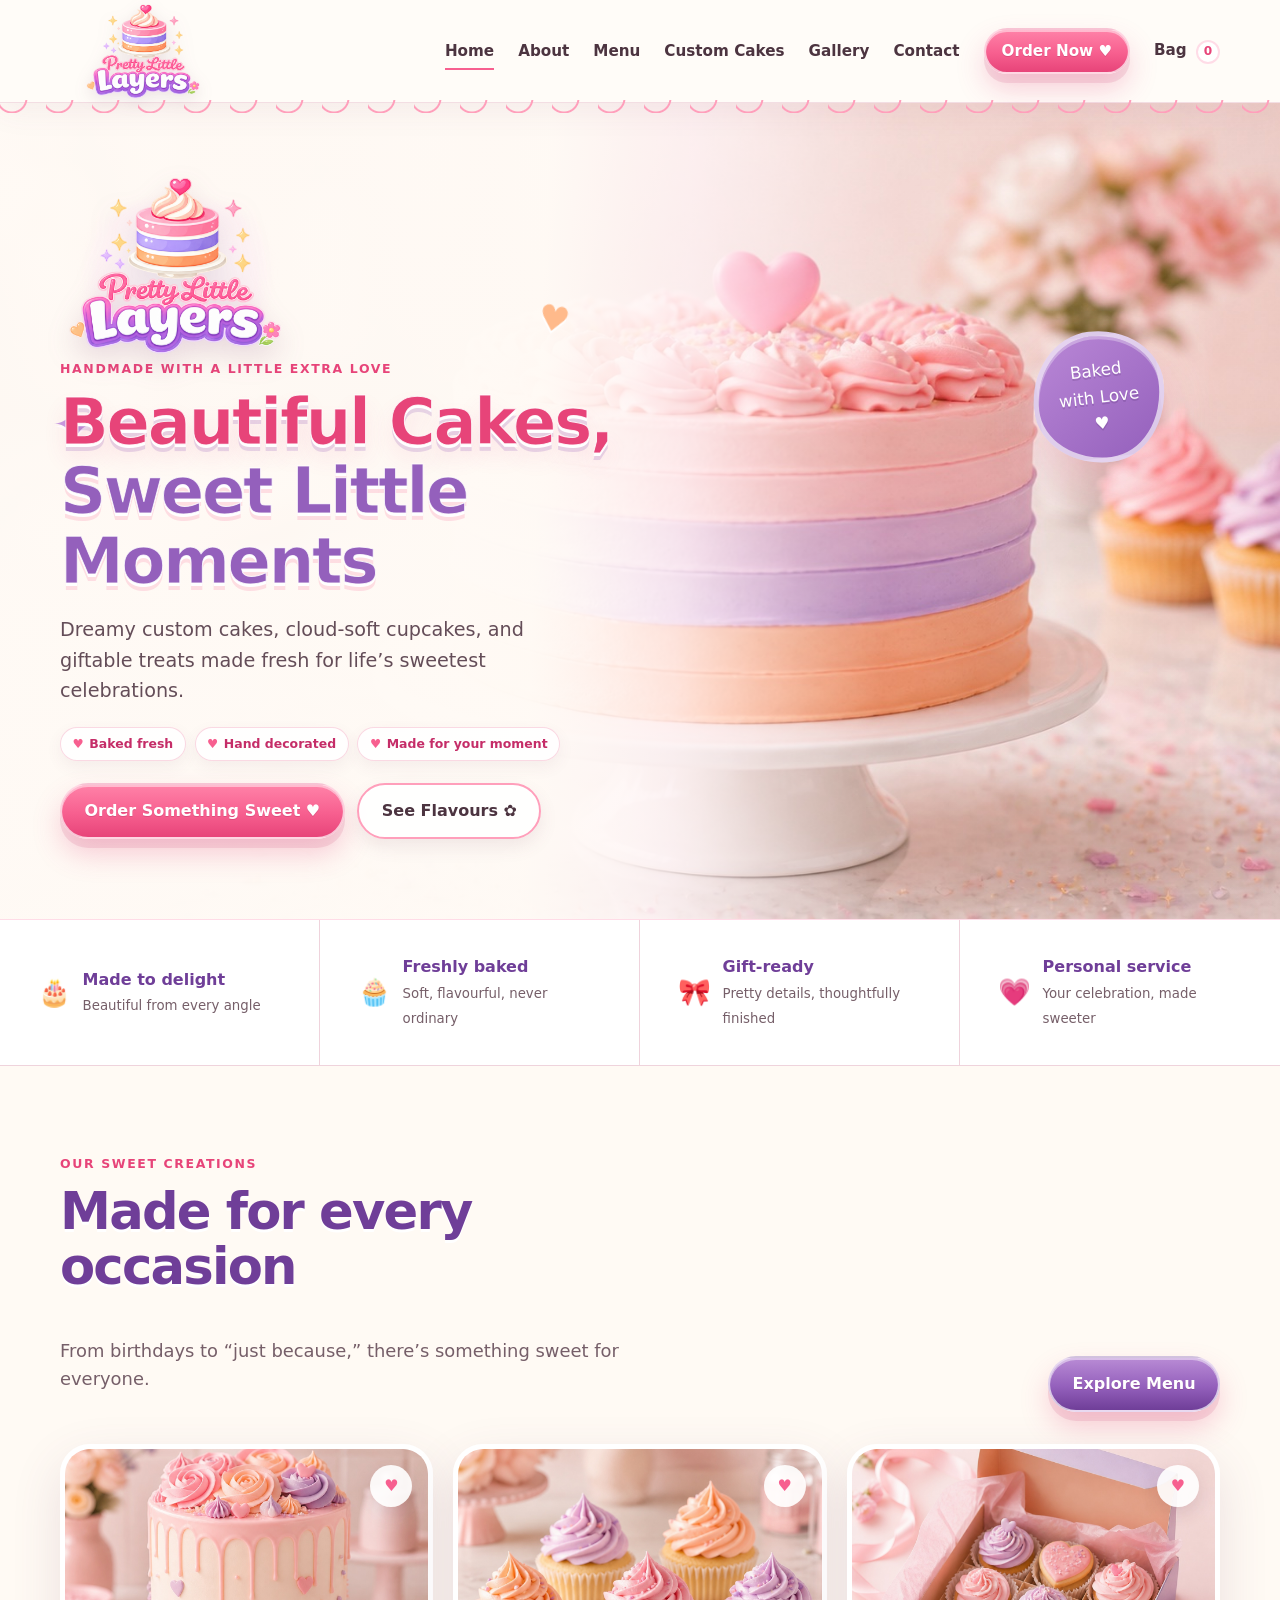
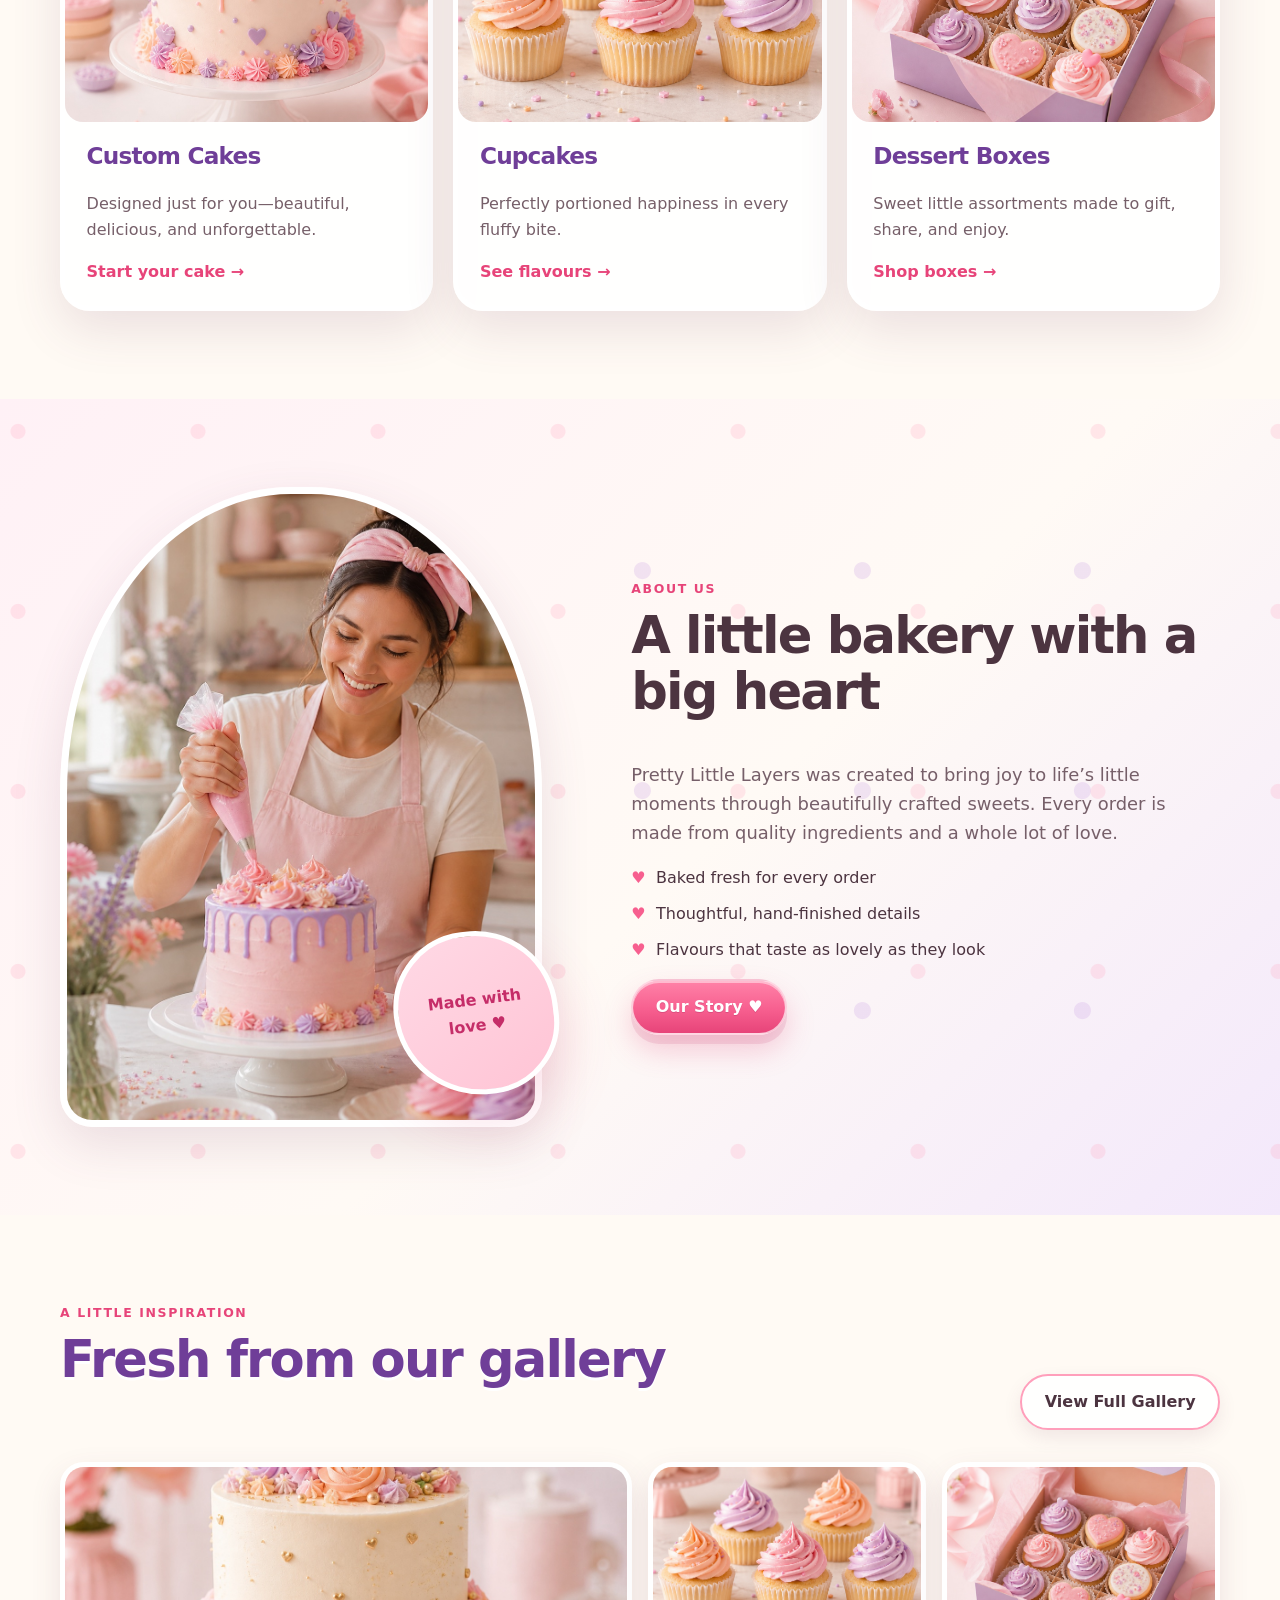
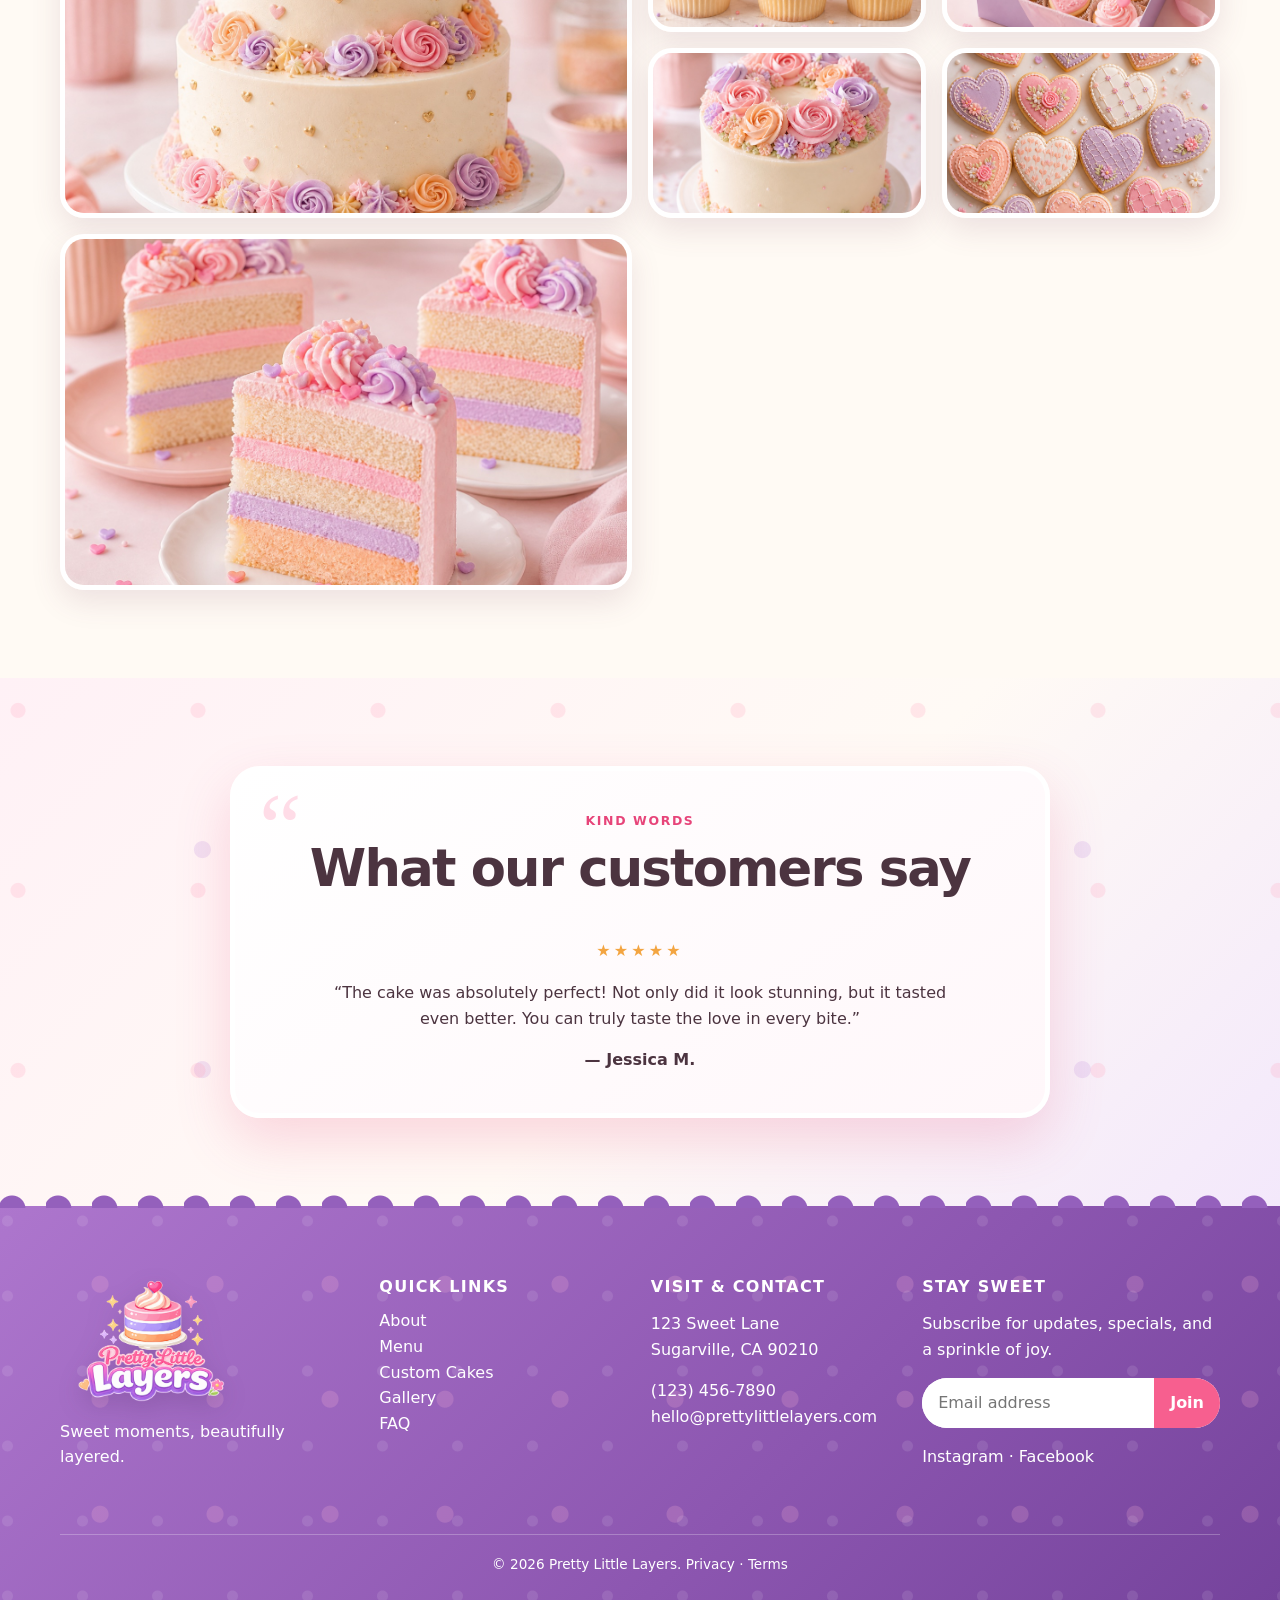
<file: index.html>
<!doctype html><html lang="en"><head>
<meta charset="utf-8"><meta name="viewport" content="width=device-width,initial-scale=1"><meta name="theme-color" content="#f75f8f">
<title>Pretty Little Layers | Custom Cakes & Sweet Treats</title>
<meta name="description" content="Pretty Little Layers creates joyful custom cakes, pastel cupcakes and gift-ready dessert boxes for life’s sweetest celebrations.">
<link rel="canonical" href="https://prettylittlelayers.ca/"><link rel="icon" href="assets/images/favicon-placeholder.png"><link rel="apple-touch-icon" href="assets/images/apple-touch-icon-placeholder.png"><link rel="stylesheet" href="assets/css/styles.css">
<meta property="og:type" content="website"><meta property="og:title" content="Pretty Little Layers | Beautiful Cakes, Sweet Little Moments"><meta property="og:description" content="Custom cakes, cupcakes and treats made with love for life’s sweetest celebrations."><meta property="og:url" content="https://prettylittlelayers.ca/"><meta property="og:image" content="https://prettylittlelayers.ca/assets/images/og-social-preview-placeholder.jpg"><meta name="twitter:card" content="summary_large_image"><meta name="twitter:title" content="Pretty Little Layers"><meta name="twitter:description" content="Beautiful cakes, sweet little moments."><meta name="twitter:image" content="https://prettylittlelayers.ca/assets/images/og-social-preview-placeholder.jpg">
<script type="application/ld+json">{"@context":"https://schema.org","@type":["Bakery","LocalBusiness"],"name":"Pretty Little Layers","url":"https://prettylittlelayers.ca/","logo":"https://prettylittlelayers.ca/assets/images/logo-pretty-little-layers-placeholder.png","image":"https://prettylittlelayers.ca/assets/images/hero-cake-placeholder.jpg","description":"Custom cakes, cupcakes and dessert boxes for celebrations.","telephone":"+1-123-456-7890","email":"hello@prettylittlelayers.com","address":{"@type":"PostalAddress","streetAddress":"123 Sweet Lane","addressLocality":"Sugarville","addressRegion":"CA","postalCode":"90210","addressCountry":"US"},"priceRange":"$$","openingHours":["Tu-Fr 10:00-18:00","Sa 09:00-16:00"],"sameAs":["https://instagram.com/prettylittlelayers","https://facebook.com/prettylittlelayers"]}</script>
</head><body><a class="skip-link" href="#main">Skip to content</a>
<header class="site-header"><div class="container nav-wrap"><a class="brand" href="index.html" aria-label="Pretty Little Layers home"><img src="assets/images/logo-pretty-little-layers-placeholder.png" width="1000" height="666" alt="Pretty Little Layers logo"></a><button class="menu-toggle" type="button" aria-expanded="false" aria-controls="site-nav">☰</button><nav class="site-nav" id="site-nav" aria-label="Primary"><a aria-current="page" href="index.html">Home</a><a href="about.html">About</a><a href="menu.html">Menu</a><a href="custom-cakes.html">Custom Cakes</a><a href="gallery.html">Gallery</a><a href="contact.html">Contact</a><a class="btn btn--small" href="shop.html">Order Now ♥</a><a class="cart-link" href="cart.html" aria-label="Shopping cart">Bag <span class="cart-count" data-cart-count>0</span></a></nav></div></header>
<main id="main"><section class="hero"><div class="container"><div class="hero-content"><div class="hero-logo-shell"><img class="hero-logo" src="assets/images/logo-pretty-little-layers-placeholder.png" width="1000" height="666" alt="Pretty Little Layers"></div><p class="eyebrow">Handmade with a little extra love</p><h1><span class="display-gradient">Beautiful Cakes,</span><br><span class="text-lavender">Sweet Little Moments</span></h1><p class="lede">Dreamy custom cakes, cloud-soft cupcakes, and giftable treats made fresh for life’s sweetest celebrations.</p><ul class="hero-points" aria-label="Why customers choose us"><li>Baked fresh</li><li>Hand decorated</li><li>Made for your moment</li></ul><div class="cluster"><a class="btn" href="shop.html">Order Something Sweet ♥</a><a class="btn btn--secondary" href="menu.html">See Flavours ✿</a></div></div></div><div class="hero-badge">Baked<br>with Love<br>♥</div></section><section class="sweet-proof" aria-label="Bakery benefits"><div><span aria-hidden="true">🎂</span><p><strong>Made to delight</strong><small>Beautiful from every angle</small></p></div><div><span aria-hidden="true">🧁</span><p><strong>Freshly baked</strong><small>Soft, flavourful, never ordinary</small></p></div><div><span aria-hidden="true">🎀</span><p><strong>Gift-ready</strong><small>Pretty details, thoughtfully finished</small></p></div><div><span aria-hidden="true">💗</span><p><strong>Personal service</strong><small>Your celebration, made sweeter</small></p></div></section>
<section class="section"><div class="container"><div class="section-heading"><div><p class="eyebrow">Our sweet creations</p><h2>Made for every occasion</h2><p class="lede">From birthdays to “just because,” there’s something sweet for everyone.</p></div><a class="btn btn--lavender" href="menu.html">Explore Menu</a></div><div class="cards"><article class="card"><img src="assets/images/custom-cakes-card-placeholder.jpg" width="1024" height="1024" loading="lazy" alt="Tall pastel custom cake with pink drip icing and piped flowers"><div class="card-body"><h3>Custom Cakes</h3><p>Designed just for you—beautiful, delicious, and unforgettable.</p><a class="card-link" href="custom-cakes.html">Start your cake →</a></div></article><article class="card"><img src="assets/images/cupcakes-card-placeholder.jpg" width="1024" height="1024" loading="lazy" alt="Vanilla cupcakes with pink, peach and lavender buttercream"><div class="card-body"><h3>Cupcakes</h3><p>Perfectly portioned happiness in every fluffy bite.</p><a class="card-link" href="menu.html#cupcakes">See flavours →</a></div></article><article class="card"><img src="assets/images/dessert-box-card-placeholder.jpg" width="1024" height="1024" loading="lazy" alt="Open lavender gift box filled with miniature baked treats"><div class="card-body"><h3>Dessert Boxes</h3><p>Sweet little assortments made to gift, share, and enjoy.</p><a class="card-link" href="shop.html">Shop boxes →</a></div></article></div></div></section>
<section class="section section--soft"><div class="container about-grid"><div class="about-photo"><img src="assets/images/baker-about-placeholder.jpg" width="1024" height="1536" loading="lazy" alt="Pretty Little Layers baker piping a pastel celebration cake"></div><div><p class="eyebrow">About us</p><h2>A little bakery with a big heart</h2><p class="lede">Pretty Little Layers was created to bring joy to life’s little moments through beautifully crafted sweets. Every order is made from quality ingredients and a whole lot of love.</p><ul class="check-list"><li>Baked fresh for every order</li><li>Thoughtful, hand-finished details</li><li>Flavours that taste as lovely as they look</li></ul><a class="btn" href="about.html">Our Story ♥</a></div></div></section>
<section class="section"><div class="container"><div class="section-heading"><div><p class="eyebrow">A little inspiration</p><h2>Fresh from our gallery</h2></div><a class="btn btn--secondary" href="gallery.html">View Full Gallery</a></div><div class="gallery-grid"><figure><img src="assets/images/gallery-cake-01-placeholder.jpg" width="1024" height="1024" loading="lazy" alt="Two-tier ivory cake decorated with pastel flowers"></figure><figure><img src="assets/images/gallery-cake-02-placeholder.jpg" width="1024" height="1024" loading="lazy" alt="Pastel buttercream cupcakes"></figure><figure><img src="assets/images/gallery-dessert-box-03-placeholder.jpg" width="1024" height="1024" loading="lazy" alt="Gift box filled with cupcakes and cookies"></figure><figure><img src="assets/images/gallery-cake-04-placeholder.jpg" width="1024" height="1024" loading="lazy" alt="Celebration cake topped with piped roses"></figure><figure><img src="assets/images/gallery-cookies-05-placeholder.jpg" width="1024" height="1024" loading="lazy" alt="Decorated heart-shaped sugar cookies"></figure><figure><img src="assets/images/gallery-slices-06-placeholder.jpg" width="1024" height="1024" loading="lazy" alt="Pastel layer cake slices"></figure></div></div></section>
<section class="section section--soft"><div class="narrow"><div class="quote"><p class="eyebrow">Kind words</p><h2>What our customers say</h2><p class="stars" aria-label="Five stars">★★★★★</p><blockquote>“The cake was absolutely perfect! Not only did it look stunning, but it tasted even better. You can truly taste the love in every bite.”</blockquote><strong>— Jessica M.</strong></div></div></section></main>
<footer class="site-footer"><div class="container footer-grid"><div class="footer-brand"><img src="assets/images/logo-pretty-little-layers-placeholder.png" width="1000" height="666" alt=""><p>Sweet moments, beautifully layered.</p></div><div><h2>Quick links</h2><ul><li><a href="about.html">About</a></li><li><a href="menu.html">Menu</a></li><li><a href="custom-cakes.html">Custom Cakes</a></li><li><a href="gallery.html">Gallery</a></li><li><a href="faq.html">FAQ</a></li></ul></div><div><h2>Visit & contact</h2><p>123 Sweet Lane<br>Sugarville, CA 90210</p><p><a href="tel:+11234567890">(123) 456-7890</a><br><a href="mailto:hello@prettylittlelayers.com">hello@prettylittlelayers.com</a></p></div><div><h2>Stay sweet</h2><p>Subscribe for updates, specials, and a sprinkle of joy.</p><form class="newsletter"><label class="skip-link" for="home-email">Email address</label><input id="home-email" type="email" placeholder="Email address" required><button type="submit">Join</button></form><p><a href="https://instagram.com/prettylittlelayers">Instagram</a> · <a href="https://facebook.com/prettylittlelayers">Facebook</a></p></div></div><div class="container footer-bottom">© <span data-year></span> Pretty Little Layers. <a href="privacy.html">Privacy</a> · <a href="terms.html">Terms</a></div></footer>
<script src="assets/js/main.js" defer></script><script src="assets/js/store.js" defer></script></body></html>
</file>
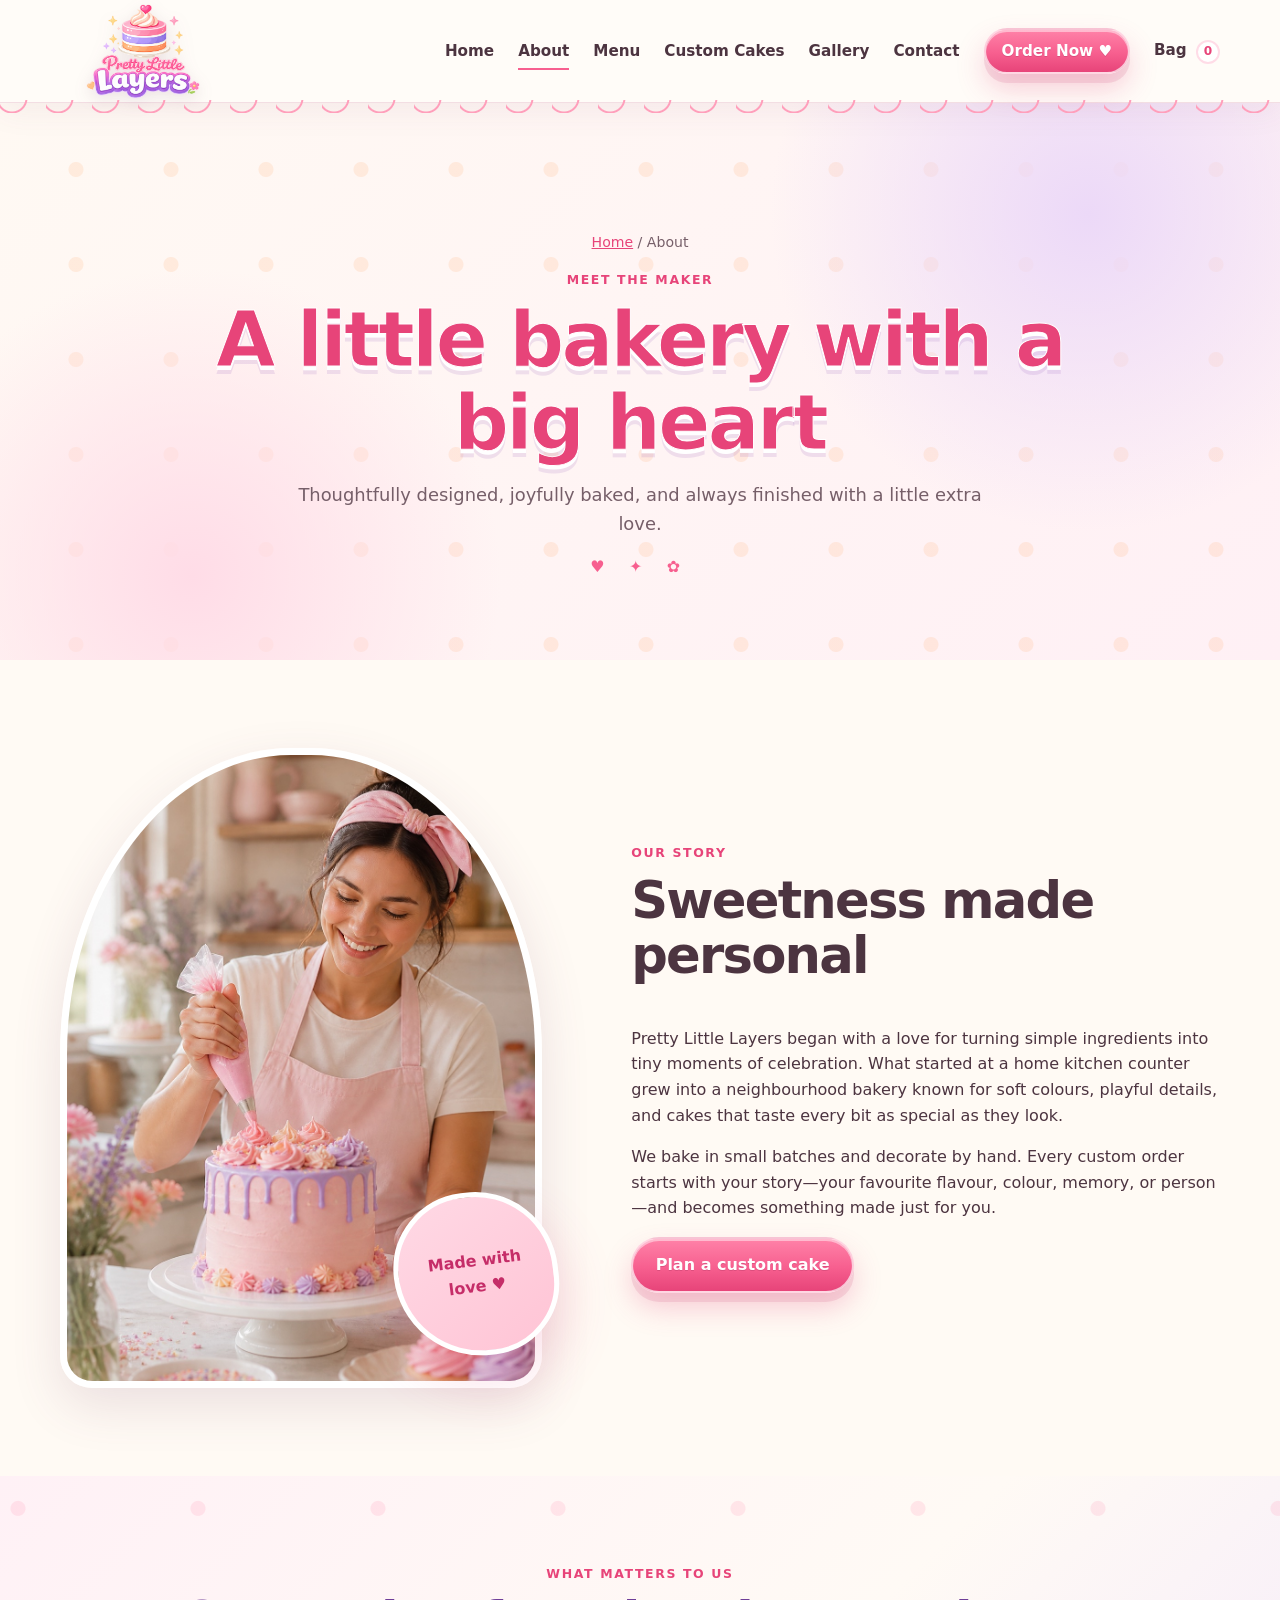
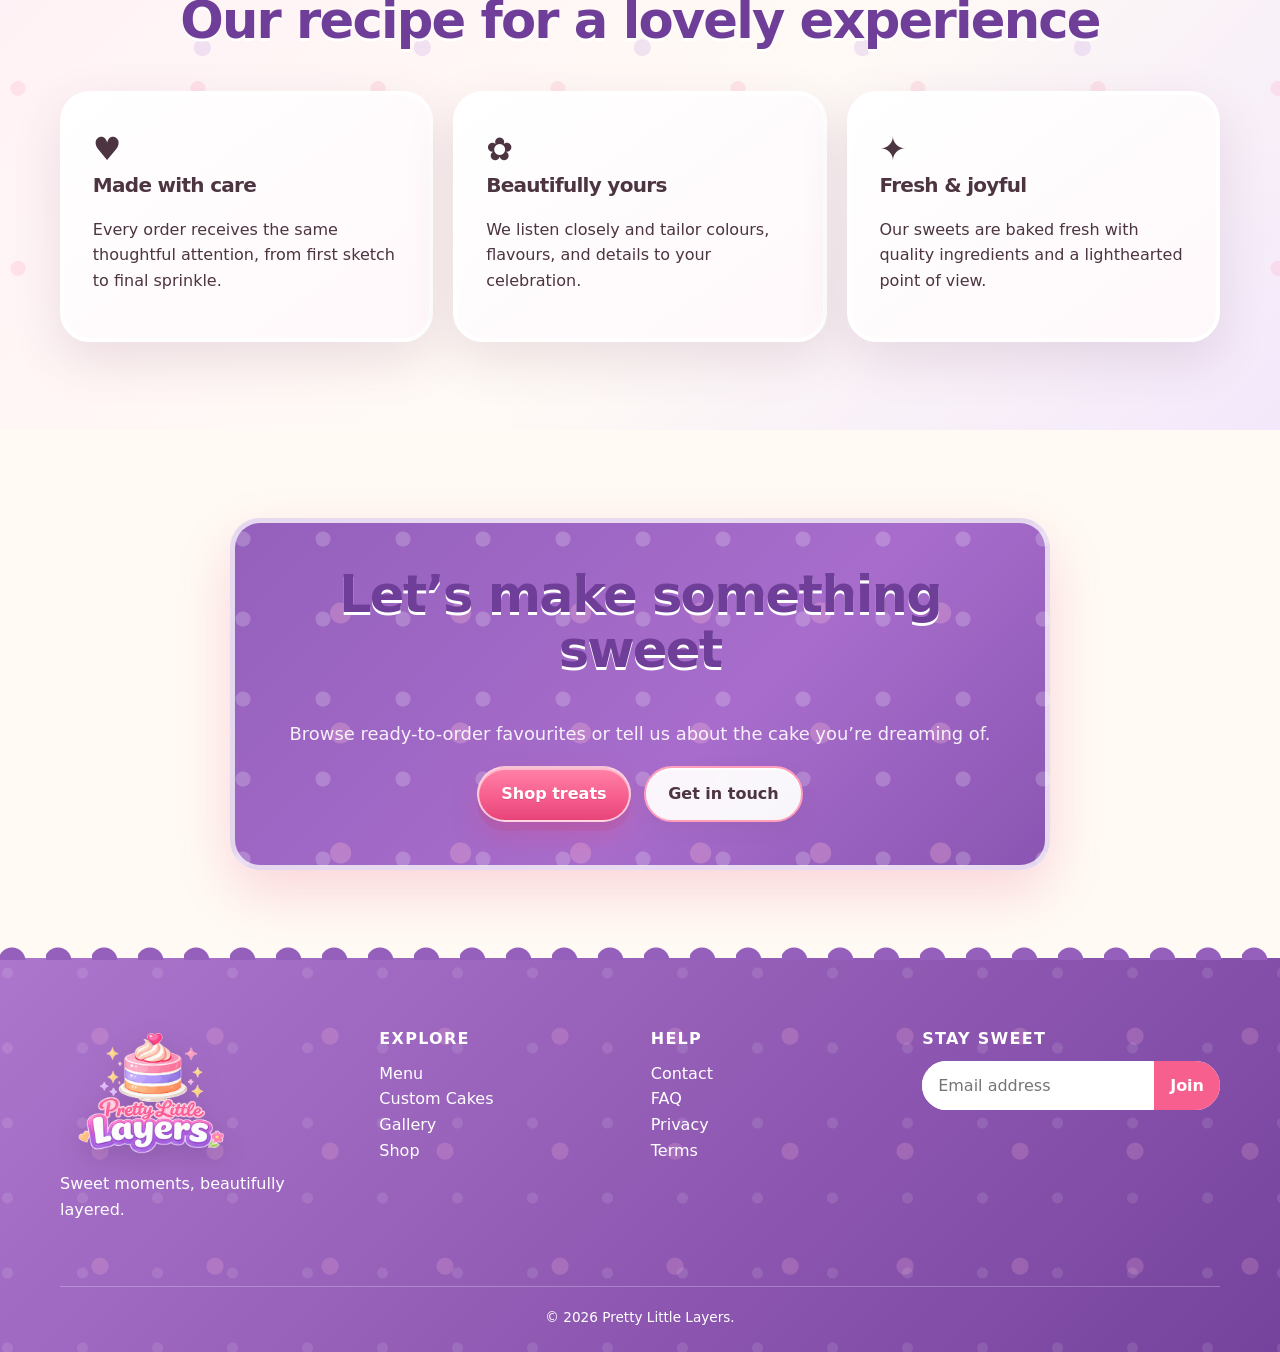
<file: about.html>
<!doctype html><html lang="en"><head><meta charset="utf-8"><meta name="viewport" content="width=device-width,initial-scale=1"><meta name="theme-color" content="#f75f8f"><title>Our Story | Pretty Little Layers Bakery</title><meta name="description" content="Meet the heart behind Pretty Little Layers and discover our approach to joyful, handcrafted cakes and sweets."><link rel="canonical" href="https://prettylittlelayers.ca/about.html"><link rel="icon" href="assets/images/favicon-placeholder.png"><link rel="apple-touch-icon" href="assets/images/apple-touch-icon-placeholder.png"><link rel="stylesheet" href="assets/css/styles.css"><meta property="og:type" content="website"><meta property="og:title" content="Our Story | Pretty Little Layers"><meta property="og:description" content="A little bakery with a big heart."><meta property="og:image" content="https://prettylittlelayers.ca/assets/images/baker-about-placeholder.jpg"><meta name="twitter:card" content="summary_large_image"><script type="application/ld+json">{"@context":"https://schema.org","@type":"BreadcrumbList","itemListElement":[{"@type":"ListItem","position":1,"name":"Home","item":"https://prettylittlelayers.ca/"},{"@type":"ListItem","position":2,"name":"About","item":"https://prettylittlelayers.ca/about.html"}]}</script></head><body><a class="skip-link" href="#main">Skip to content</a>
<header class="site-header"><div class="container nav-wrap"><a class="brand" href="index.html"><img src="assets/images/logo-pretty-little-layers-placeholder.png" width="1000" height="666" alt="Pretty Little Layers home"></a><button class="menu-toggle" type="button" aria-expanded="false" aria-controls="site-nav">☰</button><nav class="site-nav" id="site-nav"><a href="index.html">Home</a><a aria-current="page" href="about.html">About</a><a href="menu.html">Menu</a><a href="custom-cakes.html">Custom Cakes</a><a href="gallery.html">Gallery</a><a href="contact.html">Contact</a><a class="btn btn--small" href="shop.html">Order Now ♥</a><a href="cart.html">Bag <span class="cart-count" data-cart-count>0</span></a></nav></div></header>
<main id="main"><section class="page-hero"><div class="container"><div class="breadcrumbs"><a href="index.html">Home</a> / About</div><p class="eyebrow">Meet the maker</p><h1>A little bakery with a big heart</h1><p class="lede">Thoughtfully designed, joyfully baked, and always finished with a little extra love.</p></div></section><section class="section"><div class="container about-grid"><div class="about-photo"><img src="assets/images/baker-about-placeholder.jpg" width="1024" height="1536" alt="Baker smiling while decorating a pastel cake"></div><div><p class="eyebrow">Our story</p><h2>Sweetness made personal</h2><p>Pretty Little Layers began with a love for turning simple ingredients into tiny moments of celebration. What started at a home kitchen counter grew into a neighbourhood bakery known for soft colours, playful details, and cakes that taste every bit as special as they look.</p><p>We bake in small batches and decorate by hand. Every custom order starts with your story—your favourite flavour, colour, memory, or person—and becomes something made just for you.</p><a class="btn" href="custom-cakes.html">Plan a custom cake</a></div></div></section><section class="section section--soft"><div class="container"><div class="center"><p class="eyebrow">What matters to us</p><h2>Our recipe for a lovely experience</h2></div><div class="values"><article class="value"><div class="value-icon">♥</div><h3>Made with care</h3><p>Every order receives the same thoughtful attention, from first sketch to final sprinkle.</p></article><article class="value"><div class="value-icon">✿</div><h3>Beautifully yours</h3><p>We listen closely and tailor colours, flavours, and details to your celebration.</p></article><article class="value"><div class="value-icon">✦</div><h3>Fresh & joyful</h3><p>Our sweets are baked fresh with quality ingredients and a lighthearted point of view.</p></article></div></div></section><section class="section"><div class="narrow callout center"><h2>Let’s make something sweet</h2><p class="lede">Browse ready-to-order favourites or tell us about the cake you’re dreaming of.</p><div class="cluster cluster--center"><a class="btn" href="shop.html">Shop treats</a><a class="btn btn--secondary" href="contact.html">Get in touch</a></div></div></section></main>
<footer class="site-footer"><div class="container footer-grid"><div class="footer-brand"><img src="assets/images/logo-pretty-little-layers-placeholder.png" alt=""><p>Sweet moments, beautifully layered.</p></div><div><h2>Explore</h2><ul><li><a href="menu.html">Menu</a></li><li><a href="custom-cakes.html">Custom Cakes</a></li><li><a href="gallery.html">Gallery</a></li><li><a href="shop.html">Shop</a></li></ul></div><div><h2>Help</h2><ul><li><a href="contact.html">Contact</a></li><li><a href="faq.html">FAQ</a></li><li><a href="privacy.html">Privacy</a></li><li><a href="terms.html">Terms</a></li></ul></div><div><h2>Stay sweet</h2><form class="newsletter"><input aria-label="Email address" type="email" placeholder="Email address" required><button>Join</button></form></div></div><div class="container footer-bottom">© <span data-year></span> Pretty Little Layers.</div></footer><script src="assets/js/main.js" defer></script><script src="assets/js/store.js" defer></script></body></html>
</file>
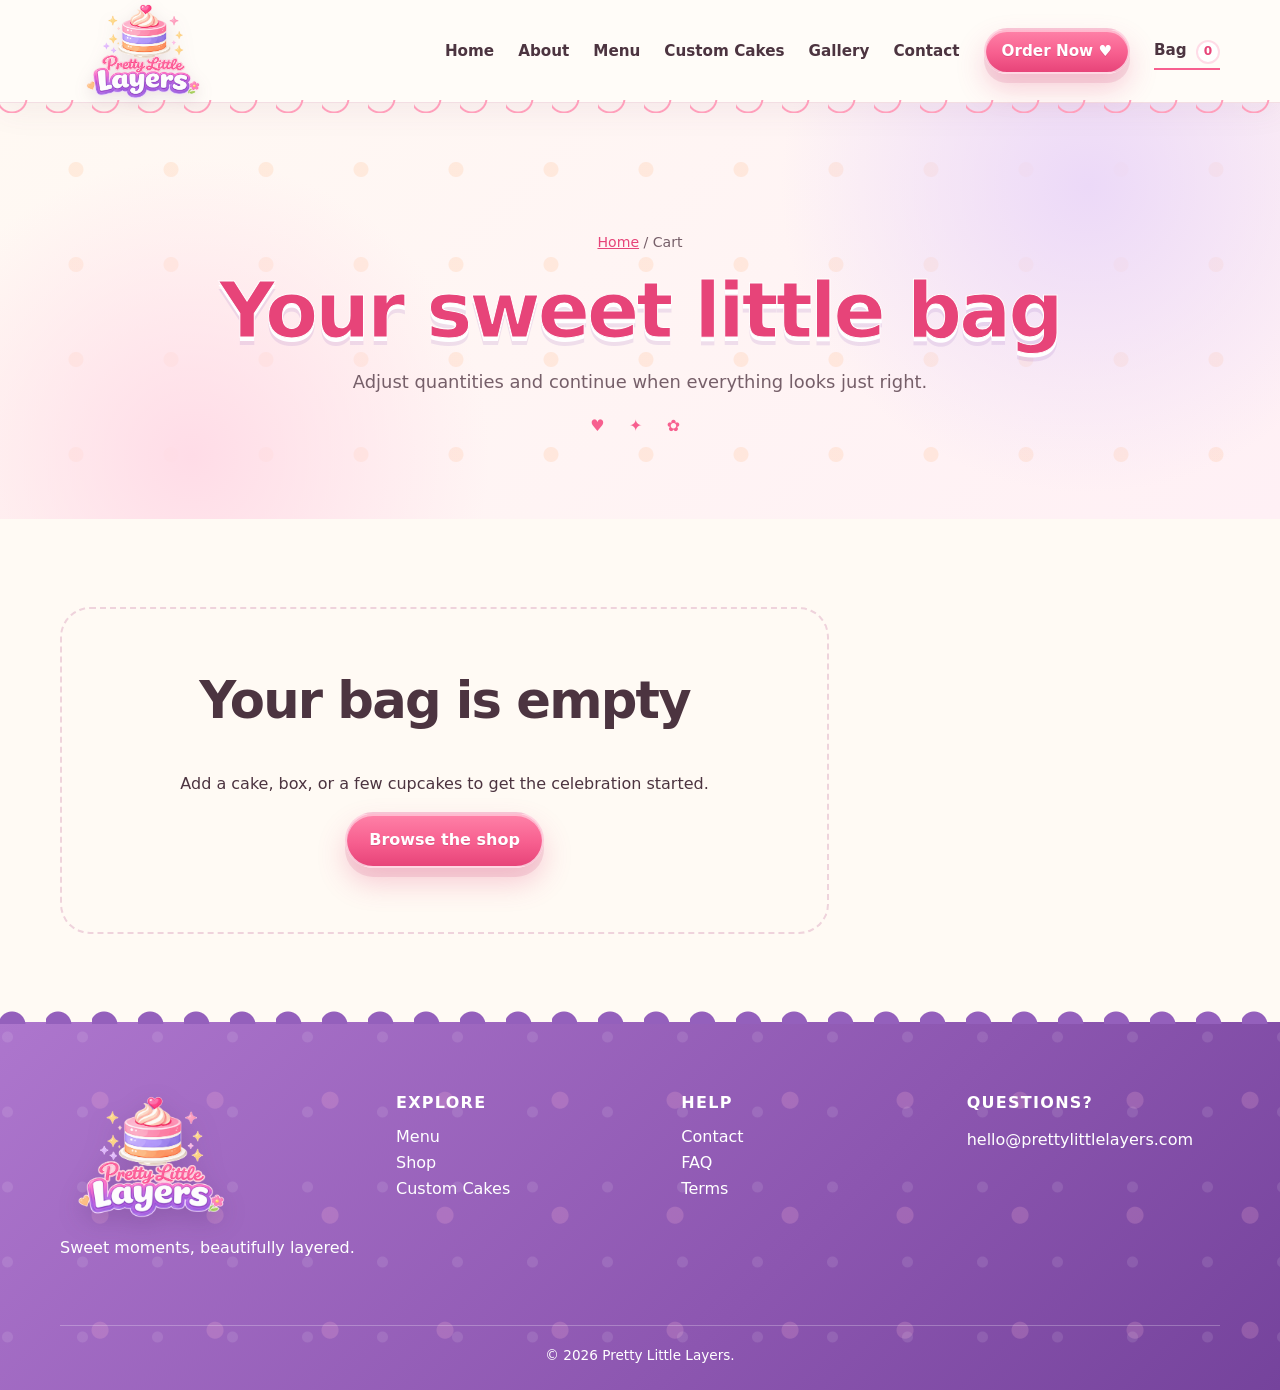
<file: cart.html>
<!doctype html><html lang="en"><head><meta charset="utf-8"><meta name="viewport" content="width=device-width,initial-scale=1"><meta name="theme-color" content="#f75f8f"><title>Your Cart | Pretty Little Layers</title><meta name="description" content="Review your Pretty Little Layers cake and dessert order, adjust quantities, and continue to mock checkout."><meta name="robots" content="noindex,follow"><link rel="canonical" href="https://prettylittlelayers.ca/cart.html"><link rel="icon" href="assets/images/favicon-placeholder.png"><link rel="apple-touch-icon" href="assets/images/apple-touch-icon-placeholder.png"><link rel="stylesheet" href="assets/css/styles.css"></head><body><a class="skip-link" href="#main">Skip to content</a><header class="site-header"><div class="container nav-wrap"><a class="brand" href="index.html"><img src="assets/images/logo-pretty-little-layers-placeholder.png" width="1000" height="666" alt="Pretty Little Layers home"></a><button class="menu-toggle" type="button" aria-expanded="false" aria-controls="site-nav">☰</button><nav class="site-nav" id="site-nav"><a href="index.html">Home</a><a href="about.html">About</a><a href="menu.html">Menu</a><a href="custom-cakes.html">Custom Cakes</a><a href="gallery.html">Gallery</a><a href="contact.html">Contact</a><a class="btn btn--small" href="shop.html">Order Now ♥</a><a aria-current="page" href="cart.html">Bag <span class="cart-count" data-cart-count>0</span></a></nav></div></header><main id="main"><section class="page-hero"><div class="container"><div class="breadcrumbs"><a href="index.html">Home</a> / Cart</div><h1>Your sweet little bag</h1><p class="lede">Adjust quantities and continue when everything looks just right.</p></div></section><section class="section"><div class="container cart-layout"><div><div class="cart-items" data-cart-items></div><div class="empty-state" data-cart-empty hidden><h2>Your bag is empty</h2><p>Add a cake, box, or a few cupcakes to get the celebration started.</p><a class="btn" href="shop.html">Browse the shop</a></div></div><aside class="summary" data-cart-summary><h2>Order summary</h2><div class="summary-row"><span>Subtotal</span><strong data-subtotal>$0.00</strong></div><p class="field-help">Delivery or pickup details are calculated at checkout.</p><a class="btn btn--block" href="checkout.html">Continue to checkout</a><p class="center"><a href="shop.html">Keep shopping</a></p></aside></div></section></main><footer class="site-footer"><div class="container footer-grid"><div class="footer-brand"><img src="assets/images/logo-pretty-little-layers-placeholder.png" alt=""><p>Sweet moments, beautifully layered.</p></div><div><h2>Explore</h2><ul><li><a href="menu.html">Menu</a></li><li><a href="shop.html">Shop</a></li><li><a href="custom-cakes.html">Custom Cakes</a></li></ul></div><div><h2>Help</h2><ul><li><a href="contact.html">Contact</a></li><li><a href="faq.html">FAQ</a></li><li><a href="terms.html">Terms</a></li></ul></div><div><h2>Questions?</h2><p><a href="mailto:hello@prettylittlelayers.com">hello@prettylittlelayers.com</a></p></div></div><div class="container footer-bottom">© <span data-year></span> Pretty Little Layers.</div></footer><script src="assets/js/main.js" defer></script><script src="assets/js/store.js" defer></script></body></html>
</file>
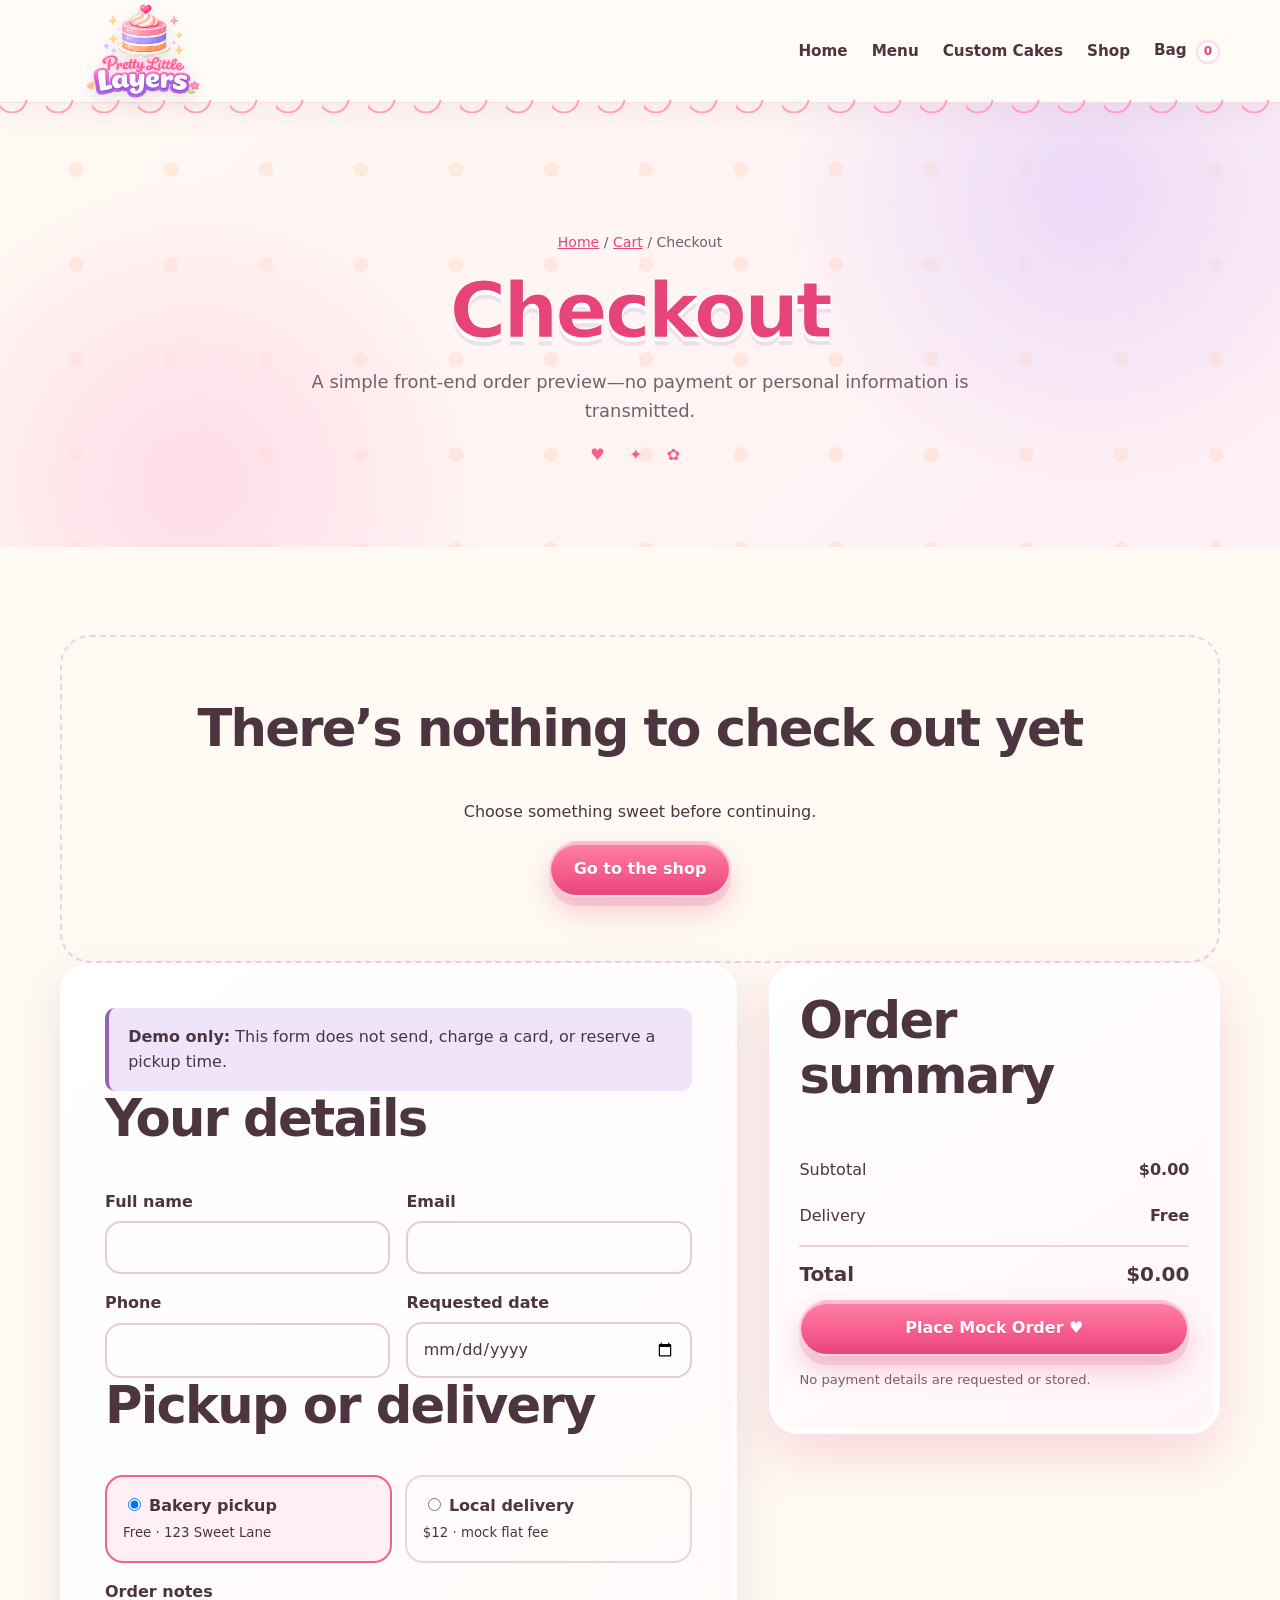
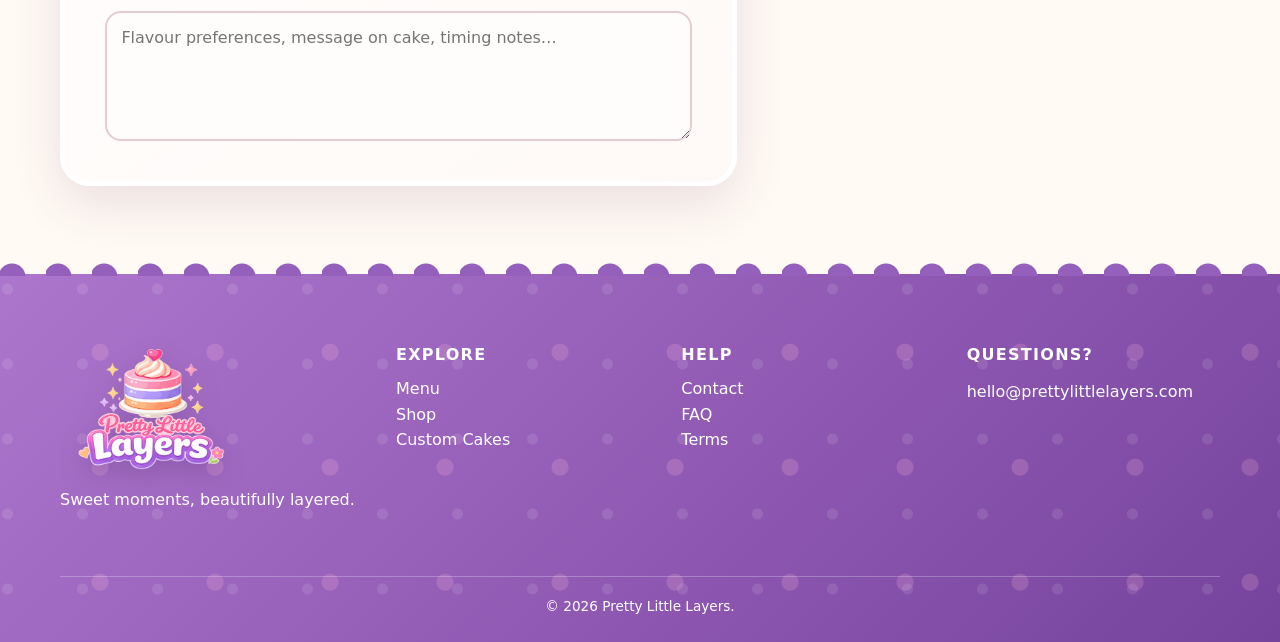
<file: checkout.html>
<!doctype html><html lang="en"><head><meta charset="utf-8"><meta name="viewport" content="width=device-width,initial-scale=1"><meta name="theme-color" content="#f75f8f"><title>Mock Checkout | Pretty Little Layers</title><meta name="description" content="Complete a demonstration pickup or local delivery order with Pretty Little Layers. No payment is collected."><meta name="robots" content="noindex,nofollow"><link rel="canonical" href="https://prettylittlelayers.ca/checkout.html"><link rel="icon" href="assets/images/favicon-placeholder.png"><link rel="apple-touch-icon" href="assets/images/apple-touch-icon-placeholder.png"><link rel="stylesheet" href="assets/css/styles.css"></head><body><a class="skip-link" href="#main">Skip to content</a><header class="site-header"><div class="container nav-wrap"><a class="brand" href="index.html"><img src="assets/images/logo-pretty-little-layers-placeholder.png" width="1000" height="666" alt="Pretty Little Layers home"></a><button class="menu-toggle" type="button" aria-expanded="false" aria-controls="site-nav">☰</button><nav class="site-nav" id="site-nav"><a href="index.html">Home</a><a href="menu.html">Menu</a><a href="custom-cakes.html">Custom Cakes</a><a href="shop.html">Shop</a><a href="cart.html">Bag <span class="cart-count" data-cart-count>0</span></a></nav></div></header><main id="main"><section class="page-hero"><div class="container"><div class="breadcrumbs"><a href="index.html">Home</a> / <a href="cart.html">Cart</a> / Checkout</div><h1>Checkout</h1><p class="lede">A simple front-end order preview—no payment or personal information is transmitted.</p></div></section><section class="section"><div class="container"><div class="empty-state" data-checkout-empty hidden><h2>There’s nothing to check out yet</h2><p>Choose something sweet before continuing.</p><a class="btn" href="shop.html">Go to the shop</a></div><form class="checkout-layout" data-checkout-form><div class="form-card"><div class="notice"><strong>Demo only:</strong> This form does not send, charge a card, or reserve a pickup time.</div><h2>Your details</h2><div class="form-grid"><div class="field"><label for="checkout-name">Full name</label><input id="checkout-name" name="name" autocomplete="name" required></div><div class="field"><label for="checkout-email">Email</label><input id="checkout-email" name="email" type="email" autocomplete="email" required></div><div class="field"><label for="checkout-phone">Phone</label><input id="checkout-phone" name="phone" type="tel" autocomplete="tel" required></div><div class="field"><label for="checkout-date">Requested date</label><input id="checkout-date" name="date" type="date" required></div></div><h2>Pickup or delivery</h2><div class="radio-cards"><label class="radio-card"><input type="radio" name="fulfilment" value="pickup" checked> <strong>Bakery pickup</strong><br><small>Free · 123 Sweet Lane</small></label><label class="radio-card"><input type="radio" name="fulfilment" value="delivery"> <strong>Local delivery</strong><br><small>$12 · mock flat fee</small></label></div><div data-delivery-address hidden style="margin-top:1rem"><div class="form-grid"><div class="field field--full"><label for="address">Street address</label><input id="address" name="address" autocomplete="street-address"></div><div class="field"><label for="city">City</label><input id="city" name="city" autocomplete="address-level2"></div><div class="field"><label for="postal">Postal / ZIP code</label><input id="postal" name="postal" autocomplete="postal-code"></div></div></div><div class="field" style="margin-top:1rem"><label for="notes">Order notes</label><textarea id="notes" name="notes" placeholder="Flavour preferences, message on cake, timing notes…"></textarea></div></div><aside class="summary"><h2>Order summary</h2><div data-checkout-items></div><div class="summary-row"><span>Subtotal</span><strong data-subtotal>$0.00</strong></div><div class="summary-row"><span>Delivery</span><strong data-delivery>Free</strong></div><div class="summary-row summary-row--total"><span>Total</span><strong data-total>$0.00</strong></div><button class="btn btn--block" type="submit">Place Mock Order ♥</button><p class="field-help">No payment details are requested or stored.</p></aside></form><div class="confirmation" data-confirmation><div class="confirmation-mark">✓</div><h2>Your mock order is confirmed!</h2><p>Demo order <strong data-confirmation-number></strong> has been created in this browser. No real order was sent and no payment was taken.</p><a class="btn" href="index.html">Back to home</a></div></div></section></main><footer class="site-footer"><div class="container footer-grid"><div class="footer-brand"><img src="assets/images/logo-pretty-little-layers-placeholder.png" alt=""><p>Sweet moments, beautifully layered.</p></div><div><h2>Explore</h2><ul><li><a href="menu.html">Menu</a></li><li><a href="shop.html">Shop</a></li><li><a href="custom-cakes.html">Custom Cakes</a></li></ul></div><div><h2>Help</h2><ul><li><a href="contact.html">Contact</a></li><li><a href="faq.html">FAQ</a></li><li><a href="terms.html">Terms</a></li></ul></div><div><h2>Questions?</h2><p><a href="mailto:hello@prettylittlelayers.com">hello@prettylittlelayers.com</a></p></div></div><div class="container footer-bottom">© <span data-year></span> Pretty Little Layers.</div></footer><script src="assets/js/main.js" defer></script><script src="assets/js/store.js" defer></script></body></html>
</file>
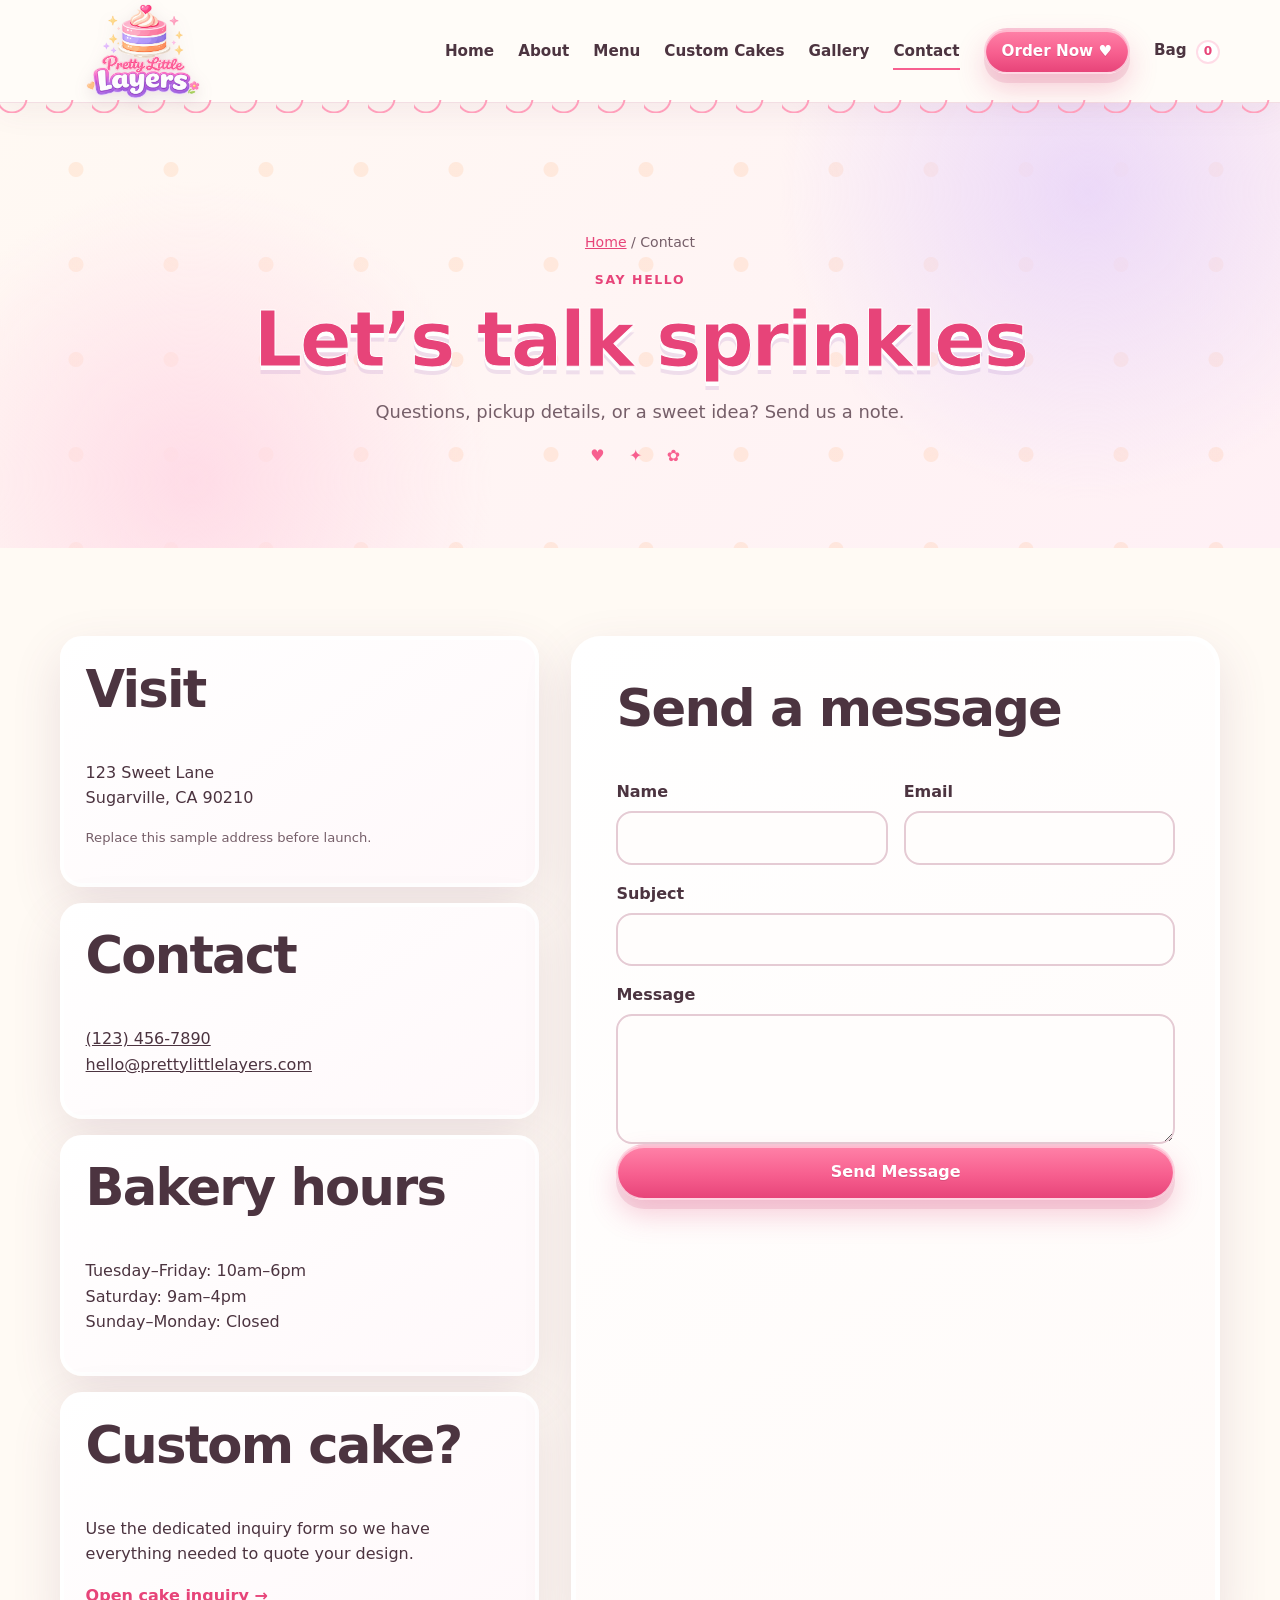
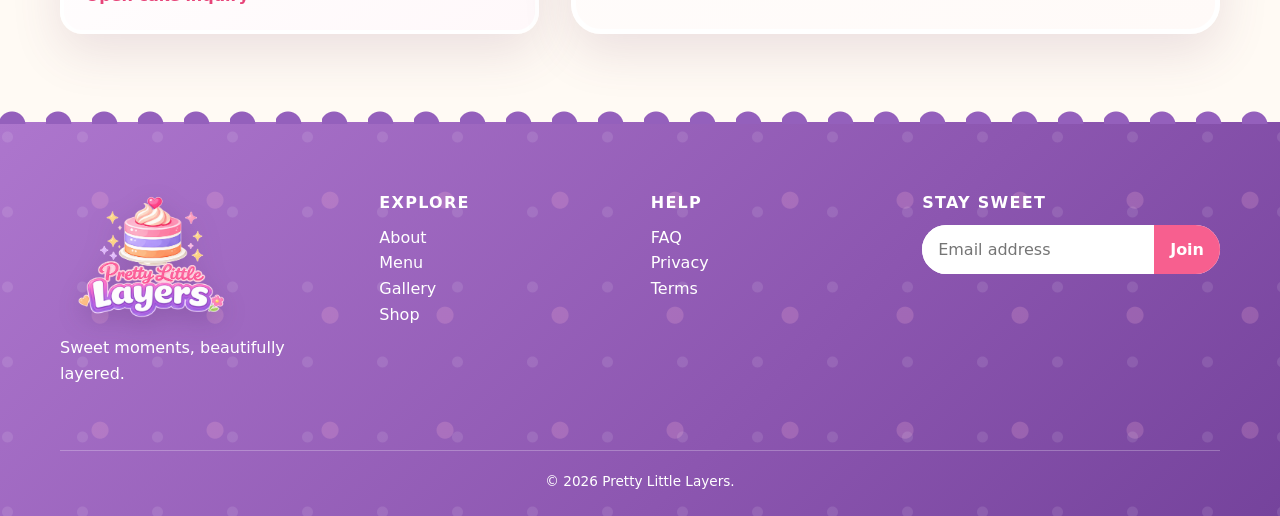
<file: contact.html>
<!doctype html><html lang="en"><head><meta charset="utf-8"><meta name="viewport" content="width=device-width,initial-scale=1"><meta name="theme-color" content="#f75f8f"><title>Contact Pretty Little Layers Bakery</title><meta name="description" content="Contact Pretty Little Layers for bakery questions, pickup details and celebration planning."><link rel="canonical" href="https://prettylittlelayers.ca/contact.html"><link rel="icon" href="assets/images/favicon-placeholder.png"><link rel="apple-touch-icon" href="assets/images/apple-touch-icon-placeholder.png"><link rel="stylesheet" href="assets/css/styles.css"><meta property="og:type" content="website"><meta property="og:title" content="Contact Pretty Little Layers"><meta property="og:description" content="We’d love to hear about your sweet celebration."><meta property="og:image" content="https://prettylittlelayers.ca/assets/images/hero-cake-placeholder.jpg"><meta name="twitter:card" content="summary_large_image"><script type="application/ld+json">{"@context":"https://schema.org","@type":"BreadcrumbList","itemListElement":[{"@type":"ListItem","position":1,"name":"Home","item":"https://prettylittlelayers.ca/"},{"@type":"ListItem","position":2,"name":"Contact","item":"https://prettylittlelayers.ca/contact.html"}]}</script></head><body><a class="skip-link" href="#main">Skip to content</a><header class="site-header"><div class="container nav-wrap"><a class="brand" href="index.html"><img src="assets/images/logo-pretty-little-layers-placeholder.png" width="1000" height="666" alt="Pretty Little Layers home"></a><button class="menu-toggle" type="button" aria-expanded="false" aria-controls="site-nav">☰</button><nav class="site-nav" id="site-nav"><a href="index.html">Home</a><a href="about.html">About</a><a href="menu.html">Menu</a><a href="custom-cakes.html">Custom Cakes</a><a href="gallery.html">Gallery</a><a aria-current="page" href="contact.html">Contact</a><a class="btn btn--small" href="shop.html">Order Now ♥</a><a href="cart.html">Bag <span class="cart-count" data-cart-count>0</span></a></nav></div></header><main id="main"><section class="page-hero"><div class="container"><div class="breadcrumbs"><a href="index.html">Home</a> / Contact</div><p class="eyebrow">Say hello</p><h1>Let’s talk sprinkles</h1><p class="lede">Questions, pickup details, or a sweet idea? Send us a note.</p></div></section><section class="section"><div class="container contact-grid"><div class="contact-cards"><article class="contact-card"><h2>Visit</h2><p>123 Sweet Lane<br>Sugarville, CA 90210</p><p class="field-help">Replace this sample address before launch.</p></article><article class="contact-card"><h2>Contact</h2><p><a href="tel:+11234567890">(123) 456-7890</a><br><a href="mailto:hello@prettylittlelayers.com">hello@prettylittlelayers.com</a></p></article><article class="contact-card"><h2>Bakery hours</h2><p>Tuesday–Friday: 10am–6pm<br>Saturday: 9am–4pm<br>Sunday–Monday: Closed</p></article><article class="contact-card"><h2>Custom cake?</h2><p>Use the dedicated inquiry form so we have everything needed to quote your design.</p><a class="card-link" href="custom-cakes.html#inquiry">Open cake inquiry →</a></article></div><form class="form-card" data-demo-form data-success="Thanks! Your demo message is complete. Connect this form before launch to receive it."><h2>Send a message</h2><div class="form-grid"><div class="field"><label for="contact-name">Name</label><input id="contact-name" name="name" autocomplete="name" required></div><div class="field"><label for="contact-email">Email</label><input id="contact-email" name="email" type="email" autocomplete="email" required></div><div class="field field--full"><label for="contact-subject">Subject</label><input id="contact-subject" name="subject" required></div><div class="field field--full"><label for="contact-message">Message</label><textarea id="contact-message" name="message" required></textarea></div></div><button class="btn btn--block" type="submit">Send Message</button><p class="form-status" role="status" aria-live="polite"></p></form></div></section></main><footer class="site-footer"><div class="container footer-grid"><div class="footer-brand"><img src="assets/images/logo-pretty-little-layers-placeholder.png" alt=""><p>Sweet moments, beautifully layered.</p></div><div><h2>Explore</h2><ul><li><a href="about.html">About</a></li><li><a href="menu.html">Menu</a></li><li><a href="gallery.html">Gallery</a></li><li><a href="shop.html">Shop</a></li></ul></div><div><h2>Help</h2><ul><li><a href="faq.html">FAQ</a></li><li><a href="privacy.html">Privacy</a></li><li><a href="terms.html">Terms</a></li></ul></div><div><h2>Stay sweet</h2><form class="newsletter"><input aria-label="Email address" type="email" placeholder="Email address" required><button>Join</button></form></div></div><div class="container footer-bottom">© <span data-year></span> Pretty Little Layers.</div></footer><script src="assets/js/main.js" defer></script><script src="assets/js/store.js" defer></script></body></html>
</file>
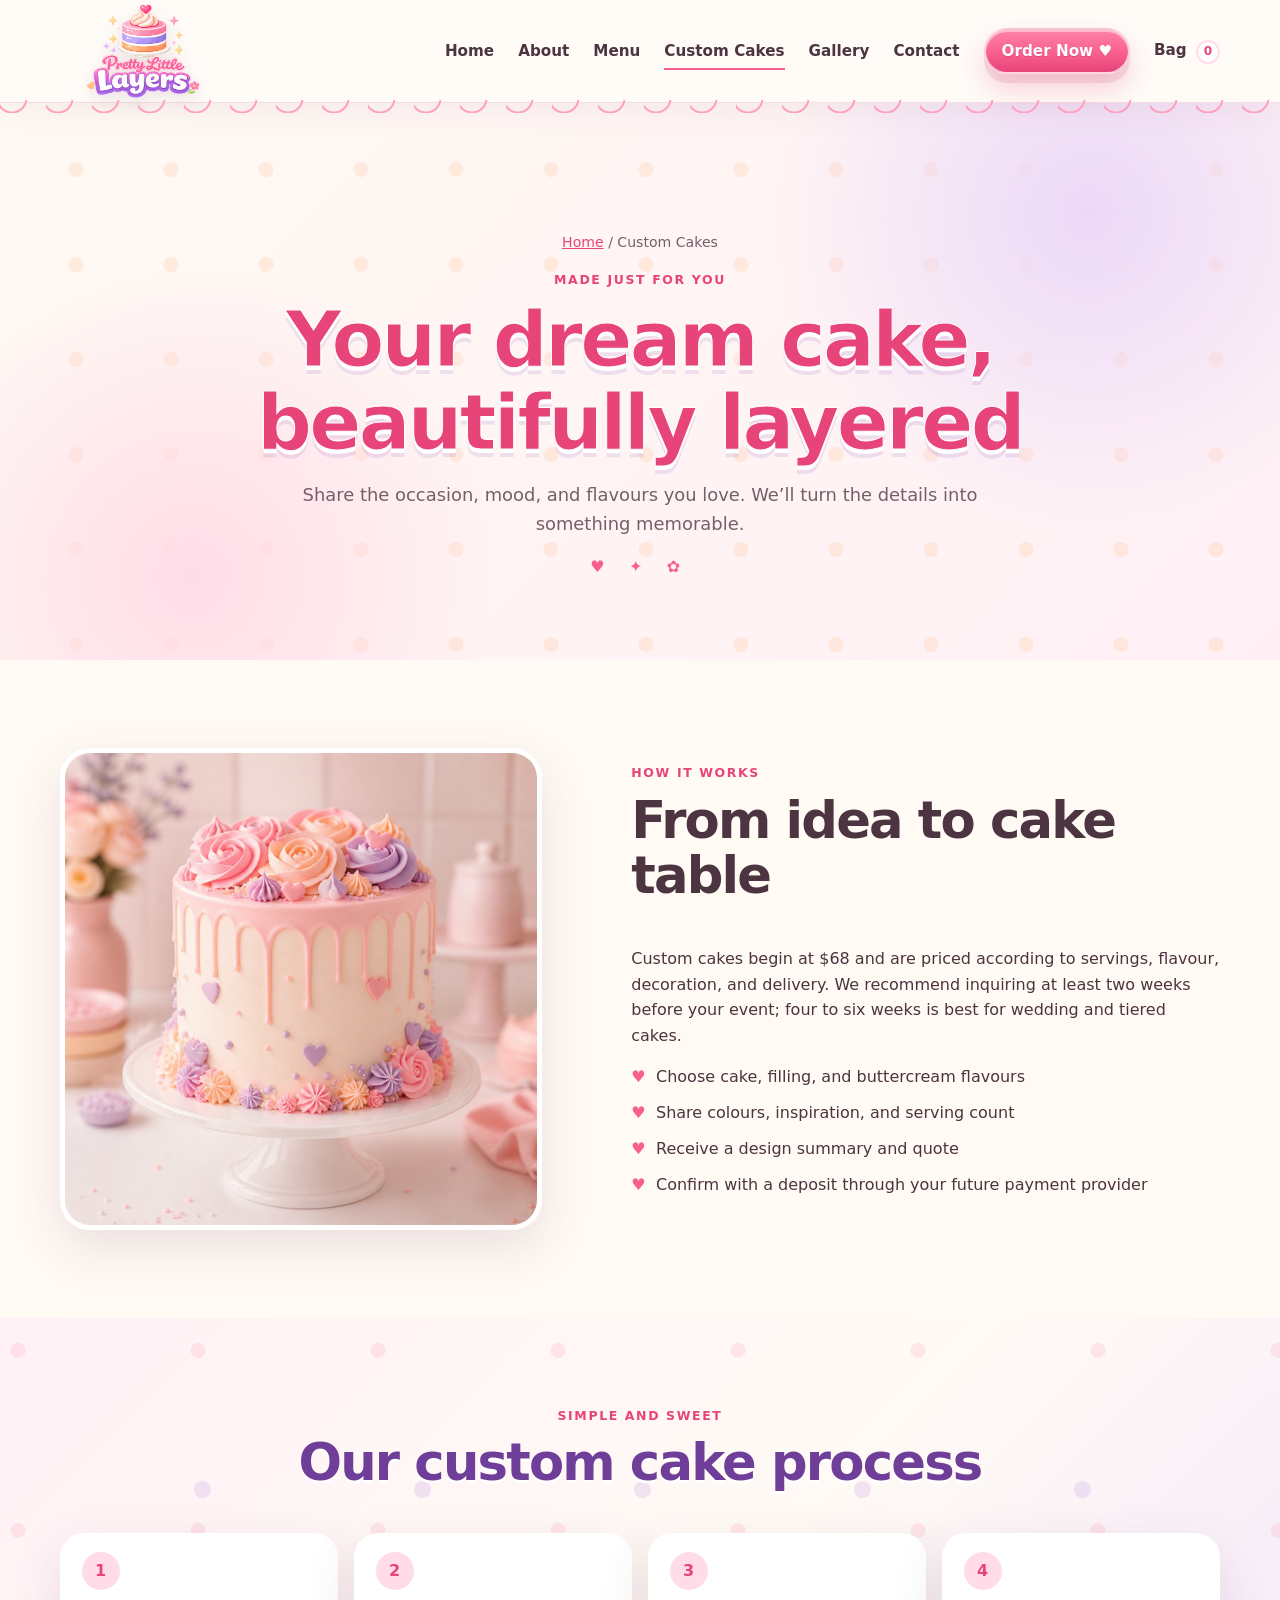
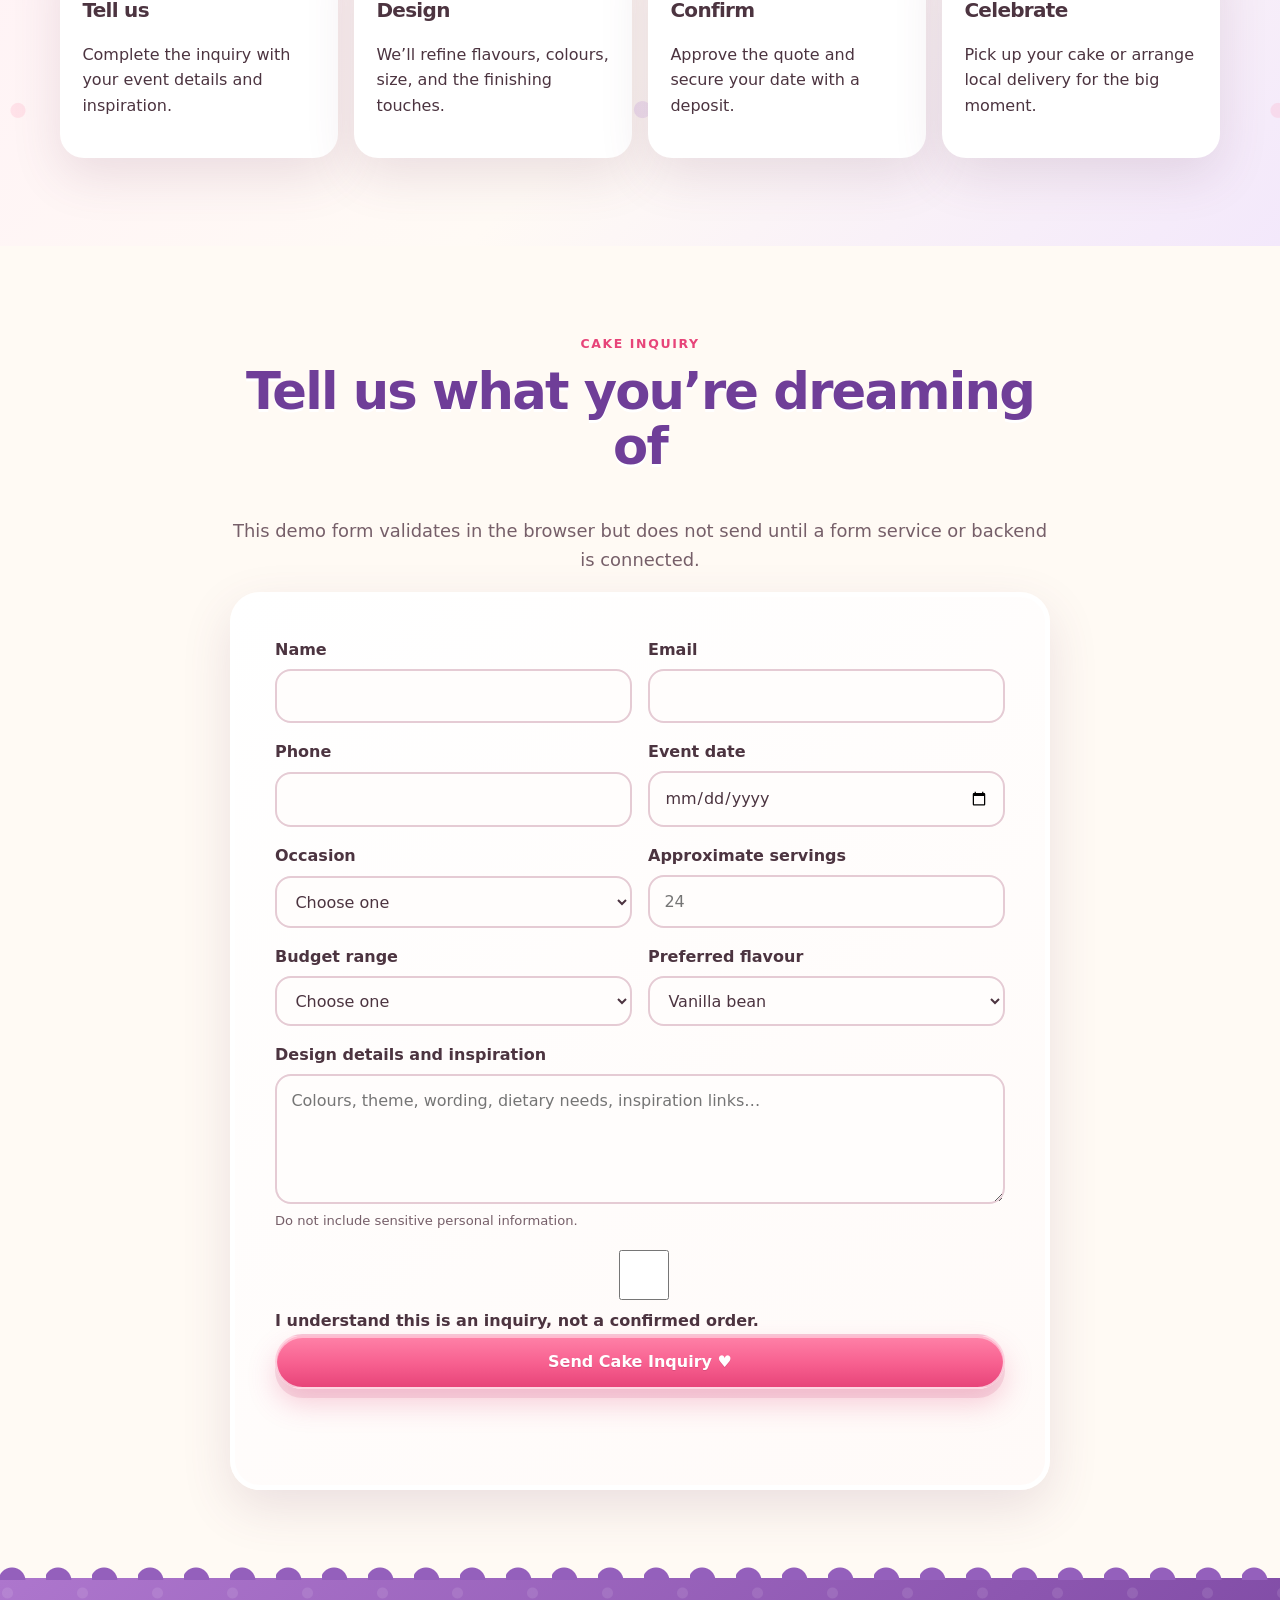
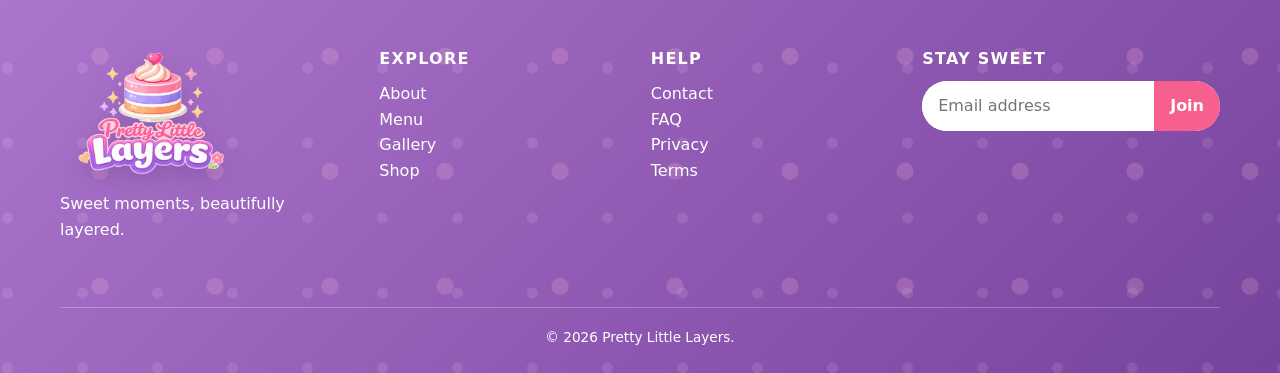
<file: custom-cakes.html>
<!doctype html><html lang="en"><head><meta charset="utf-8"><meta name="viewport" content="width=device-width,initial-scale=1"><meta name="theme-color" content="#f75f8f"><title>Custom Cakes & Cake Inquiry | Pretty Little Layers</title><meta name="description" content="Plan a one-of-a-kind Pretty Little Layers celebration cake and request a custom quote using our detailed cake inquiry form."><link rel="canonical" href="https://prettylittlelayers.ca/custom-cakes.html"><link rel="icon" href="assets/images/favicon-placeholder.png"><link rel="apple-touch-icon" href="assets/images/apple-touch-icon-placeholder.png"><link rel="stylesheet" href="assets/css/styles.css"><meta property="og:type" content="website"><meta property="og:title" content="Custom Cakes | Pretty Little Layers"><meta property="og:description" content="Tell us about the cake you’re dreaming of."><meta property="og:image" content="https://prettylittlelayers.ca/assets/images/custom-cakes-card-placeholder.jpg"><meta name="twitter:card" content="summary_large_image"><script type="application/ld+json">{"@context":"https://schema.org","@type":"BreadcrumbList","itemListElement":[{"@type":"ListItem","position":1,"name":"Home","item":"https://prettylittlelayers.ca/"},{"@type":"ListItem","position":2,"name":"Custom Cakes","item":"https://prettylittlelayers.ca/custom-cakes.html"}]}</script></head><body><a class="skip-link" href="#main">Skip to content</a>
<header class="site-header"><div class="container nav-wrap"><a class="brand" href="index.html"><img src="assets/images/logo-pretty-little-layers-placeholder.png" width="1000" height="666" alt="Pretty Little Layers home"></a><button class="menu-toggle" type="button" aria-expanded="false" aria-controls="site-nav">☰</button><nav class="site-nav" id="site-nav"><a href="index.html">Home</a><a href="about.html">About</a><a href="menu.html">Menu</a><a aria-current="page" href="custom-cakes.html">Custom Cakes</a><a href="gallery.html">Gallery</a><a href="contact.html">Contact</a><a class="btn btn--small" href="shop.html">Order Now ♥</a><a href="cart.html">Bag <span class="cart-count" data-cart-count>0</span></a></nav></div></header>
<main id="main"><section class="page-hero"><div class="container"><div class="breadcrumbs"><a href="index.html">Home</a> / Custom Cakes</div><p class="eyebrow">Made just for you</p><h1>Your dream cake, beautifully layered</h1><p class="lede">Share the occasion, mood, and flavours you love. We’ll turn the details into something memorable.</p></div></section><section class="section"><div class="container about-grid"><div><img class="card" src="assets/images/custom-cakes-card-placeholder.jpg" width="1024" height="1024" alt="Tall pastel custom cake with flowers and heart details"></div><div><p class="eyebrow">How it works</p><h2>From idea to cake table</h2><p>Custom cakes begin at $68 and are priced according to servings, flavour, decoration, and delivery. We recommend inquiring at least two weeks before your event; four to six weeks is best for wedding and tiered cakes.</p><ul class="check-list"><li>Choose cake, filling, and buttercream flavours</li><li>Share colours, inspiration, and serving count</li><li>Receive a design summary and quote</li><li>Confirm with a deposit through your future payment provider</li></ul></div></div></section><section class="section section--soft"><div class="container"><div class="center"><p class="eyebrow">Simple and sweet</p><h2>Our custom cake process</h2></div><div class="process"><article><h3>Tell us</h3><p>Complete the inquiry with your event details and inspiration.</p></article><article><h3>Design</h3><p>We’ll refine flavours, colours, size, and the finishing touches.</p></article><article><h3>Confirm</h3><p>Approve the quote and secure your date with a deposit.</p></article><article><h3>Celebrate</h3><p>Pick up your cake or arrange local delivery for the big moment.</p></article></div></div></section><section class="section" id="inquiry"><div class="narrow"><div class="center"><p class="eyebrow">Cake inquiry</p><h2>Tell us what you’re dreaming of</h2><p class="lede">This demo form validates in the browser but does not send until a form service or backend is connected.</p></div><form class="form-card" data-demo-form data-success="Thank you! Your demo cake inquiry is complete. Connect the form to a backend before launch to receive submissions."><div class="form-grid"><div class="field"><label for="cake-name">Name</label><input id="cake-name" name="name" autocomplete="name" required></div><div class="field"><label for="cake-email">Email</label><input id="cake-email" name="email" type="email" autocomplete="email" required></div><div class="field"><label for="cake-phone">Phone</label><input id="cake-phone" name="phone" type="tel" autocomplete="tel" required></div><div class="field"><label for="event-date">Event date</label><input id="event-date" name="event_date" type="date" required></div><div class="field"><label for="event-type">Occasion</label><select id="event-type" name="occasion" required><option value="">Choose one</option><option>Birthday</option><option>Wedding</option><option>Baby shower</option><option>Anniversary</option><option>Just because</option><option>Other</option></select></div><div class="field"><label for="servings">Approximate servings</label><input id="servings" name="servings" type="number" min="6" max="200" placeholder="24" required></div><div class="field"><label for="budget">Budget range</label><select id="budget" name="budget" required><option value="">Choose one</option><option>$70–$100</option><option>$100–$175</option><option>$175–$300</option><option>$300+</option></select></div><div class="field"><label for="cake-flavour">Preferred flavour</label><select id="cake-flavour" name="flavour"><option>Vanilla bean</option><option>Chocolate</option><option>Funfetti</option><option>Lemon</option><option>Red velvet</option><option>Not sure yet</option></select></div><div class="field field--full"><label for="cake-details">Design details and inspiration</label><textarea id="cake-details" name="details" placeholder="Colours, theme, wording, dietary needs, inspiration links…" required></textarea><span class="field-help">Do not include sensitive personal information.</span></div><div class="field field--full"><label><input type="checkbox" required> I understand this is an inquiry, not a confirmed order.</label></div></div><button class="btn btn--block" type="submit">Send Cake Inquiry ♥</button><p class="form-status" role="status" aria-live="polite"></p></form></div></section></main>
<footer class="site-footer"><div class="container footer-grid"><div class="footer-brand"><img src="assets/images/logo-pretty-little-layers-placeholder.png" alt=""><p>Sweet moments, beautifully layered.</p></div><div><h2>Explore</h2><ul><li><a href="about.html">About</a></li><li><a href="menu.html">Menu</a></li><li><a href="gallery.html">Gallery</a></li><li><a href="shop.html">Shop</a></li></ul></div><div><h2>Help</h2><ul><li><a href="contact.html">Contact</a></li><li><a href="faq.html">FAQ</a></li><li><a href="privacy.html">Privacy</a></li><li><a href="terms.html">Terms</a></li></ul></div><div><h2>Stay sweet</h2><form class="newsletter"><input aria-label="Email address" type="email" placeholder="Email address" required><button>Join</button></form></div></div><div class="container footer-bottom">© <span data-year></span> Pretty Little Layers.</div></footer><script src="assets/js/main.js" defer></script><script src="assets/js/store.js" defer></script></body></html>
</file>
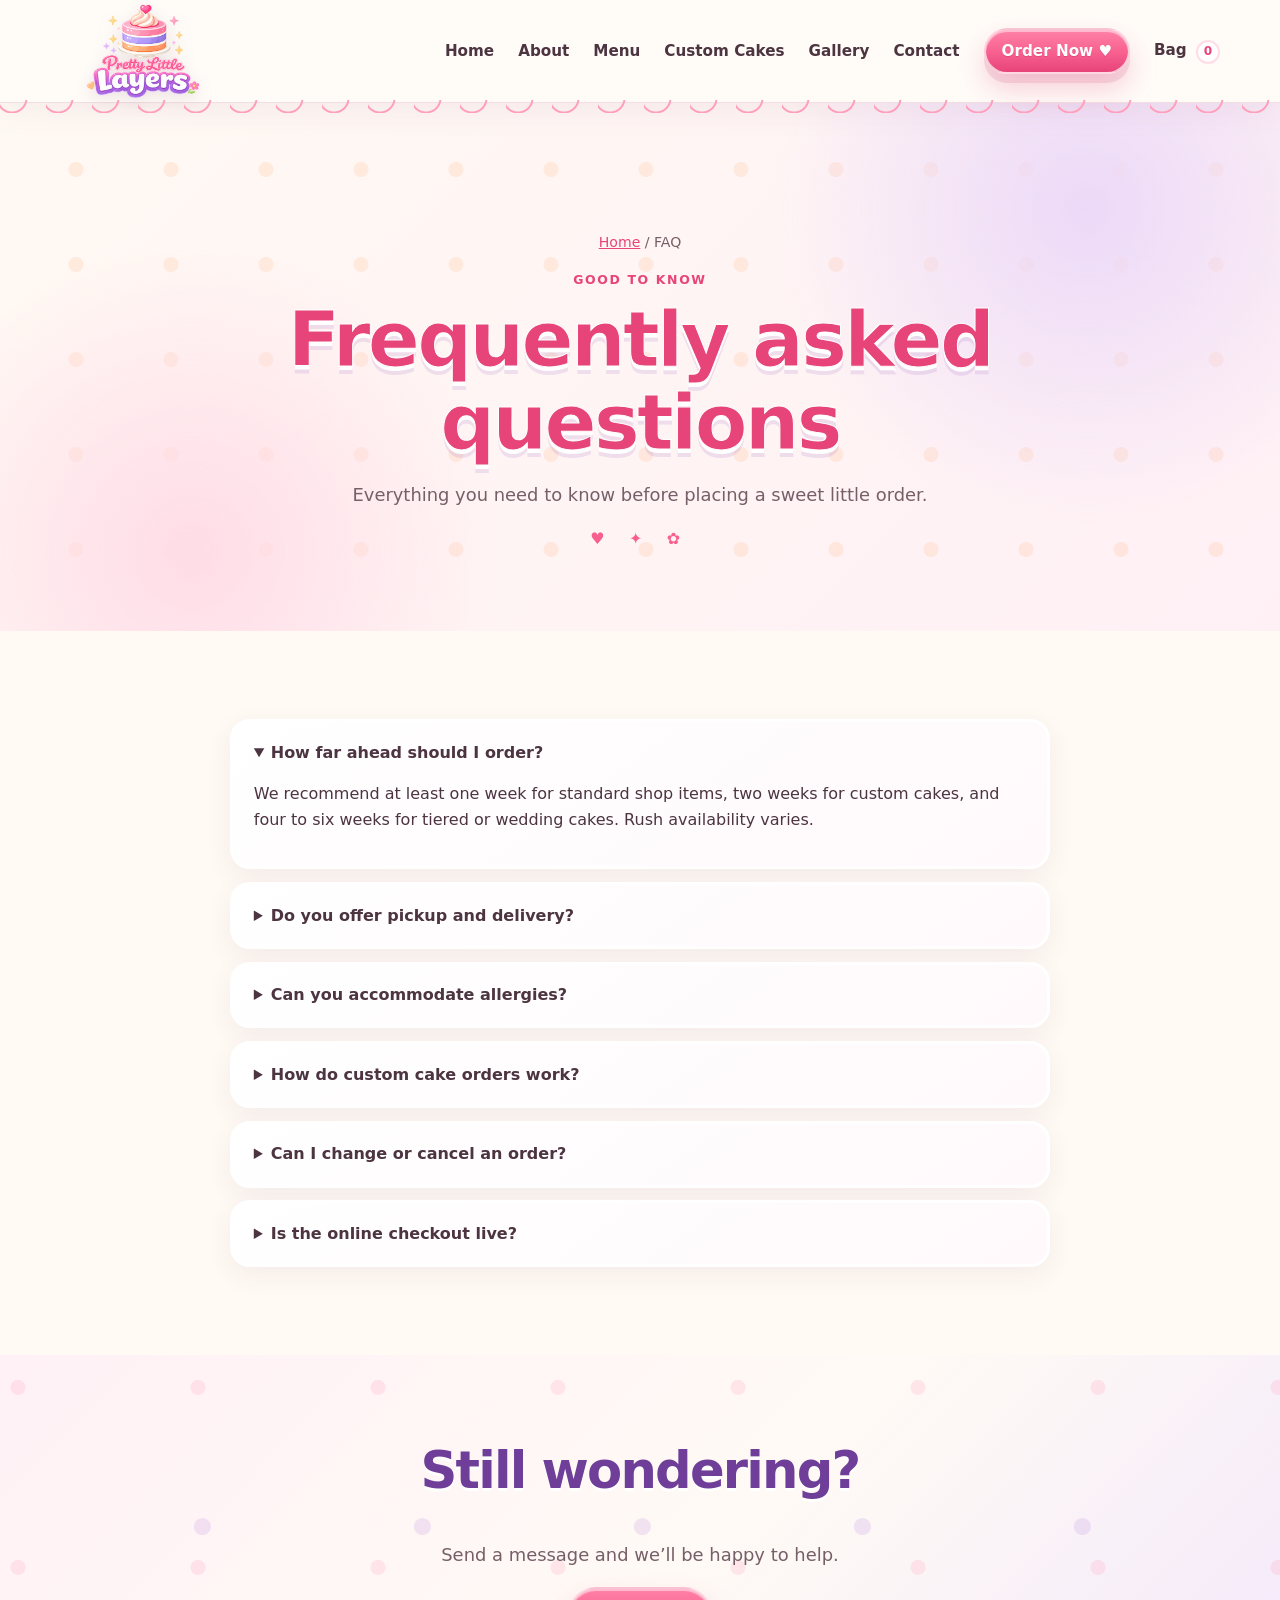
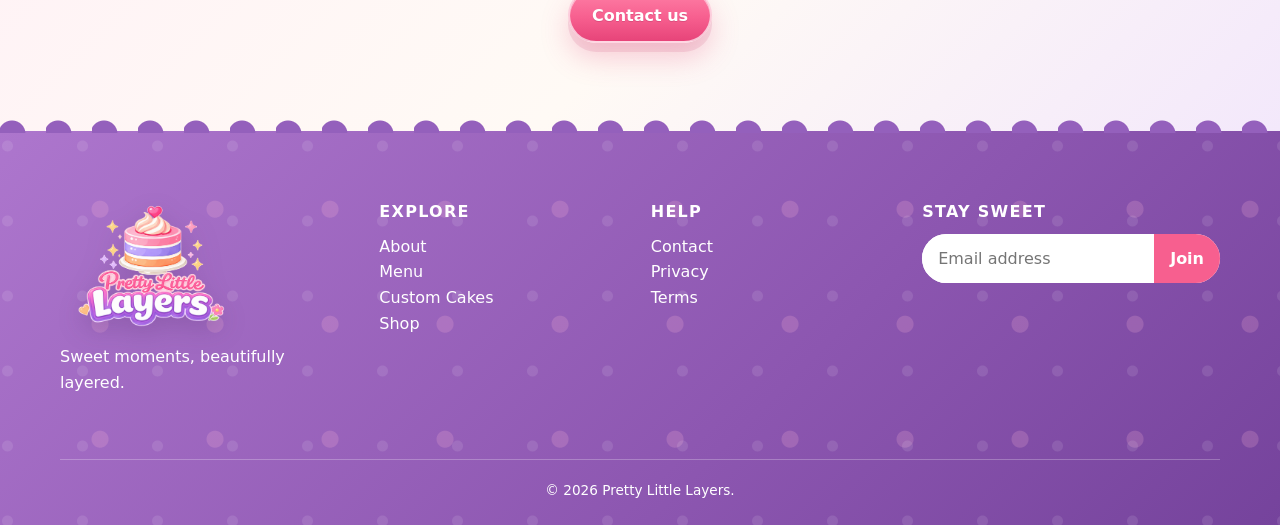
<file: faq.html>
<!doctype html><html lang="en"><head><meta charset="utf-8"><meta name="viewport" content="width=device-width,initial-scale=1"><meta name="theme-color" content="#f75f8f"><title>Bakery FAQ | Pretty Little Layers</title><meta name="description" content="Answers about Pretty Little Layers ordering, lead times, pickup, delivery, allergens, custom cakes and cancellations."><link rel="canonical" href="https://prettylittlelayers.ca/faq.html"><link rel="icon" href="assets/images/favicon-placeholder.png"><link rel="apple-touch-icon" href="assets/images/apple-touch-icon-placeholder.png"><link rel="stylesheet" href="assets/css/styles.css"><meta property="og:type" content="website"><meta property="og:title" content="Bakery FAQ | Pretty Little Layers"><meta property="og:description" content="Answers to our most common bakery and ordering questions."><meta property="og:image" content="https://prettylittlelayers.ca/assets/images/cupcakes-card-placeholder.jpg"><meta name="twitter:card" content="summary_large_image"><script type="application/ld+json">{"@context":"https://schema.org","@type":"FAQPage","mainEntity":[{"@type":"Question","name":"How far ahead should I order?","acceptedAnswer":{"@type":"Answer","text":"We recommend one week for standard shop items, two weeks for custom cakes, and four to six weeks for tiered or wedding cakes."}},{"@type":"Question","name":"Do you offer pickup and delivery?","acceptedAnswer":{"@type":"Answer","text":"Yes. Bakery pickup is free and local delivery is available within the published delivery area for a fee."}},{"@type":"Question","name":"Can you accommodate allergies?","acceptedAnswer":{"@type":"Answer","text":"Some ingredient substitutions may be possible, but the bakery handles common allergens and cannot guarantee an allergen-free environment."}}]}</script></head><body><a class="skip-link" href="#main">Skip to content</a><header class="site-header"><div class="container nav-wrap"><a class="brand" href="index.html"><img src="assets/images/logo-pretty-little-layers-placeholder.png" width="1000" height="666" alt="Pretty Little Layers home"></a><button class="menu-toggle" type="button" aria-expanded="false" aria-controls="site-nav">☰</button><nav class="site-nav" id="site-nav"><a href="index.html">Home</a><a href="about.html">About</a><a href="menu.html">Menu</a><a href="custom-cakes.html">Custom Cakes</a><a href="gallery.html">Gallery</a><a href="contact.html">Contact</a><a class="btn btn--small" href="shop.html">Order Now ♥</a><a href="cart.html">Bag <span class="cart-count" data-cart-count>0</span></a></nav></div></header><main id="main"><section class="page-hero"><div class="container"><div class="breadcrumbs"><a href="index.html">Home</a> / FAQ</div><p class="eyebrow">Good to know</p><h1>Frequently asked questions</h1><p class="lede">Everything you need to know before placing a sweet little order.</p></div></section><section class="section"><div class="narrow faq-list"><details open><summary>How far ahead should I order?</summary><p>We recommend at least one week for standard shop items, two weeks for custom cakes, and four to six weeks for tiered or wedding cakes. Rush availability varies.</p></details><details><summary>Do you offer pickup and delivery?</summary><p>Yes. Bakery pickup is free. Local delivery is available within the delivery area for a fee that should be configured before launch.</p></details><details><summary>Can you accommodate allergies?</summary><p>Some substitutions may be possible, but our kitchen handles wheat, dairy, eggs, soy, peanuts, and tree nuts. We cannot guarantee an allergen-free environment.</p></details><details><summary>How do custom cake orders work?</summary><p>Complete the <a href="custom-cakes.html#inquiry">custom cake inquiry</a>. We’ll follow up with design details and a quote. Your date is reserved after the deposit is paid through your future payment system.</p></details><details><summary>Can I change or cancel an order?</summary><p>Changes depend on timing and ingredient availability. The sample policy in our <a href="terms.html">terms</a> should be customized to match your real business practices.</p></details><details><summary>Is the online checkout live?</summary><p>No. This package includes a front-end checkout demonstration only. It stores the cart in the browser, does not send personal data, and does not process payments.</p></details></div></section><section class="section section--soft"><div class="narrow center"><h2>Still wondering?</h2><p class="lede">Send a message and we’ll be happy to help.</p><a class="btn" href="contact.html">Contact us</a></div></section></main><footer class="site-footer"><div class="container footer-grid"><div class="footer-brand"><img src="assets/images/logo-pretty-little-layers-placeholder.png" alt=""><p>Sweet moments, beautifully layered.</p></div><div><h2>Explore</h2><ul><li><a href="about.html">About</a></li><li><a href="menu.html">Menu</a></li><li><a href="custom-cakes.html">Custom Cakes</a></li><li><a href="shop.html">Shop</a></li></ul></div><div><h2>Help</h2><ul><li><a href="contact.html">Contact</a></li><li><a href="privacy.html">Privacy</a></li><li><a href="terms.html">Terms</a></li></ul></div><div><h2>Stay sweet</h2><form class="newsletter"><input aria-label="Email address" type="email" placeholder="Email address" required><button>Join</button></form></div></div><div class="container footer-bottom">© <span data-year></span> Pretty Little Layers.</div></footer><script src="assets/js/main.js" defer></script><script src="assets/js/store.js" defer></script></body></html>
</file>
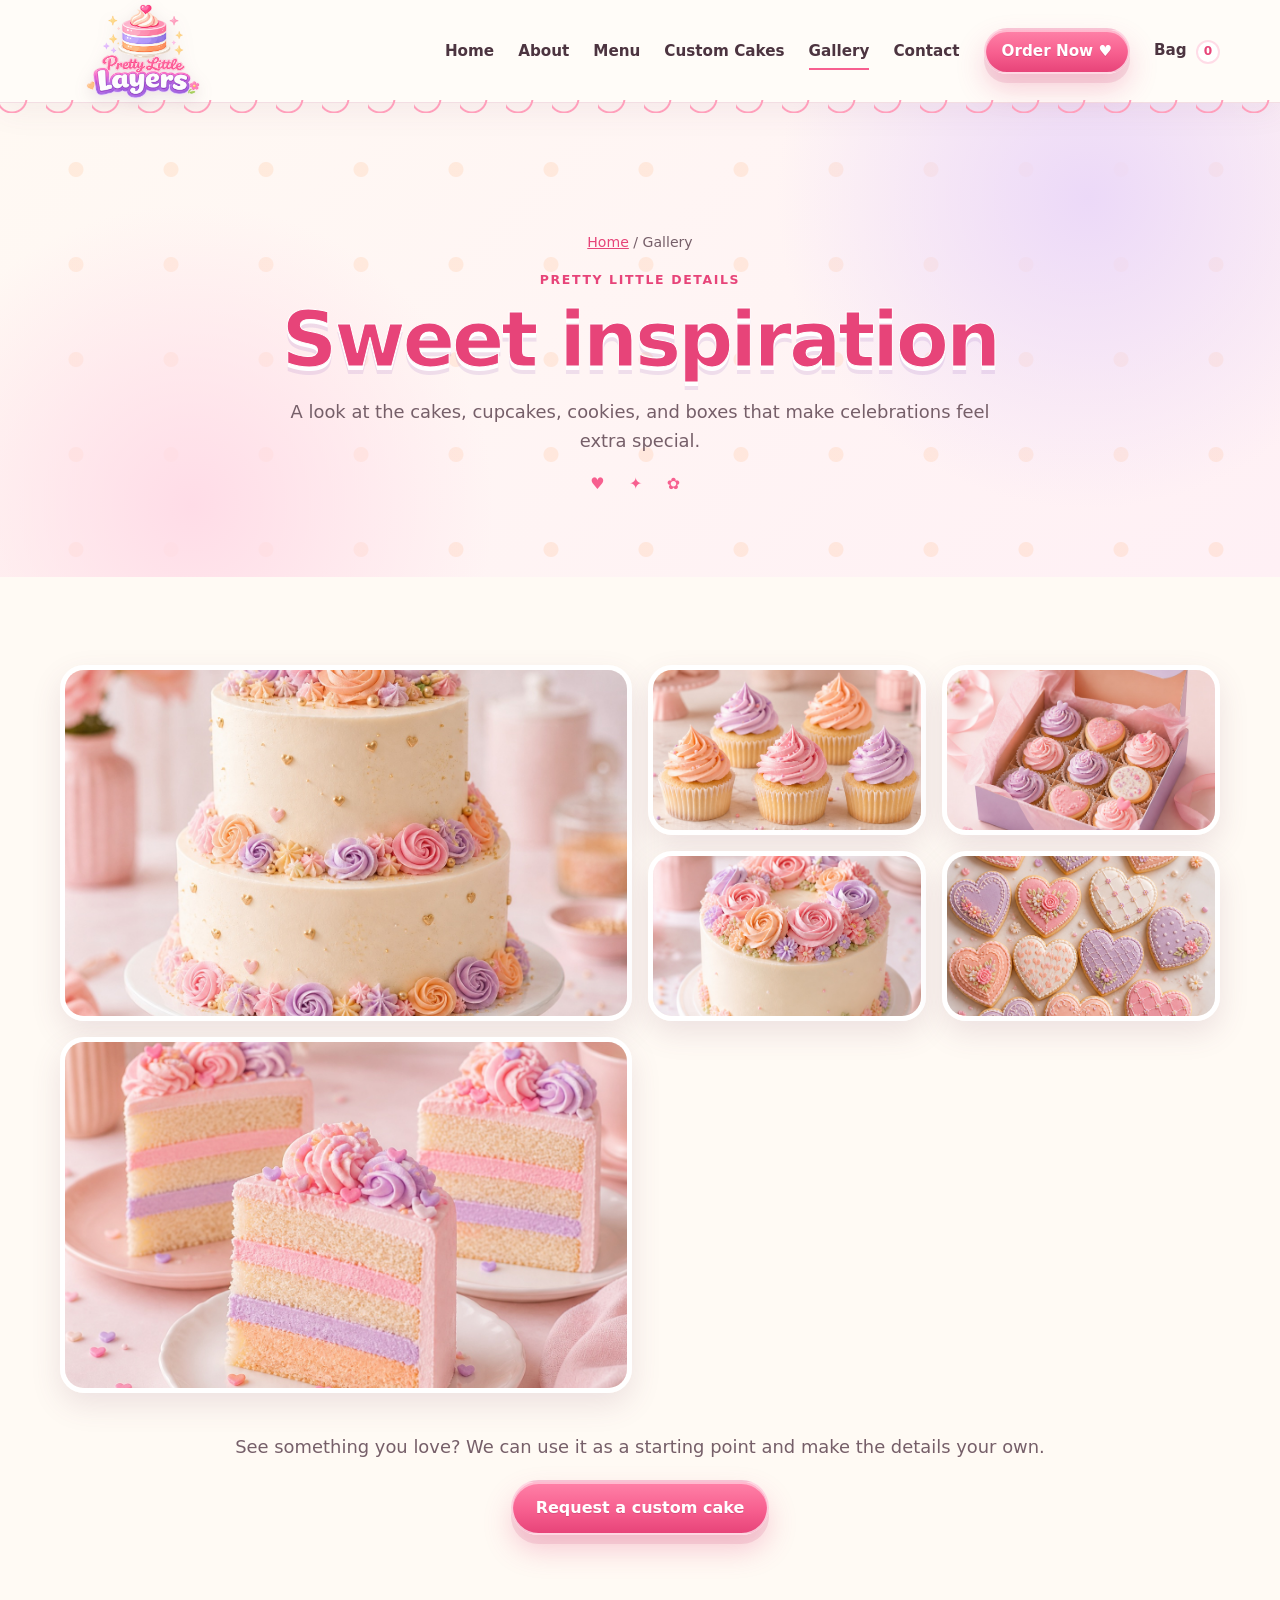
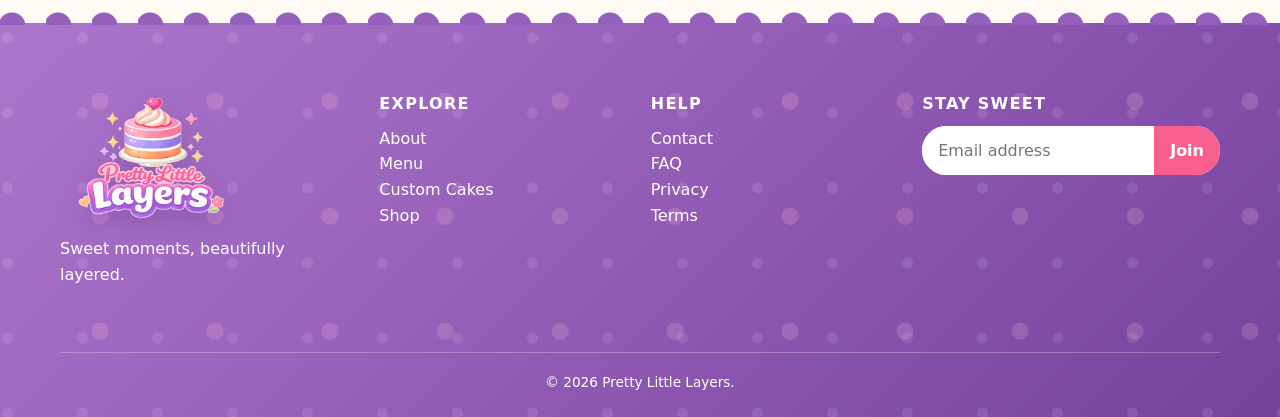
<file: gallery.html>
<!doctype html><html lang="en"><head><meta charset="utf-8"><meta name="viewport" content="width=device-width,initial-scale=1"><meta name="theme-color" content="#f75f8f"><title>Cake & Dessert Gallery | Pretty Little Layers</title><meta name="description" content="Browse pastel custom cakes, cupcakes, decorated cookies and dessert boxes from Pretty Little Layers."><link rel="canonical" href="https://prettylittlelayers.ca/gallery.html"><link rel="icon" href="assets/images/favicon-placeholder.png"><link rel="apple-touch-icon" href="assets/images/apple-touch-icon-placeholder.png"><link rel="stylesheet" href="assets/css/styles.css"><meta property="og:type" content="website"><meta property="og:title" content="Cake Gallery | Pretty Little Layers"><meta property="og:description" content="A little gallery of sweet, pastel celebration inspiration."><meta property="og:image" content="https://prettylittlelayers.ca/assets/images/gallery-cake-01-placeholder.jpg"><meta name="twitter:card" content="summary_large_image"><script type="application/ld+json">{"@context":"https://schema.org","@type":"BreadcrumbList","itemListElement":[{"@type":"ListItem","position":1,"name":"Home","item":"https://prettylittlelayers.ca/"},{"@type":"ListItem","position":2,"name":"Gallery","item":"https://prettylittlelayers.ca/gallery.html"}]}</script></head><body><a class="skip-link" href="#main">Skip to content</a><header class="site-header"><div class="container nav-wrap"><a class="brand" href="index.html"><img src="assets/images/logo-pretty-little-layers-placeholder.png" width="1000" height="666" alt="Pretty Little Layers home"></a><button class="menu-toggle" type="button" aria-expanded="false" aria-controls="site-nav">☰</button><nav class="site-nav" id="site-nav"><a href="index.html">Home</a><a href="about.html">About</a><a href="menu.html">Menu</a><a href="custom-cakes.html">Custom Cakes</a><a aria-current="page" href="gallery.html">Gallery</a><a href="contact.html">Contact</a><a class="btn btn--small" href="shop.html">Order Now ♥</a><a href="cart.html">Bag <span class="cart-count" data-cart-count>0</span></a></nav></div></header><main id="main"><section class="page-hero"><div class="container"><div class="breadcrumbs"><a href="index.html">Home</a> / Gallery</div><p class="eyebrow">Pretty little details</p><h1>Sweet inspiration</h1><p class="lede">A look at the cakes, cupcakes, cookies, and boxes that make celebrations feel extra special.</p></div></section><section class="section"><div class="container"><div class="gallery-grid"><figure><img src="assets/images/gallery-cake-01-placeholder.jpg" width="1024" height="1024" alt="Two-tier pastel flower celebration cake"></figure><figure><img src="assets/images/gallery-cake-02-placeholder.jpg" width="1024" height="1024" loading="lazy" alt="Pink peach and lavender frosted cupcakes"></figure><figure><img src="assets/images/gallery-dessert-box-03-placeholder.jpg" width="1024" height="1024" loading="lazy" alt="Pastel dessert box with cookies and cupcakes"></figure><figure><img src="assets/images/gallery-cake-04-placeholder.jpg" width="1024" height="1024" loading="lazy" alt="Ivory cake topped with buttercream roses"></figure><figure><img src="assets/images/gallery-cookies-05-placeholder.jpg" width="1024" height="1024" loading="lazy" alt="Heart sugar cookies with pastel royal icing"></figure><figure><img src="assets/images/gallery-slices-06-placeholder.jpg" width="1024" height="1024" loading="lazy" alt="Slices of pastel filled vanilla layer cake"></figure></div><div class="center" style="margin-top:2.5rem"><p class="lede">See something you love? We can use it as a starting point and make the details your own.</p><a class="btn" href="custom-cakes.html#inquiry">Request a custom cake</a></div></div></section></main><footer class="site-footer"><div class="container footer-grid"><div class="footer-brand"><img src="assets/images/logo-pretty-little-layers-placeholder.png" alt=""><p>Sweet moments, beautifully layered.</p></div><div><h2>Explore</h2><ul><li><a href="about.html">About</a></li><li><a href="menu.html">Menu</a></li><li><a href="custom-cakes.html">Custom Cakes</a></li><li><a href="shop.html">Shop</a></li></ul></div><div><h2>Help</h2><ul><li><a href="contact.html">Contact</a></li><li><a href="faq.html">FAQ</a></li><li><a href="privacy.html">Privacy</a></li><li><a href="terms.html">Terms</a></li></ul></div><div><h2>Stay sweet</h2><form class="newsletter"><input aria-label="Email address" type="email" placeholder="Email address" required><button>Join</button></form></div></div><div class="container footer-bottom">© <span data-year></span> Pretty Little Layers.</div></footer><script src="assets/js/main.js" defer></script><script src="assets/js/store.js" defer></script></body></html>
</file>
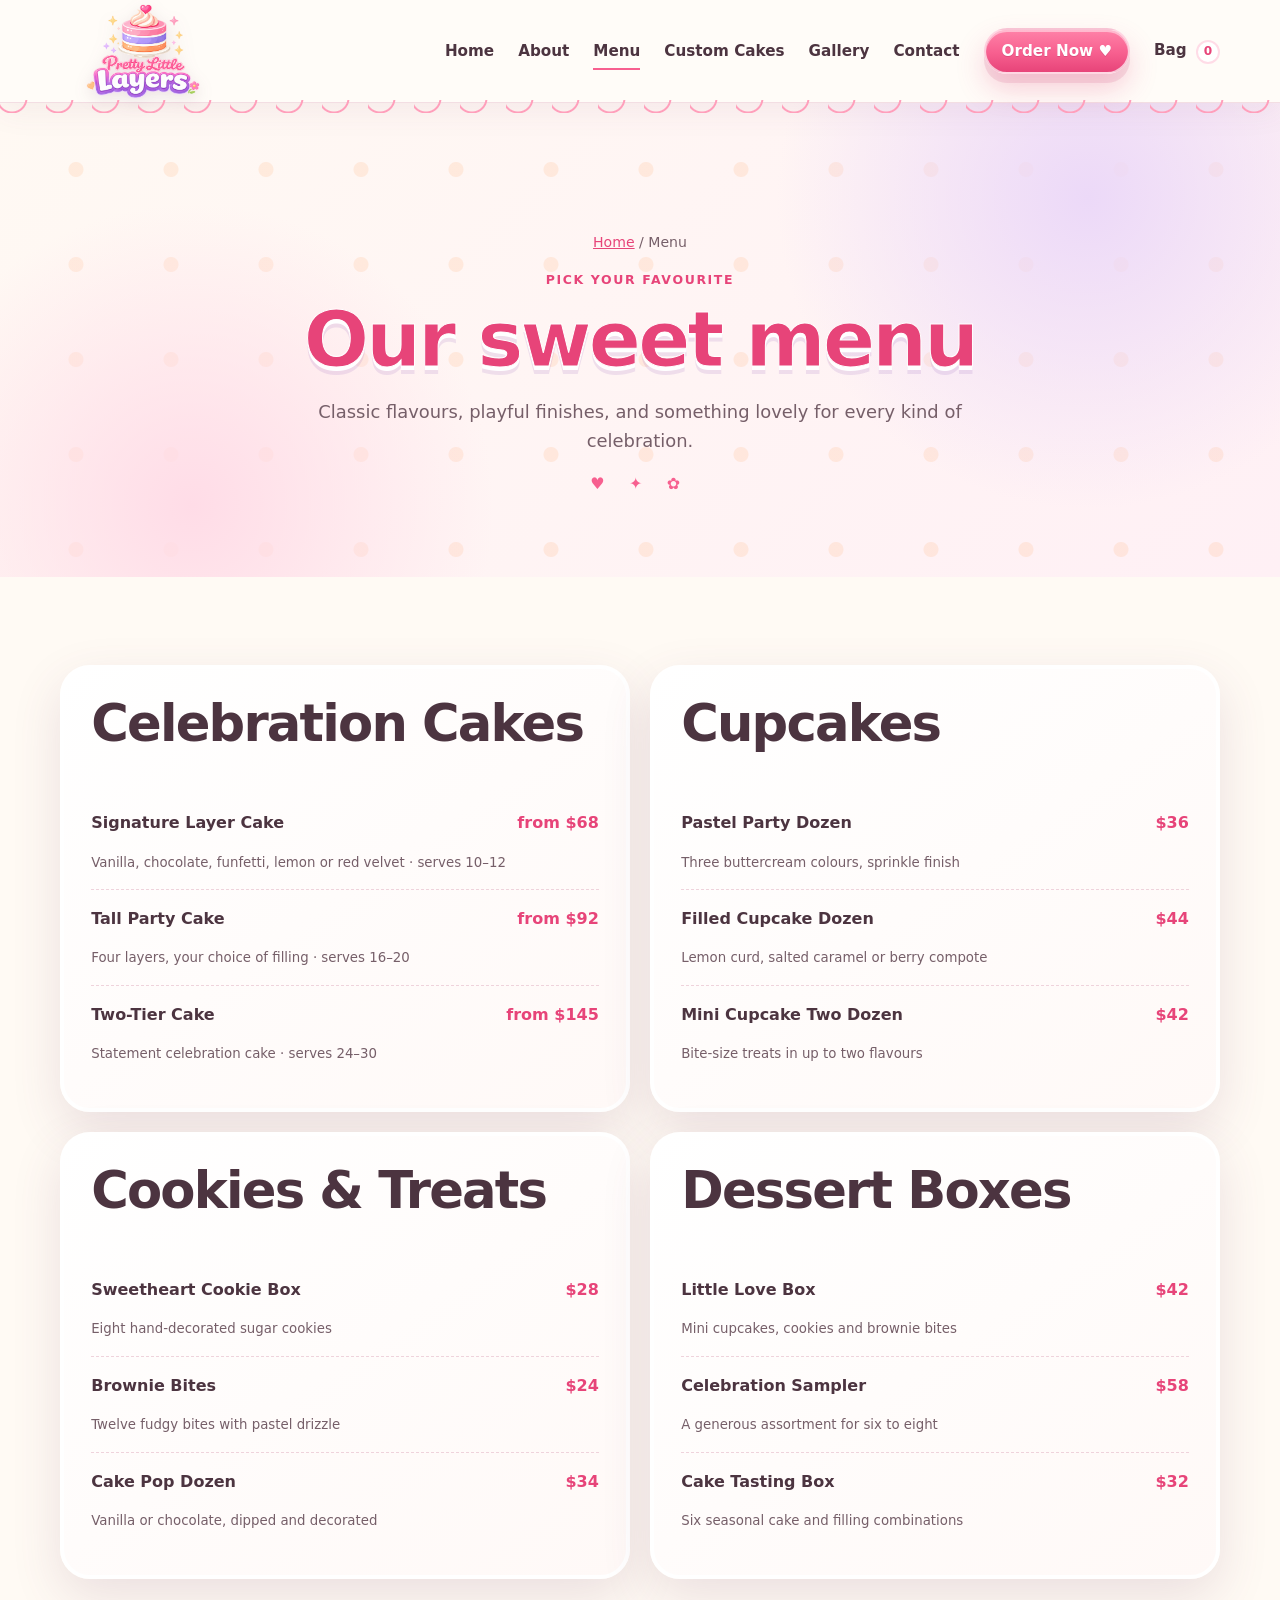
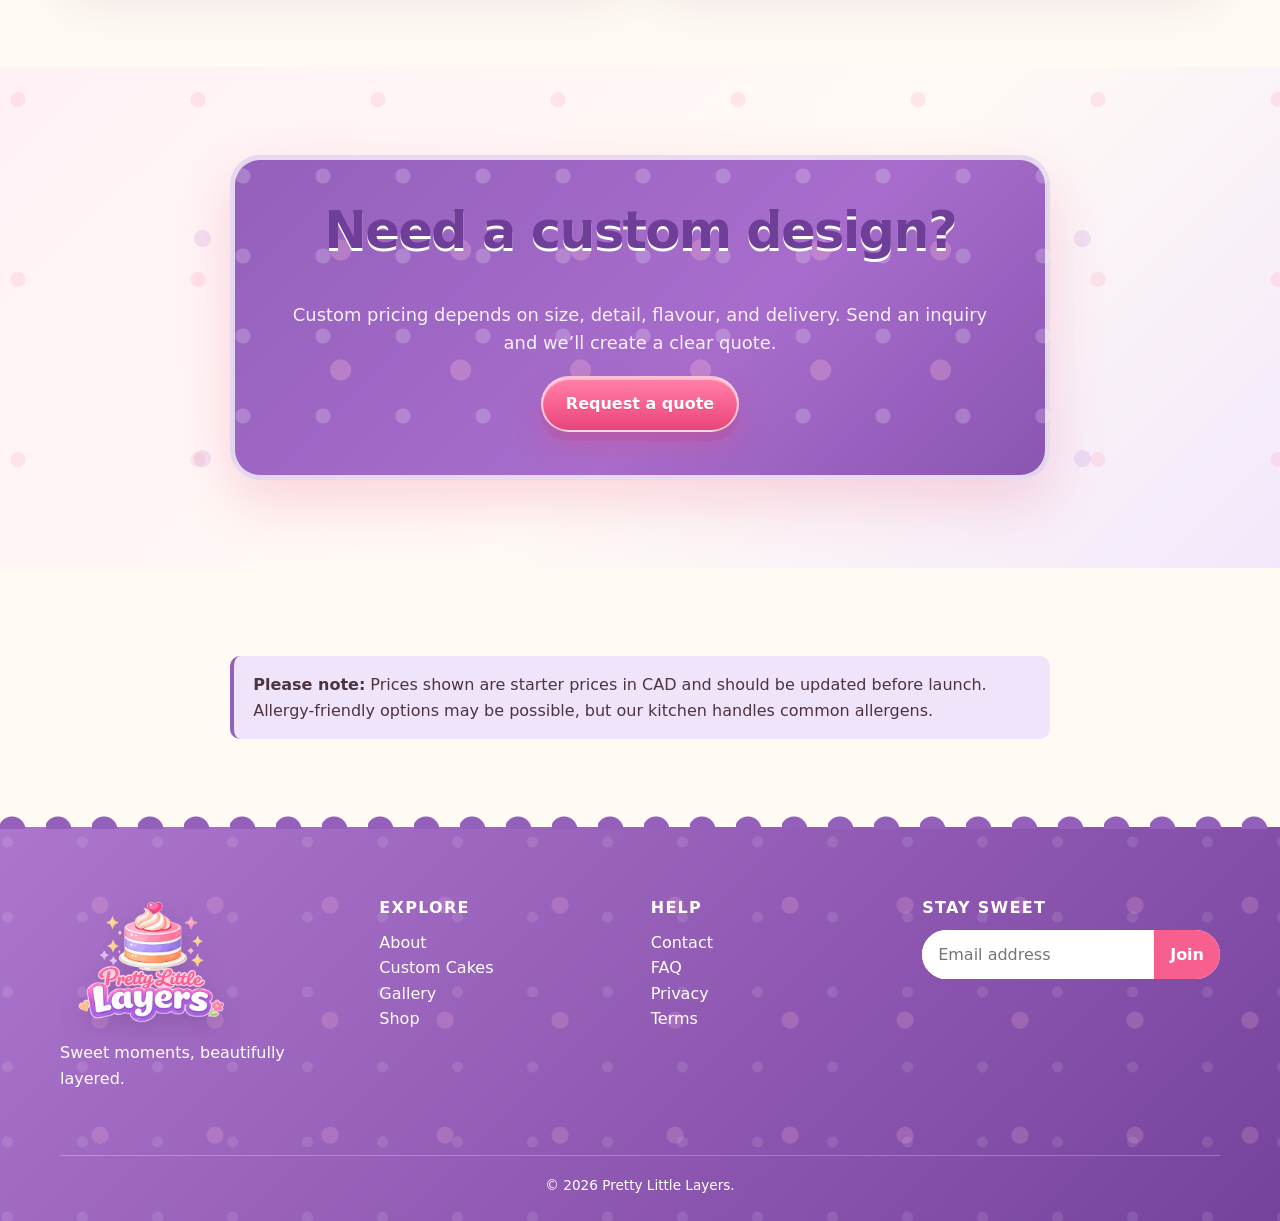
<file: menu.html>
<!doctype html><html lang="en"><head><meta charset="utf-8"><meta name="viewport" content="width=device-width,initial-scale=1"><meta name="theme-color" content="#f75f8f"><title>Bakery Menu & Pricing | Pretty Little Layers</title><meta name="description" content="Explore Pretty Little Layers cakes, cupcakes, cookies and dessert boxes, with starter pricing and flavour options."><link rel="canonical" href="https://prettylittlelayers.ca/menu.html"><link rel="icon" href="assets/images/favicon-placeholder.png"><link rel="apple-touch-icon" href="assets/images/apple-touch-icon-placeholder.png"><link rel="stylesheet" href="assets/css/styles.css"><meta property="og:type" content="website"><meta property="og:title" content="Bakery Menu | Pretty Little Layers"><meta property="og:description" content="Cakes, cupcakes, cookies and sweet little boxes."><meta property="og:image" content="https://prettylittlelayers.ca/assets/images/cupcakes-card-placeholder.jpg"><meta name="twitter:card" content="summary_large_image"><script type="application/ld+json">{"@context":"https://schema.org","@type":"BreadcrumbList","itemListElement":[{"@type":"ListItem","position":1,"name":"Home","item":"https://prettylittlelayers.ca/"},{"@type":"ListItem","position":2,"name":"Menu","item":"https://prettylittlelayers.ca/menu.html"}]}</script></head><body><a class="skip-link" href="#main">Skip to content</a>
<header class="site-header"><div class="container nav-wrap"><a class="brand" href="index.html"><img src="assets/images/logo-pretty-little-layers-placeholder.png" width="1000" height="666" alt="Pretty Little Layers home"></a><button class="menu-toggle" type="button" aria-expanded="false" aria-controls="site-nav">☰</button><nav class="site-nav" id="site-nav"><a href="index.html">Home</a><a href="about.html">About</a><a aria-current="page" href="menu.html">Menu</a><a href="custom-cakes.html">Custom Cakes</a><a href="gallery.html">Gallery</a><a href="contact.html">Contact</a><a class="btn btn--small" href="shop.html">Order Now ♥</a><a href="cart.html">Bag <span class="cart-count" data-cart-count>0</span></a></nav></div></header>
<main id="main"><section class="page-hero"><div class="container"><div class="breadcrumbs"><a href="index.html">Home</a> / Menu</div><p class="eyebrow">Pick your favourite</p><h1>Our sweet menu</h1><p class="lede">Classic flavours, playful finishes, and something lovely for every kind of celebration.</p></div></section><section class="section"><div class="container menu-groups"><article class="menu-panel"><h2>Celebration Cakes</h2><div class="menu-row"><strong>Signature Layer Cake</strong><span class="price">from $68</span><small>Vanilla, chocolate, funfetti, lemon or red velvet · serves 10–12</small></div><div class="menu-row"><strong>Tall Party Cake</strong><span class="price">from $92</span><small>Four layers, your choice of filling · serves 16–20</small></div><div class="menu-row"><strong>Two-Tier Cake</strong><span class="price">from $145</span><small>Statement celebration cake · serves 24–30</small></div></article><article class="menu-panel" id="cupcakes"><h2>Cupcakes</h2><div class="menu-row"><strong>Pastel Party Dozen</strong><span class="price">$36</span><small>Three buttercream colours, sprinkle finish</small></div><div class="menu-row"><strong>Filled Cupcake Dozen</strong><span class="price">$44</span><small>Lemon curd, salted caramel or berry compote</small></div><div class="menu-row"><strong>Mini Cupcake Two Dozen</strong><span class="price">$42</span><small>Bite-size treats in up to two flavours</small></div></article><article class="menu-panel"><h2>Cookies & Treats</h2><div class="menu-row"><strong>Sweetheart Cookie Box</strong><span class="price">$28</span><small>Eight hand-decorated sugar cookies</small></div><div class="menu-row"><strong>Brownie Bites</strong><span class="price">$24</span><small>Twelve fudgy bites with pastel drizzle</small></div><div class="menu-row"><strong>Cake Pop Dozen</strong><span class="price">$34</span><small>Vanilla or chocolate, dipped and decorated</small></div></article><article class="menu-panel"><h2>Dessert Boxes</h2><div class="menu-row"><strong>Little Love Box</strong><span class="price">$42</span><small>Mini cupcakes, cookies and brownie bites</small></div><div class="menu-row"><strong>Celebration Sampler</strong><span class="price">$58</span><small>A generous assortment for six to eight</small></div><div class="menu-row"><strong>Cake Tasting Box</strong><span class="price">$32</span><small>Six seasonal cake and filling combinations</small></div></article></div></section><section class="section section--soft"><div class="narrow callout center"><h2>Need a custom design?</h2><p class="lede">Custom pricing depends on size, detail, flavour, and delivery. Send an inquiry and we’ll create a clear quote.</p><a class="btn" href="custom-cakes.html#inquiry">Request a quote</a></div></section><section class="section"><div class="narrow"><div class="notice"><strong>Please note:</strong> Prices shown are starter prices in CAD and should be updated before launch. Allergy-friendly options may be possible, but our kitchen handles common allergens.</div></div></section></main>
<footer class="site-footer"><div class="container footer-grid"><div class="footer-brand"><img src="assets/images/logo-pretty-little-layers-placeholder.png" alt=""><p>Sweet moments, beautifully layered.</p></div><div><h2>Explore</h2><ul><li><a href="about.html">About</a></li><li><a href="custom-cakes.html">Custom Cakes</a></li><li><a href="gallery.html">Gallery</a></li><li><a href="shop.html">Shop</a></li></ul></div><div><h2>Help</h2><ul><li><a href="contact.html">Contact</a></li><li><a href="faq.html">FAQ</a></li><li><a href="privacy.html">Privacy</a></li><li><a href="terms.html">Terms</a></li></ul></div><div><h2>Stay sweet</h2><form class="newsletter"><input aria-label="Email address" type="email" placeholder="Email address" required><button>Join</button></form></div></div><div class="container footer-bottom">© <span data-year></span> Pretty Little Layers.</div></footer><script src="assets/js/main.js" defer></script><script src="assets/js/store.js" defer></script></body></html>
</file>
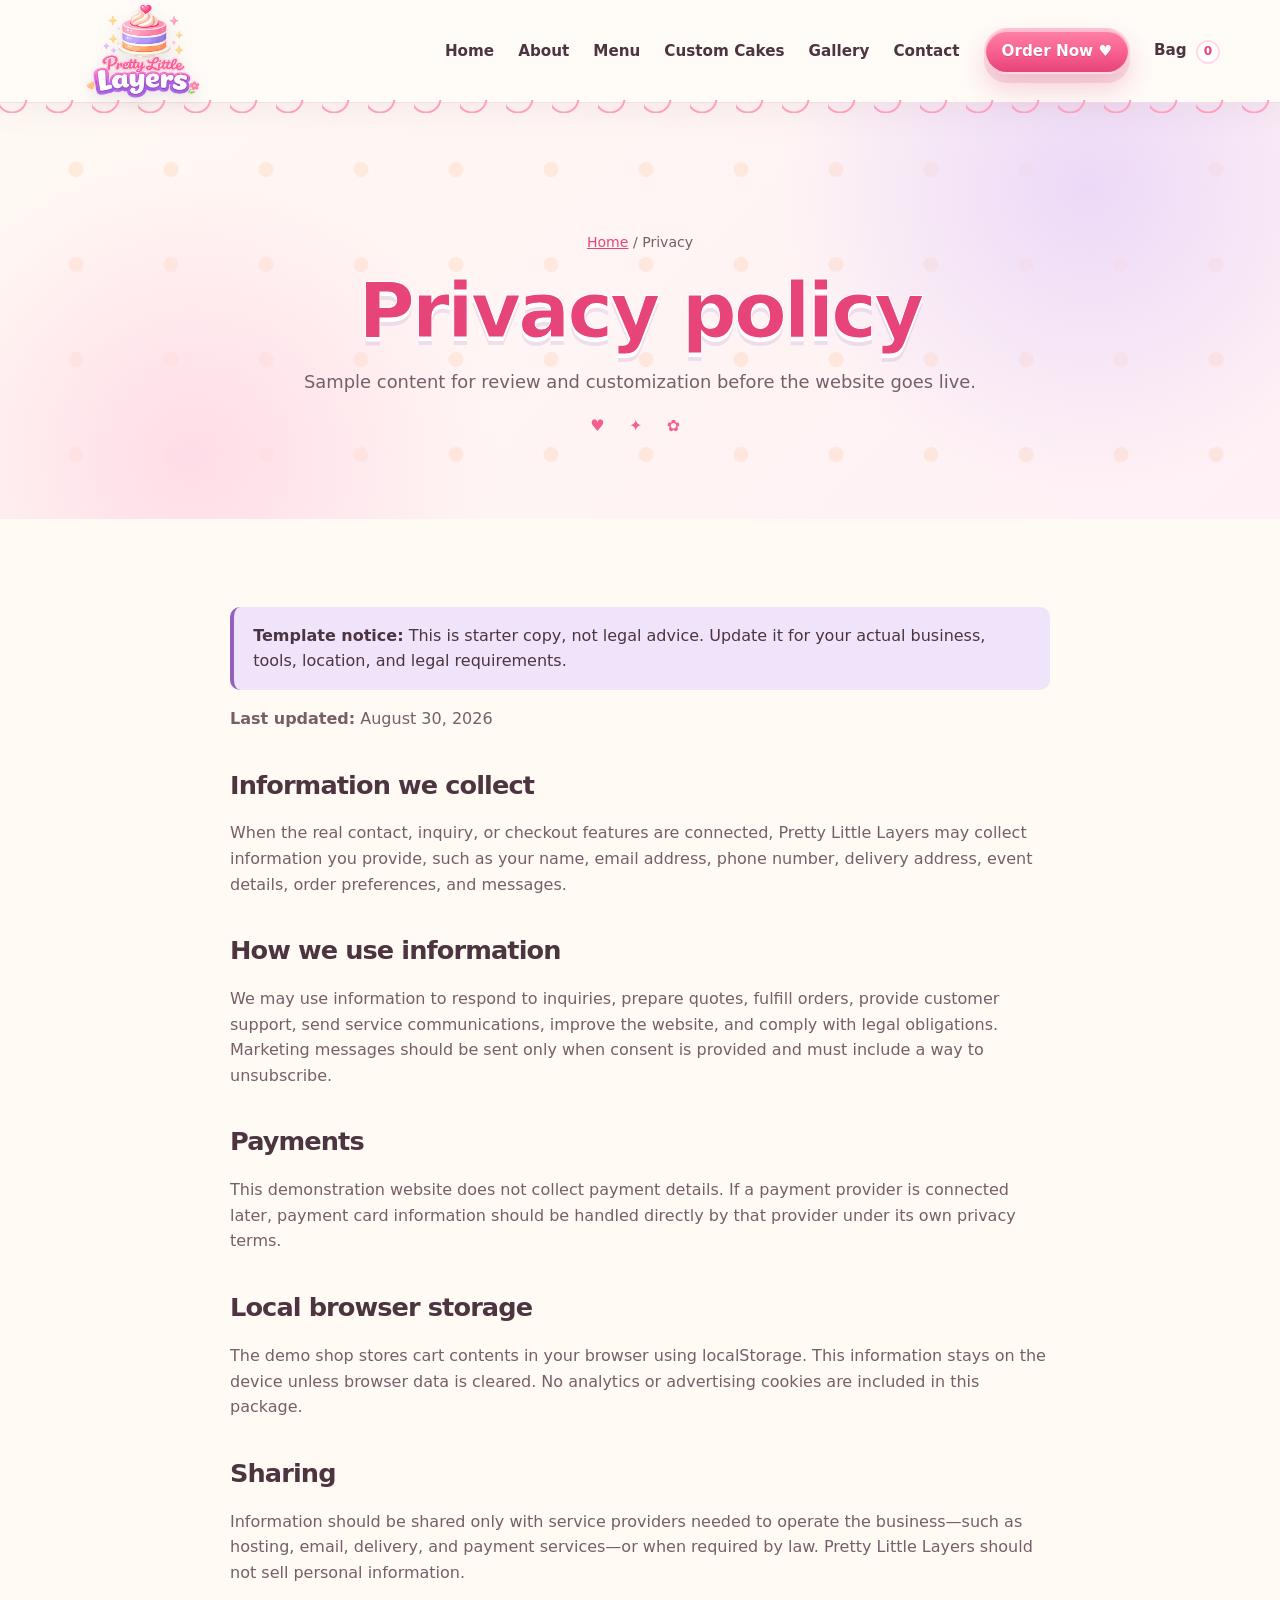
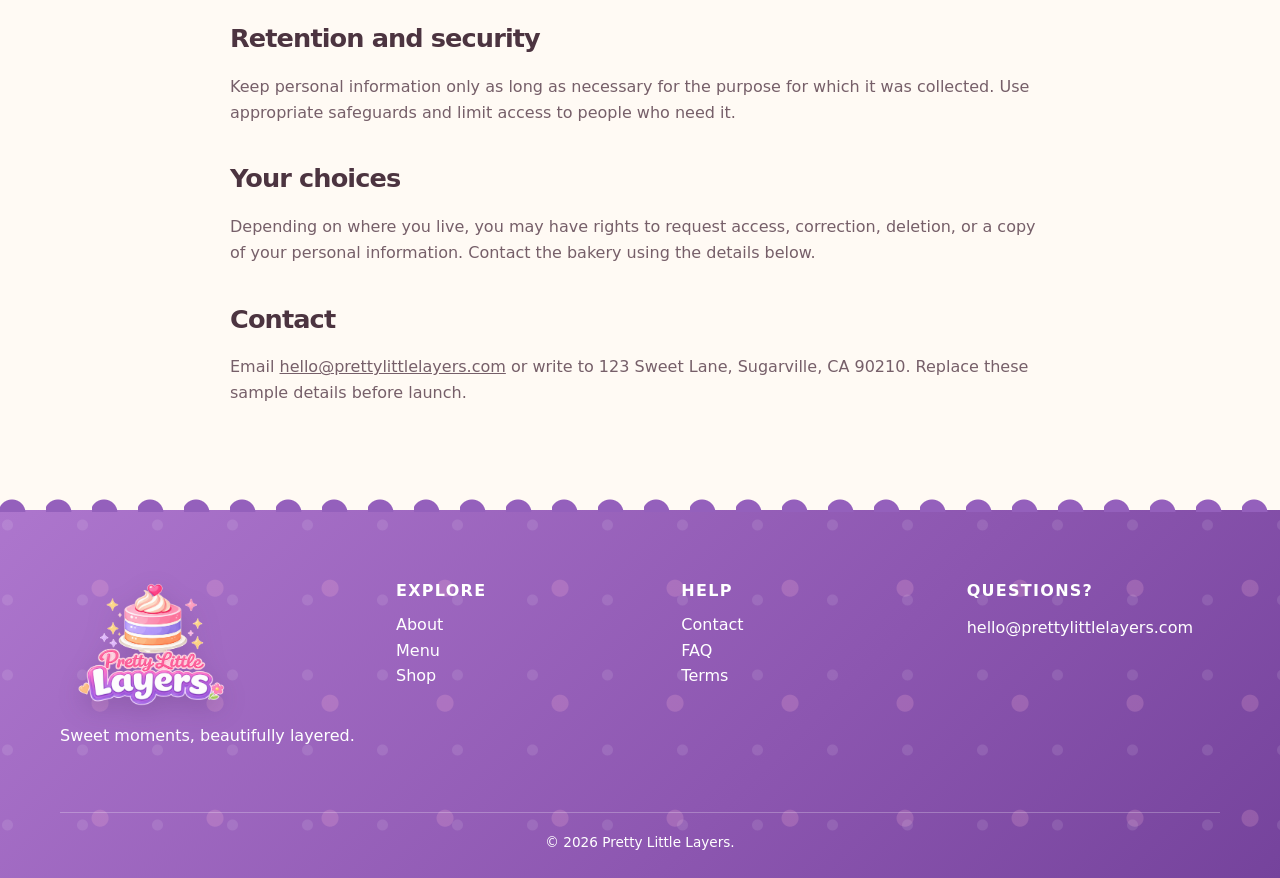
<file: privacy.html>
<!doctype html><html lang="en"><head><meta charset="utf-8"><meta name="viewport" content="width=device-width,initial-scale=1"><meta name="theme-color" content="#f75f8f"><title>Privacy Policy | Pretty Little Layers</title><meta name="description" content="Read the sample privacy policy for the Pretty Little Layers bakery website and online ordering experience."><link rel="canonical" href="https://prettylittlelayers.ca/privacy.html"><link rel="icon" href="assets/images/favicon-placeholder.png"><link rel="apple-touch-icon" href="assets/images/apple-touch-icon-placeholder.png"><link rel="stylesheet" href="assets/css/styles.css"><meta property="og:type" content="website"><meta property="og:title" content="Privacy Policy | Pretty Little Layers"><meta property="og:description" content="How Pretty Little Layers handles website and order information."><meta name="twitter:card" content="summary"></head><body><a class="skip-link" href="#main">Skip to content</a><header class="site-header"><div class="container nav-wrap"><a class="brand" href="index.html"><img src="assets/images/logo-pretty-little-layers-placeholder.png" width="1000" height="666" alt="Pretty Little Layers home"></a><button class="menu-toggle" type="button" aria-expanded="false" aria-controls="site-nav">☰</button><nav class="site-nav" id="site-nav"><a href="index.html">Home</a><a href="about.html">About</a><a href="menu.html">Menu</a><a href="custom-cakes.html">Custom Cakes</a><a href="gallery.html">Gallery</a><a href="contact.html">Contact</a><a class="btn btn--small" href="shop.html">Order Now ♥</a><a href="cart.html">Bag <span class="cart-count" data-cart-count>0</span></a></nav></div></header><main id="main"><section class="page-hero"><div class="container"><div class="breadcrumbs"><a href="index.html">Home</a> / Privacy</div><h1>Privacy policy</h1><p class="lede">Sample content for review and customization before the website goes live.</p></div></section><section class="section"><article class="narrow legal"><div class="notice"><strong>Template notice:</strong> This is starter copy, not legal advice. Update it for your actual business, tools, location, and legal requirements.</div><p><strong>Last updated:</strong> August 30, 2026</p><h2>Information we collect</h2><p>When the real contact, inquiry, or checkout features are connected, Pretty Little Layers may collect information you provide, such as your name, email address, phone number, delivery address, event details, order preferences, and messages.</p><h2>How we use information</h2><p>We may use information to respond to inquiries, prepare quotes, fulfill orders, provide customer support, send service communications, improve the website, and comply with legal obligations. Marketing messages should be sent only when consent is provided and must include a way to unsubscribe.</p><h2>Payments</h2><p>This demonstration website does not collect payment details. If a payment provider is connected later, payment card information should be handled directly by that provider under its own privacy terms.</p><h2>Local browser storage</h2><p>The demo shop stores cart contents in your browser using localStorage. This information stays on the device unless browser data is cleared. No analytics or advertising cookies are included in this package.</p><h2>Sharing</h2><p>Information should be shared only with service providers needed to operate the business—such as hosting, email, delivery, and payment services—or when required by law. Pretty Little Layers should not sell personal information.</p><h2>Retention and security</h2><p>Keep personal information only as long as necessary for the purpose for which it was collected. Use appropriate safeguards and limit access to people who need it.</p><h2>Your choices</h2><p>Depending on where you live, you may have rights to request access, correction, deletion, or a copy of your personal information. Contact the bakery using the details below.</p><h2>Contact</h2><p>Email <a href="mailto:hello@prettylittlelayers.com">hello@prettylittlelayers.com</a> or write to 123 Sweet Lane, Sugarville, CA 90210. Replace these sample details before launch.</p></article></section></main><footer class="site-footer"><div class="container footer-grid"><div class="footer-brand"><img src="assets/images/logo-pretty-little-layers-placeholder.png" alt=""><p>Sweet moments, beautifully layered.</p></div><div><h2>Explore</h2><ul><li><a href="about.html">About</a></li><li><a href="menu.html">Menu</a></li><li><a href="shop.html">Shop</a></li></ul></div><div><h2>Help</h2><ul><li><a href="contact.html">Contact</a></li><li><a href="faq.html">FAQ</a></li><li><a href="terms.html">Terms</a></li></ul></div><div><h2>Questions?</h2><p><a href="mailto:hello@prettylittlelayers.com">hello@prettylittlelayers.com</a></p></div></div><div class="container footer-bottom">© <span data-year></span> Pretty Little Layers.</div></footer><script src="assets/js/main.js" defer></script><script src="assets/js/store.js" defer></script></body></html>
</file>
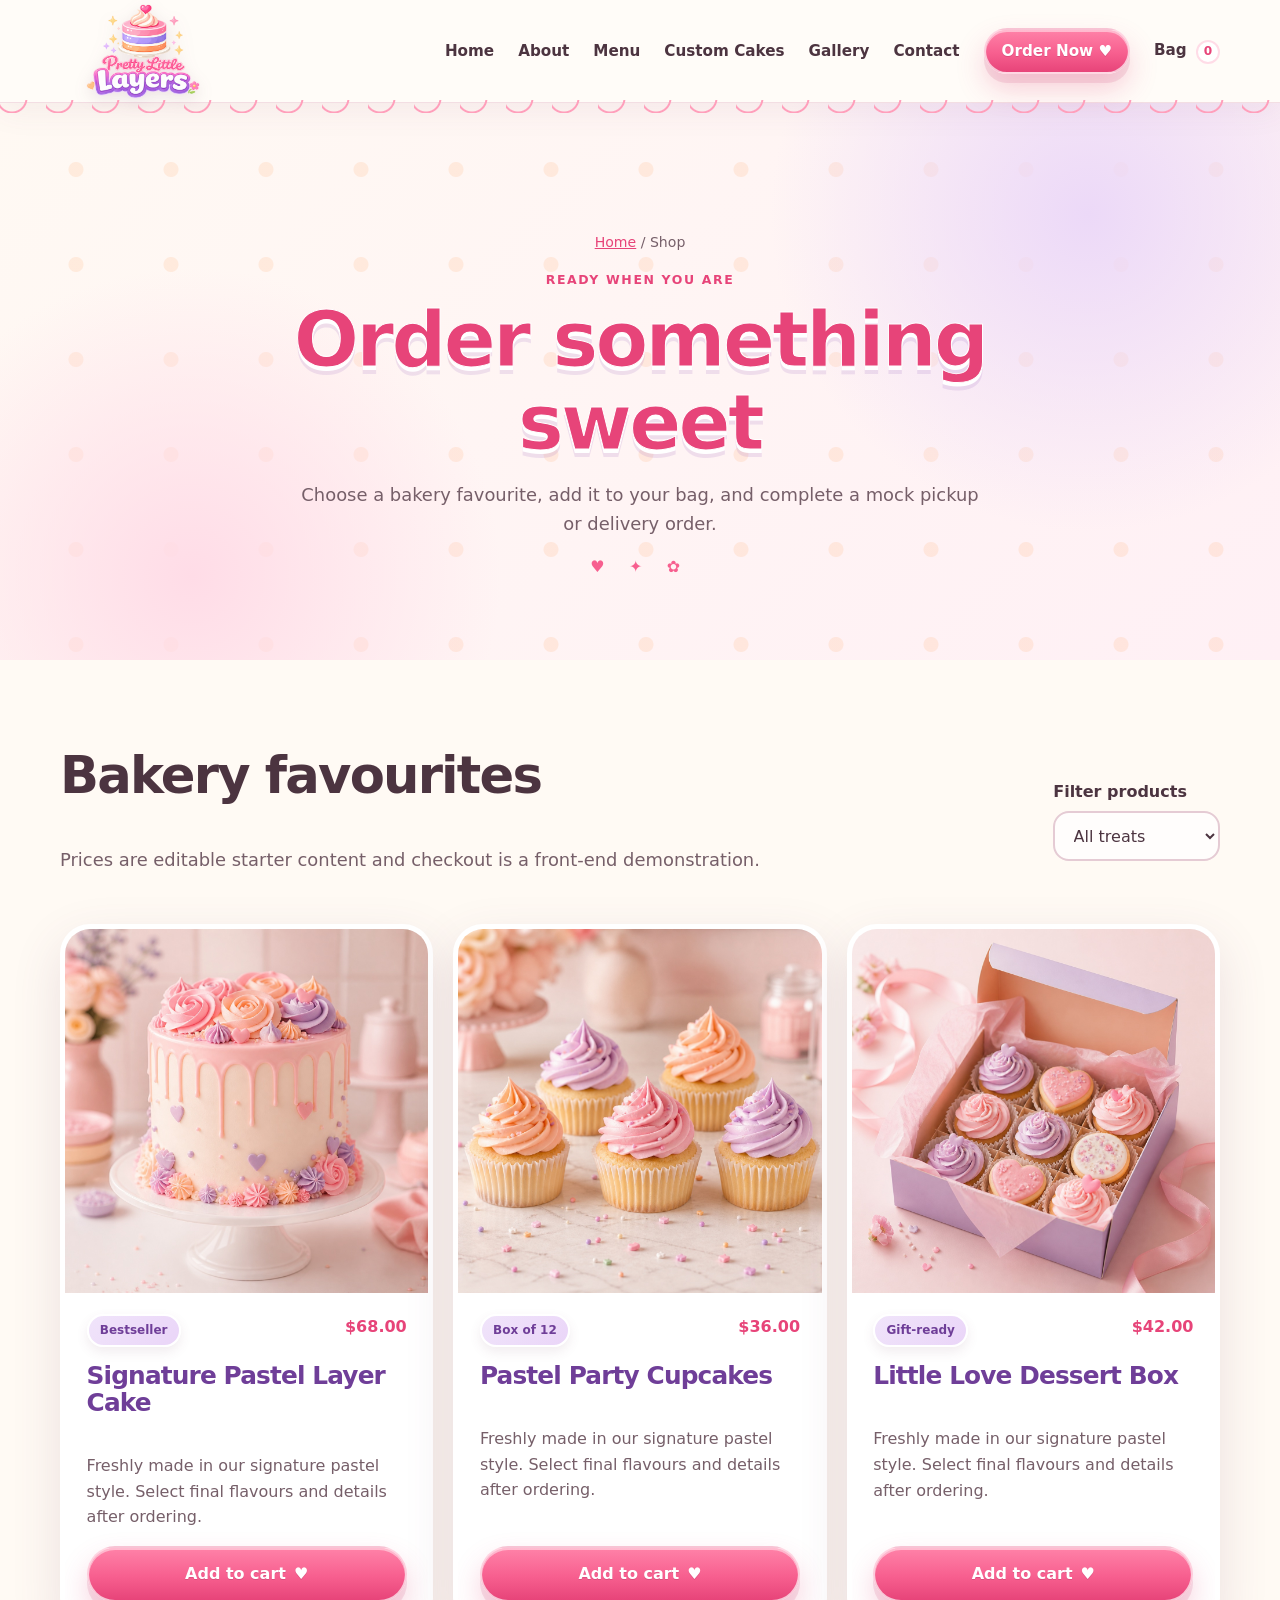
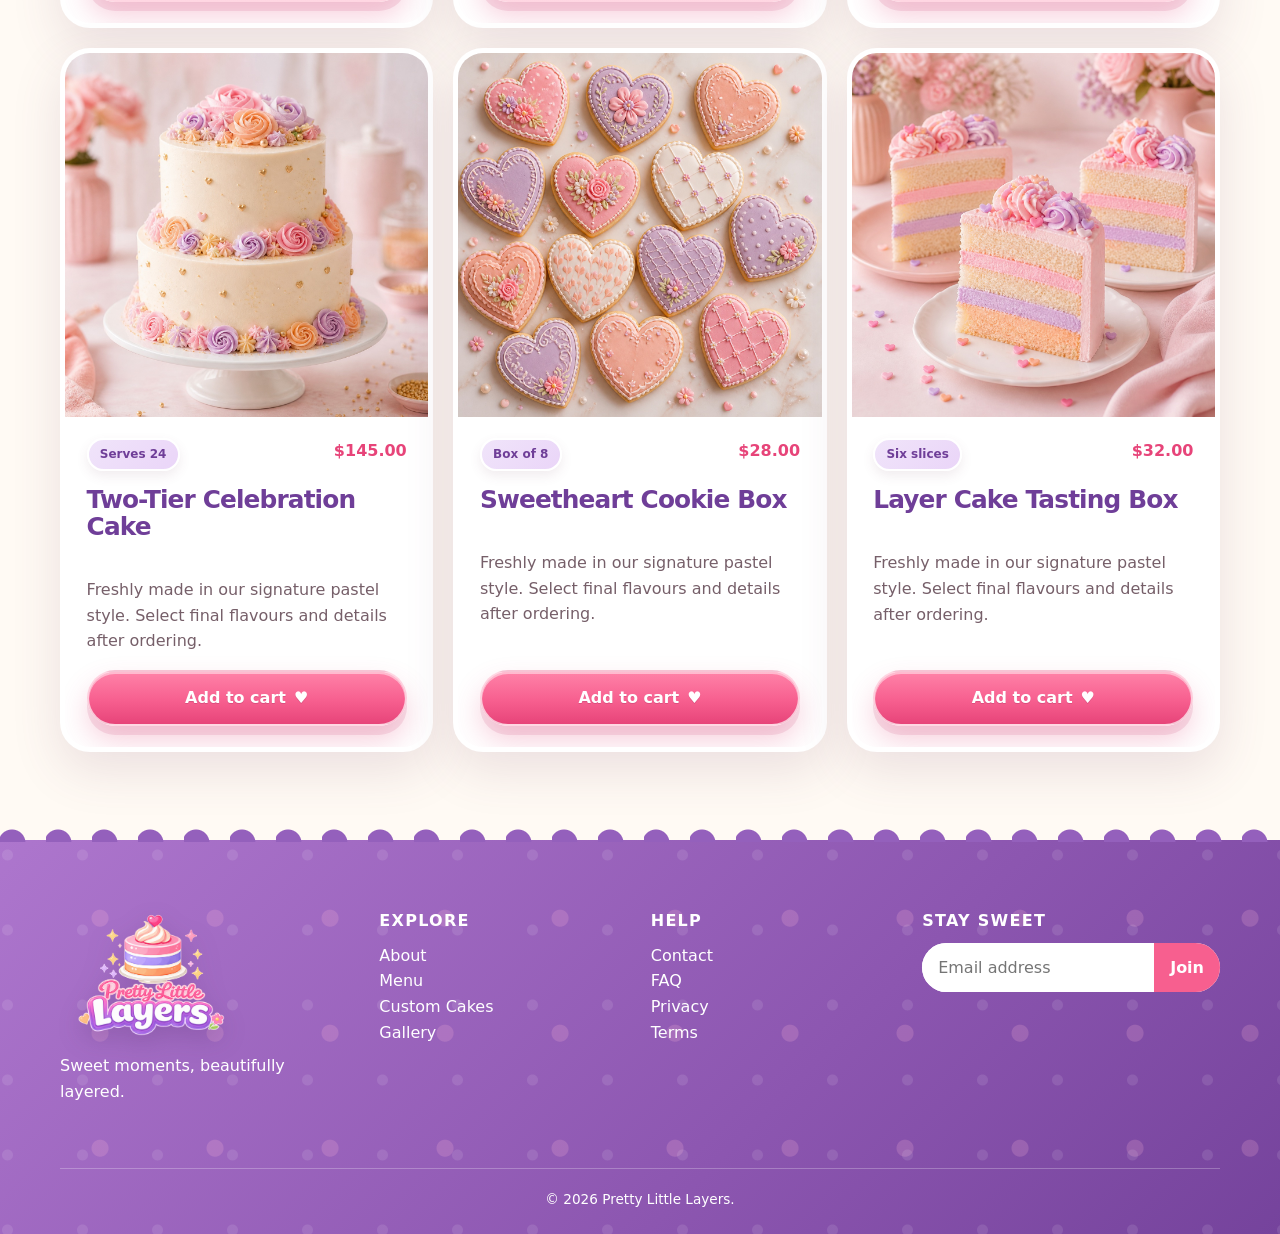
<file: shop.html>
<!doctype html><html lang="en"><head><meta charset="utf-8"><meta name="viewport" content="width=device-width,initial-scale=1"><meta name="theme-color" content="#f75f8f"><title>Order Cakes & Treats Online | Pretty Little Layers</title><meta name="description" content="Shop ready-to-order Pretty Little Layers cakes, cupcakes, cookie boxes and tasting boxes for pickup or local delivery."><link rel="canonical" href="https://prettylittlelayers.ca/shop.html"><link rel="icon" href="assets/images/favicon-placeholder.png"><link rel="apple-touch-icon" href="assets/images/apple-touch-icon-placeholder.png"><link rel="stylesheet" href="assets/css/styles.css"><meta property="og:type" content="website"><meta property="og:title" content="Shop Cakes & Treats | Pretty Little Layers"><meta property="og:description" content="Ready-to-order sweets for pickup or local delivery."><meta property="og:image" content="https://prettylittlelayers.ca/assets/images/dessert-box-card-placeholder.jpg"><meta name="twitter:card" content="summary_large_image"><script type="application/ld+json">{"@context":"https://schema.org","@type":"ItemList","name":"Pretty Little Layers Online Shop","itemListElement":[{"@type":"Product","position":1,"name":"Signature Pastel Layer Cake","image":"https://prettylittlelayers.ca/assets/images/custom-cakes-card-placeholder.jpg","offers":{"@type":"Offer","priceCurrency":"CAD","price":"68.00","availability":"https://schema.org/InStock"}},{"@type":"Product","position":2,"name":"Pastel Party Cupcakes","image":"https://prettylittlelayers.ca/assets/images/cupcakes-card-placeholder.jpg","offers":{"@type":"Offer","priceCurrency":"CAD","price":"36.00","availability":"https://schema.org/InStock"}},{"@type":"Product","position":3,"name":"Little Love Dessert Box","image":"https://prettylittlelayers.ca/assets/images/dessert-box-card-placeholder.jpg","offers":{"@type":"Offer","priceCurrency":"CAD","price":"42.00","availability":"https://schema.org/InStock"}}]}</script></head><body><a class="skip-link" href="#main">Skip to content</a><header class="site-header"><div class="container nav-wrap"><a class="brand" href="index.html"><img src="assets/images/logo-pretty-little-layers-placeholder.png" width="1000" height="666" alt="Pretty Little Layers home"></a><button class="menu-toggle" type="button" aria-expanded="false" aria-controls="site-nav">☰</button><nav class="site-nav" id="site-nav"><a href="index.html">Home</a><a href="about.html">About</a><a href="menu.html">Menu</a><a href="custom-cakes.html">Custom Cakes</a><a href="gallery.html">Gallery</a><a href="contact.html">Contact</a><a class="btn btn--small" aria-current="page" href="shop.html">Order Now ♥</a><a href="cart.html">Bag <span class="cart-count" data-cart-count>0</span></a></nav></div></header><main id="main"><section class="page-hero"><div class="container"><div class="breadcrumbs"><a href="index.html">Home</a> / Shop</div><p class="eyebrow">Ready when you are</p><h1>Order something sweet</h1><p class="lede">Choose a bakery favourite, add it to your bag, and complete a mock pickup or delivery order.</p></div></section><section class="section"><div class="container"><div class="shop-toolbar"><div><h2>Bakery favourites</h2><p class="lede">Prices are editable starter content and checkout is a front-end demonstration.</p></div><div class="field"><label for="product-filter">Filter products</label><select id="product-filter" data-product-filter><option value="all">All treats</option><option value="cakes">Cakes</option><option value="cupcakes">Cupcakes</option><option value="boxes">Dessert boxes</option><option value="cookies">Cookies</option></select></div></div><div class="product-grid" data-product-grid></div></div></section></main><footer class="site-footer"><div class="container footer-grid"><div class="footer-brand"><img src="assets/images/logo-pretty-little-layers-placeholder.png" alt=""><p>Sweet moments, beautifully layered.</p></div><div><h2>Explore</h2><ul><li><a href="about.html">About</a></li><li><a href="menu.html">Menu</a></li><li><a href="custom-cakes.html">Custom Cakes</a></li><li><a href="gallery.html">Gallery</a></li></ul></div><div><h2>Help</h2><ul><li><a href="contact.html">Contact</a></li><li><a href="faq.html">FAQ</a></li><li><a href="privacy.html">Privacy</a></li><li><a href="terms.html">Terms</a></li></ul></div><div><h2>Stay sweet</h2><form class="newsletter"><input aria-label="Email address" type="email" placeholder="Email address" required><button>Join</button></form></div></div><div class="container footer-bottom">© <span data-year></span> Pretty Little Layers.</div></footer><script src="assets/js/main.js" defer></script><script src="assets/js/store.js" defer></script></body></html>
</file>
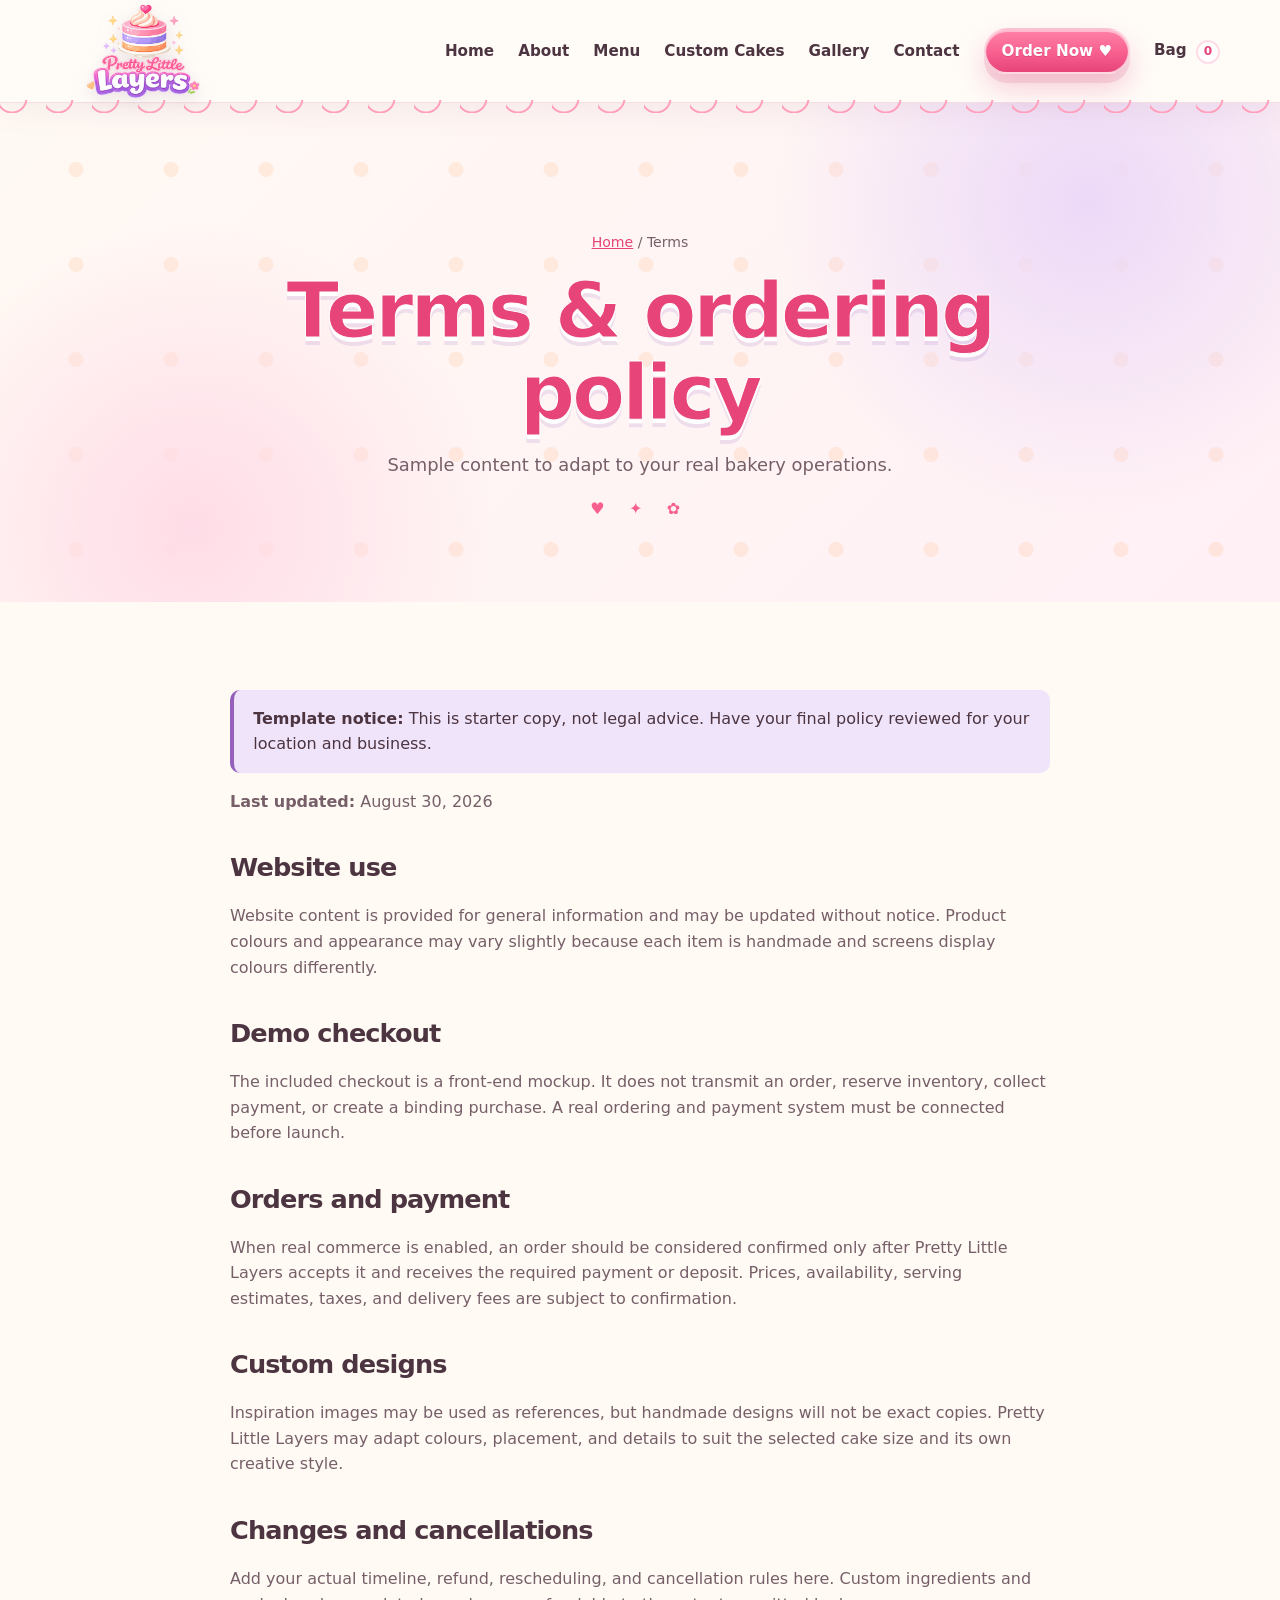
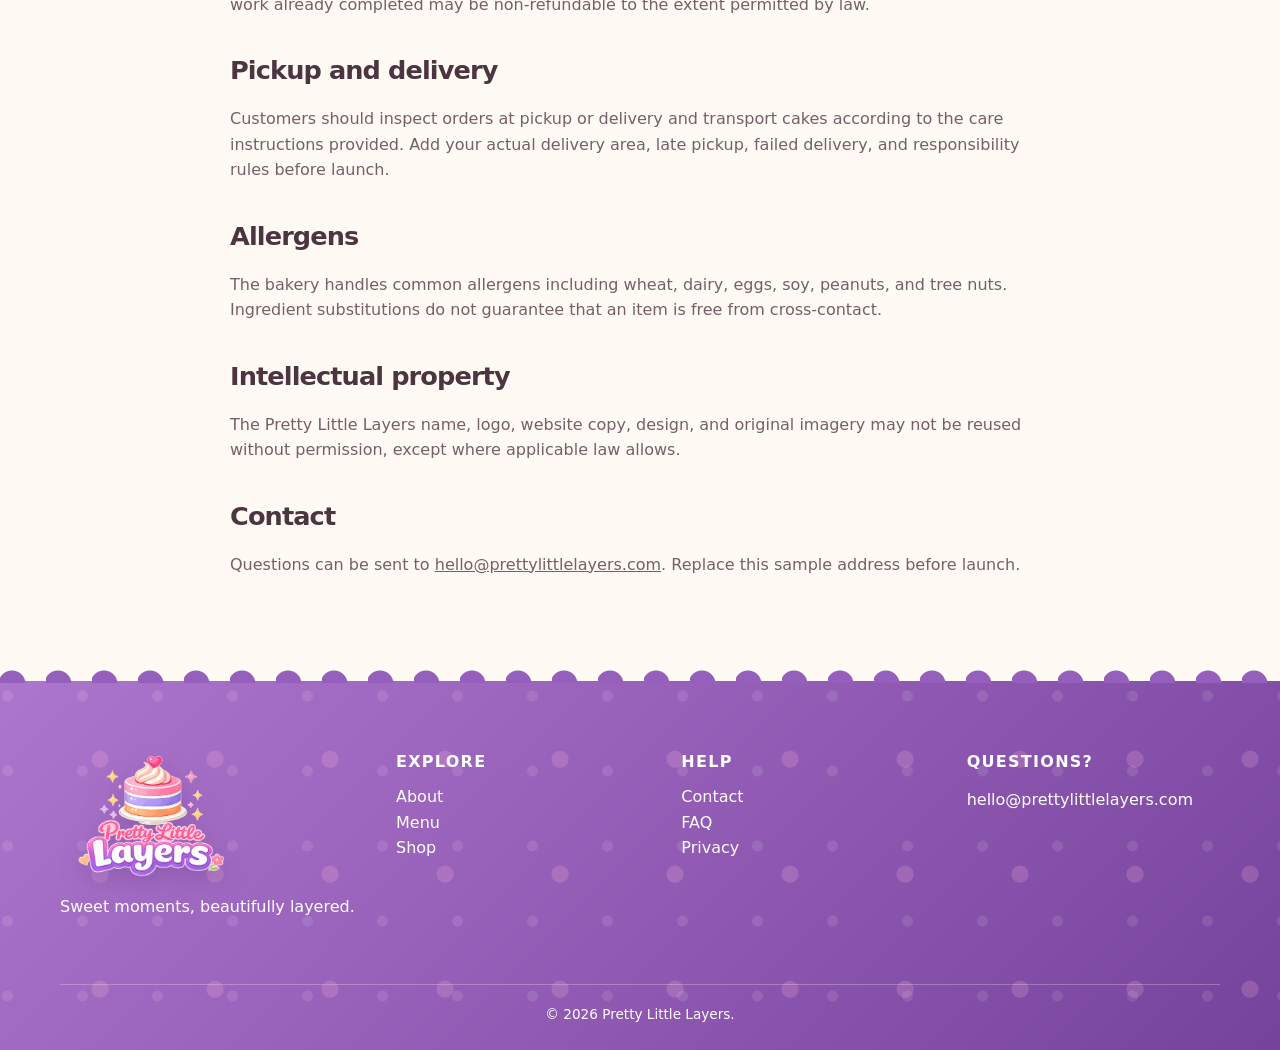
<file: terms.html>
<!doctype html><html lang="en"><head><meta charset="utf-8"><meta name="viewport" content="width=device-width,initial-scale=1"><meta name="theme-color" content="#f75f8f"><title>Terms & Ordering Policy | Pretty Little Layers</title><meta name="description" content="Read the sample website terms and ordering policy for Pretty Little Layers cakes, desserts, pickup and delivery."><link rel="canonical" href="https://prettylittlelayers.ca/terms.html"><link rel="icon" href="assets/images/favicon-placeholder.png"><link rel="apple-touch-icon" href="assets/images/apple-touch-icon-placeholder.png"><link rel="stylesheet" href="assets/css/styles.css"><meta property="og:type" content="website"><meta property="og:title" content="Terms & Ordering Policy | Pretty Little Layers"><meta property="og:description" content="Sample bakery website and ordering terms."><meta name="twitter:card" content="summary"></head><body><a class="skip-link" href="#main">Skip to content</a><header class="site-header"><div class="container nav-wrap"><a class="brand" href="index.html"><img src="assets/images/logo-pretty-little-layers-placeholder.png" width="1000" height="666" alt="Pretty Little Layers home"></a><button class="menu-toggle" type="button" aria-expanded="false" aria-controls="site-nav">☰</button><nav class="site-nav" id="site-nav"><a href="index.html">Home</a><a href="about.html">About</a><a href="menu.html">Menu</a><a href="custom-cakes.html">Custom Cakes</a><a href="gallery.html">Gallery</a><a href="contact.html">Contact</a><a class="btn btn--small" href="shop.html">Order Now ♥</a><a href="cart.html">Bag <span class="cart-count" data-cart-count>0</span></a></nav></div></header><main id="main"><section class="page-hero"><div class="container"><div class="breadcrumbs"><a href="index.html">Home</a> / Terms</div><h1>Terms & ordering policy</h1><p class="lede">Sample content to adapt to your real bakery operations.</p></div></section><section class="section"><article class="narrow legal"><div class="notice"><strong>Template notice:</strong> This is starter copy, not legal advice. Have your final policy reviewed for your location and business.</div><p><strong>Last updated:</strong> August 30, 2026</p><h2>Website use</h2><p>Website content is provided for general information and may be updated without notice. Product colours and appearance may vary slightly because each item is handmade and screens display colours differently.</p><h2>Demo checkout</h2><p>The included checkout is a front-end mockup. It does not transmit an order, reserve inventory, collect payment, or create a binding purchase. A real ordering and payment system must be connected before launch.</p><h2>Orders and payment</h2><p>When real commerce is enabled, an order should be considered confirmed only after Pretty Little Layers accepts it and receives the required payment or deposit. Prices, availability, serving estimates, taxes, and delivery fees are subject to confirmation.</p><h2>Custom designs</h2><p>Inspiration images may be used as references, but handmade designs will not be exact copies. Pretty Little Layers may adapt colours, placement, and details to suit the selected cake size and its own creative style.</p><h2>Changes and cancellations</h2><p>Add your actual timeline, refund, rescheduling, and cancellation rules here. Custom ingredients and work already completed may be non-refundable to the extent permitted by law.</p><h2>Pickup and delivery</h2><p>Customers should inspect orders at pickup or delivery and transport cakes according to the care instructions provided. Add your actual delivery area, late pickup, failed delivery, and responsibility rules before launch.</p><h2>Allergens</h2><p>The bakery handles common allergens including wheat, dairy, eggs, soy, peanuts, and tree nuts. Ingredient substitutions do not guarantee that an item is free from cross-contact.</p><h2>Intellectual property</h2><p>The Pretty Little Layers name, logo, website copy, design, and original imagery may not be reused without permission, except where applicable law allows.</p><h2>Contact</h2><p>Questions can be sent to <a href="mailto:hello@prettylittlelayers.com">hello@prettylittlelayers.com</a>. Replace this sample address before launch.</p></article></section></main><footer class="site-footer"><div class="container footer-grid"><div class="footer-brand"><img src="assets/images/logo-pretty-little-layers-placeholder.png" alt=""><p>Sweet moments, beautifully layered.</p></div><div><h2>Explore</h2><ul><li><a href="about.html">About</a></li><li><a href="menu.html">Menu</a></li><li><a href="shop.html">Shop</a></li></ul></div><div><h2>Help</h2><ul><li><a href="contact.html">Contact</a></li><li><a href="faq.html">FAQ</a></li><li><a href="privacy.html">Privacy</a></li></ul></div><div><h2>Questions?</h2><p><a href="mailto:hello@prettylittlelayers.com">hello@prettylittlelayers.com</a></p></div></div><div class="container footer-bottom">© <span data-year></span> Pretty Little Layers.</div></footer><script src="assets/js/main.js" defer></script><script src="assets/js/store.js" defer></script></body></html>
</file>
<file: assets/css/styles.css>
:root {
  --cream: #fffaf4;
  --paper: #fffefd;
  --pink-50: #fff0f5;
  --pink-100: #ffdce7;
  --pink-300: #ff9fbb;
  --pink-500: #f75f8f;
  --pink-600: #e74479;
  --berry: #c52d68;
  --lavender-100: #f0e4fa;
  --lavender-300: #c69be2;
  --lavender-500: #9460bc;
  --lavender-700: #6f3e98;
  --peach: #ffba8b;
  --gold: #f4b84c;
  --ink: #4c3440;
  --muted: #765f69;
  --line: #efd3dc;
  --shadow: 0 18px 50px rgba(116, 65, 96, .14);
  --shadow-pop: 0 22px 55px rgba(229, 68, 121, .2);
  --radius: 30px;
  --display: "Cooper Black", "Arial Rounded MT Bold", "Trebuchet MS", system-ui, sans-serif;
  --body: Inter, ui-sans-serif, system-ui, -apple-system, BlinkMacSystemFont, "Segoe UI", sans-serif;
}

* { box-sizing: border-box; }
html { scroll-behavior: smooth; }
body { margin: 0; color: var(--ink); background: var(--cream); font-family: var(--body); line-height: 1.6; -webkit-font-smoothing: antialiased; }
::selection { background: var(--pink-100); color: var(--berry); }
img { display: block; max-width: 100%; height: auto; }
a { color: inherit; }
button, input, select, textarea { font: inherit; }
button { cursor: pointer; }
:focus-visible { outline: 3px solid var(--lavender-500); outline-offset: 3px; }
.skip-link { position: fixed; left: 1rem; top: -5rem; z-index: 1000; padding: .7rem 1rem; border-radius: 999px; background: var(--ink); color: #fff; }
.skip-link:focus { top: 1rem; }
.container { width: min(1160px, calc(100% - 2rem)); margin-inline: auto; }
.narrow { width: min(820px, calc(100% - 2rem)); margin-inline: auto; }
.section { padding: 5.5rem 0; }
.section--soft { position: relative; background: radial-gradient(circle at 10% 18%, rgba(255,159,187,.22) 0 7px, transparent 8px), radial-gradient(circle at 92% 78%, rgba(198,155,226,.24) 0 8px, transparent 9px), linear-gradient(135deg, #fff1f6, #fffaf5 55%, #f3e8fb); background-size: 180px 180px, 220px 220px, auto; }
.eyebrow { margin: 0 0 .6rem; color: var(--pink-600); font-size: .78rem; font-weight: 900; letter-spacing: .13em; text-transform: uppercase; }
h1, h2, h3 { margin-top: 0; font-family: var(--display); line-height: 1.08; letter-spacing: -.035em; }
h1 { font-size: clamp(2.8rem, 7vw, 5.8rem); }
h2 { font-size: clamp(2rem, 4vw, 3.4rem); }
h3 { font-size: 1.25rem; }
.display-gradient { color: var(--pink-600); -webkit-text-stroke: 1px rgba(255,255,255,.86); text-shadow: 0 3px 0 #fff, 0 7px 0 rgba(148, 96, 188, .22), 0 13px 22px rgba(229,68,121,.12); }
.text-lavender { color: var(--lavender-500); -webkit-text-stroke: 1px rgba(255,255,255,.82); text-shadow: 0 3px 0 #fff, 0 7px 0 rgba(247,95,143,.18); }
.lede { color: var(--muted); font-size: 1.12rem; }
.center { text-align: center; }
.cluster { display: flex; flex-wrap: wrap; gap: .8rem; align-items: center; }
.cluster--center { justify-content: center; }
.btn { display: inline-flex; align-items: center; justify-content: center; gap: .5rem; min-height: 50px; padding: .82rem 1.4rem; border: 2px solid rgba(255,255,255,.68); border-radius: 999px; background: linear-gradient(180deg, #ff82a8, var(--pink-500) 55%, var(--pink-600)); color: #fff; font-weight: 900; text-decoration: none; text-shadow: 0 1px 0 rgba(142,39,83,.24); box-shadow: inset 0 2px 0 rgba(255,255,255,.45), 0 9px 0 rgba(188,45,103,.12), 0 15px 28px rgba(229,68,121,.25); transition: transform .18s, box-shadow .18s, filter .18s; }
.btn:hover { transform: translateY(-3px) scale(1.015); filter: saturate(1.08); box-shadow: inset 0 2px 0 rgba(255,255,255,.48), 0 11px 0 rgba(188,45,103,.12), 0 20px 34px rgba(229,68,121,.3); }
.btn:active { transform: translateY(1px); }
.btn--secondary { border-color: var(--pink-300); background: rgba(255,255,255,.94); color: var(--ink); text-shadow: none; box-shadow: inset 0 2px 0 #fff, 0 8px 18px rgba(116,65,96,.1); }
.btn--secondary:hover { background: var(--pink-50); }
.btn--lavender { background: linear-gradient(180deg, #b98bd5, var(--lavender-500) 55%, var(--lavender-700)); }
.btn--small { min-height: 38px; padding: .55rem 1rem; font-size: .9rem; }
.btn--block { width: 100%; }
.site-header { position: sticky; top: 0; z-index: 100; background: rgba(255,252,248,.95); border-bottom: 1px solid rgba(239,211,220,.72); box-shadow: 0 8px 30px rgba(116,65,96,.07); backdrop-filter: blur(18px); }
.site-header::after { content: ""; position: absolute; left: 0; right: 0; bottom: -11px; height: 13px; background: radial-gradient(circle at 12px -2px, transparent 13px, #ff9fbb 14px, #ff9fbb 15px, transparent 16px) 0 0/46px 18px repeat-x; pointer-events: none; }
.nav-wrap { min-height: 102px; display: flex; align-items: center; justify-content: space-between; gap: 1rem; }
.brand { position: relative; flex: 0 0 auto; }
.brand img { width: 168px; height: 96px; object-fit: contain; object-position: center; filter: drop-shadow(0 5px 8px rgba(105,54,90,.12)); }
.site-nav { display: flex; align-items: center; gap: 1.5rem; }
.site-nav a { position: relative; font-size: .95rem; font-weight: 800; text-decoration: none; }
.site-nav a:not(.btn)::after { content: ""; position: absolute; left: 0; right: 100%; bottom: -.4rem; height: 2px; background: var(--pink-500); transition: right .18s; }
.site-nav a:hover::after, .site-nav a[aria-current="page"]::after { right: 0; }
.cart-link { white-space: nowrap; }
.cart-count { display: inline-grid; place-items: center; min-width: 24px; height: 24px; margin-left: .25rem; padding: 0 .3rem; border: 2px solid var(--pink-100); border-radius: 999px; background: #fff; color: var(--pink-600); font-size: .76rem; font-weight: 900; }
.menu-toggle { display: none; width: 44px; height: 44px; border: 0; border-radius: 50%; background: var(--pink-100); color: var(--ink); font-size: 1.35rem; }

.hero { position: relative; min-height: 730px; display: grid; align-items: center; overflow: hidden; isolation: isolate; background: linear-gradient(92deg, rgba(255,250,245,.98) 0 42%, rgba(255,245,247,.78) 53%, rgba(255,244,246,.04) 69%), url('../images/hero-cake-placeholder.jpg') 62% center/cover no-repeat; border-bottom: 1px solid var(--pink-100); }
.hero::before, .hero::after { position: absolute; z-index: -1; color: var(--lavender-300); filter: drop-shadow(0 3px 0 #fff); }
.hero::before { content: "✦"; left: 4%; top: 34%; font-size: 3.5rem; }
.hero::after { content: "♥"; left: 42%; top: 23%; color: var(--peach); font-size: 2.2rem; transform: rotate(12deg); }
.hero-content { width: min(620px, 54%); padding: 4.5rem 0 5rem; }
.hero-logo-shell { position: relative; width: 270px; margin: 0 0 .25rem -1.1rem; }
.hero-logo-shell::before { content: ""; position: absolute; inset: 14% 9% 5%; z-index: -1; border-radius: 50%; background: radial-gradient(circle, rgba(255,255,255,.96), rgba(255,240,245,.6) 60%, transparent 72%); filter: blur(4px); }
.hero-logo { display: block; width: 100%; height: auto; aspect-ratio: 1000 / 666; object-fit: contain; filter: drop-shadow(0 12px 14px rgba(121,60,104,.16)); }
.hero h1 { margin-bottom: 1.1rem; font-size: clamp(3rem, 5vw, 5.1rem); }
.hero .lede { max-width: 530px; margin-bottom: 1.25rem; color: #644d58; font-size: 1.2rem; }
.hero-points { display: flex; flex-wrap: wrap; gap: .55rem; margin: 0 0 1.35rem; padding: 0; list-style: none; }
.hero-points li { padding: .38rem .72rem; border: 1px solid rgba(229,68,121,.2); border-radius: 999px; background: rgba(255,255,255,.86); color: var(--berry); font-size: .78rem; font-weight: 900; box-shadow: 0 6px 16px rgba(116,65,96,.07); }
.hero-points li::before { content: "♥"; margin-right: .35rem; color: var(--pink-500); }
.hero-badge { position: absolute; right: 9%; top: 28%; display: grid; place-items: center; width: 132px; aspect-ratio: 1; padding: 1rem; border: 5px solid rgba(255,255,255,.65); border-radius: 48% 52% 46% 54% / 55% 44% 56% 45%; background: linear-gradient(145deg, #b987d6, var(--lavender-500)); color: #fff; font-family: var(--display); font-size: 1.05rem; text-align: center; text-shadow: 0 2px 0 rgba(77,39,102,.2); transform: rotate(-7deg); box-shadow: inset 0 3px 0 rgba(255,255,255,.3), var(--shadow-pop); }
.sweet-proof { position: relative; z-index: 2; display: grid; grid-template-columns: repeat(4, 1fr); overflow: hidden; border-bottom: 1px solid var(--line); background: #fff; }
.sweet-proof div { display: grid; grid-template-columns: auto 1fr; gap: .7rem; align-items: center; padding: 1.15rem clamp(1rem, 3vw, 2.5rem); border-right: 1px solid var(--line); }
.sweet-proof div:last-child { border-right: 0; }
.sweet-proof span { font-size: 1.65rem; }
.sweet-proof strong { display: block; font-family: var(--display); color: var(--lavender-700); }
.sweet-proof small { color: var(--muted); }
.sparkle-row { color: var(--pink-500); letter-spacing: .8rem; }
.wave-divider { height: 18px; background: radial-gradient(circle at 15px -2px, transparent 18px, var(--lavender-500) 19px) 0 0/42px 25px repeat-x; }

.cards { display: grid; grid-template-columns: repeat(3, 1fr); gap: 1.25rem; }
.card { position: relative; overflow: hidden; border: 5px solid #fff; border-radius: var(--radius); background: rgba(255,255,255,.92); box-shadow: var(--shadow); transition: transform .22s, box-shadow .22s; }
.card:hover { transform: translateY(-7px); box-shadow: var(--shadow-pop); }
.card::after { content: "♥"; position: absolute; top: 1rem; right: 1rem; display: grid; place-items: center; width: 42px; aspect-ratio: 1; border-radius: 50%; background: rgba(255,255,255,.9); color: var(--pink-500); box-shadow: 0 7px 18px rgba(90,43,73,.14); }
.card img { width: 100%; aspect-ratio: 4/3; object-fit: cover; border-radius: calc(var(--radius) - 8px) calc(var(--radius) - 8px) 18px 18px; transition: transform .28s, filter .28s; }
.card:hover img { transform: scale(1.035); filter: saturate(1.06) contrast(1.02); }
.card-body { padding: 1.35rem; }
.card-body h3 { color: var(--lavender-700); font-size: 1.45rem; }
.card-body p { color: var(--muted); }
.card-link { color: var(--pink-600); font-weight: 800; text-decoration: none; }
.card-link:hover { text-decoration: underline; }
.section-heading { display: flex; justify-content: space-between; align-items: end; gap: 2rem; margin-bottom: 2rem; }
.section-heading > div { max-width: 650px; }
.section-heading h2, .center > h2 { color: var(--lavender-700); text-shadow: 0 3px 0 #fff; }
.mini-feature { display: grid; grid-template-columns: .9fr 1.2fr; gap: 1.3rem; align-items: center; }
.mini-feature img { border-radius: 50% 44% 52% 46%; box-shadow: var(--shadow); }
.about-grid { display: grid; grid-template-columns: .9fr 1.1fr; gap: clamp(2rem, 7vw, 6rem); align-items: center; }
.about-photo { position: relative; }
.about-photo::after { content: "Made with love ♥"; position: absolute; right: -1rem; bottom: 2rem; width: 122px; aspect-ratio: 1; display: grid; place-items: center; padding: 1rem; border: 5px solid #fff; border-radius: 48% 52% 45% 55%; background: linear-gradient(145deg, #ffd9e5, #ffc4d5); color: var(--berry); font-family: var(--display); font-weight: 900; text-align: center; transform: rotate(-7deg); box-shadow: var(--shadow-pop); }
.about-photo img { width: 100%; max-height: 640px; object-fit: cover; border: 7px solid #fff; border-radius: 48% 48% 32px 32px; box-shadow: var(--shadow); }
.check-list { list-style: none; padding: 0; }
.check-list li { margin: .65rem 0; }
.check-list li::before { content: "♥"; margin-right: .65rem; color: var(--pink-500); }
.gallery-grid { display: grid; grid-template-columns: repeat(12, 1fr); grid-auto-rows: 170px; gap: 1rem; }
.gallery-grid figure { margin: 0; overflow: hidden; border: 5px solid #fff; border-radius: 24px; box-shadow: 0 12px 30px rgba(116,65,96,.13); }
.gallery-grid figure:nth-child(1), .gallery-grid figure:nth-child(6) { grid-column: span 6; grid-row: span 2; }
.gallery-grid figure:nth-child(2), .gallery-grid figure:nth-child(3), .gallery-grid figure:nth-child(4), .gallery-grid figure:nth-child(5) { grid-column: span 3; }
.gallery-grid img { width: 100%; height: 100%; object-fit: cover; transition: transform .3s; }
.gallery-grid figure:hover img { transform: scale(1.04); }
.quote { position: relative; padding: 2.5rem; border: 5px solid #fff; border-radius: var(--radius); background: linear-gradient(145deg,#fff,#fff7fa); text-align: center; box-shadow: var(--shadow-pop); }
.quote::before { content: "“"; position: absolute; left: 1.5rem; top: .5rem; color: var(--pink-100); font-family: Georgia,serif; font-size: 6rem; line-height: 1; }
.stars { color: #f3a541; letter-spacing: .2rem; }

.page-hero { position: relative; padding: 8rem 0 5rem; overflow: hidden; background: radial-gradient(circle at 85% 20%, #ecd9f8, transparent 27%), radial-gradient(circle at 15% 85%, #ffdce7, transparent 26%), radial-gradient(circle at 80% 70%, rgba(255,186,139,.22) 0 7px, transparent 8px), linear-gradient(135deg,#fff9f3,#fff0f5); background-size: auto, auto, 95px 95px, auto; text-align: center; }
.page-hero::after { content: "♥  ✦  ✿"; display: block; margin-top: 1rem; color: var(--pink-500); letter-spacing: .6rem; }
.page-hero h1 { max-width: 900px; margin: 0 auto 1rem; font-size: clamp(2.7rem, 6vw, 5rem); color: var(--pink-600); -webkit-text-stroke: 1px white; text-shadow: 0 4px 0 #fff, 0 8px 0 rgba(148,96,188,.15); }
.page-hero .lede { max-width: 700px; margin: auto; }
.breadcrumbs { margin-bottom: 1rem; color: var(--muted); font-size: .88rem; }
.breadcrumbs a { color: var(--pink-600); }
.values { display: grid; grid-template-columns: repeat(3, 1fr); gap: 1.25rem; }
.value { padding: 1.8rem; border: 4px solid #fff; border-radius: var(--radius); background: linear-gradient(145deg,#fff,#fff8fa); box-shadow: var(--shadow); transition: transform .2s; }
.value:hover { transform: translateY(-5px) rotate(-1deg); }
.value-icon { font-size: 2rem; }
.menu-groups { display: grid; grid-template-columns: repeat(2, 1fr); gap: 1.25rem; }
.menu-panel { padding: 1.7rem; border: 4px solid #fff; border-radius: var(--radius); background: linear-gradient(145deg,#fff,#fff9f7); box-shadow: var(--shadow); }
.menu-row { display: grid; grid-template-columns: 1fr auto; gap: 1rem; padding: 1rem 0; border-bottom: 1px dashed var(--line); }
.menu-row:last-child { border: 0; }
.menu-row strong { font-family: var(--display); }
.menu-row small { grid-column: 1/-1; color: var(--muted); }
.price { color: var(--pink-600); font-weight: 900; }
.callout { position: relative; overflow: hidden; padding: 2.7rem; border: 5px solid rgba(255,255,255,.75); border-radius: var(--radius); background: radial-gradient(circle at 10% 20%, rgba(255,255,255,.2) 0 7px, transparent 8px), radial-gradient(circle at 88% 75%, rgba(255,190,211,.28) 0 10px, transparent 11px), linear-gradient(135deg, var(--lavender-500), #a86dcc 60%, #8a55b2); background-size: 80px 80px, 120px 120px, auto; color: #fff; box-shadow: var(--shadow-pop); }
.callout .lede { color: #fff; opacity: .9; }
.process { counter-reset: steps; display: grid; grid-template-columns: repeat(4, 1fr); gap: 1rem; }
.process article { position: relative; padding: 4.2rem 1.4rem 1.5rem; border-radius: 24px; background: #fff; box-shadow: var(--shadow); }
.process article::before { counter-increment: steps; content: counter(steps); position: absolute; left: 1.35rem; top: 1.2rem; display: grid; place-items: center; width: 38px; aspect-ratio: 1; border-radius: 50%; background: var(--pink-100); color: var(--pink-600); font-weight: 900; }

.form-card { padding: clamp(1.4rem, 4vw, 2.5rem); border: 5px solid #fff; border-radius: var(--radius); background: linear-gradient(145deg,#fff,#fffaf8); box-shadow: var(--shadow); }
.form-grid { display: grid; grid-template-columns: repeat(2, 1fr); gap: 1rem; }
.field { display: grid; gap: .4rem; }
.field--full { grid-column: 1/-1; }
.field label { font-weight: 800; }
.field input, .field select, .field textarea { width: 100%; min-height: 50px; border: 2px solid #e5cbd4; border-radius: 16px; padding: .75rem .9rem; color: var(--ink); background: #fffdfc; transition: border-color .18s, box-shadow .18s; }
.field input:focus, .field select:focus, .field textarea:focus { border-color: var(--pink-500); box-shadow: 0 0 0 5px rgba(247,95,143,.12); outline: 0; }
.field textarea { min-height: 130px; resize: vertical; }
.field-help { color: var(--muted); font-size: .82rem; }
.form-status { min-height: 1.5rem; margin-top: 1rem; font-weight: 800; color: var(--lavender-500); }

.shop-toolbar { display: flex; justify-content: space-between; align-items: center; gap: 1rem; margin-bottom: 2rem; }
.product-grid { display: grid; grid-template-columns: repeat(3, 1fr); gap: 1.25rem; }
.product-card { display: flex; flex-direction: column; overflow: hidden; border: 5px solid #fff; border-radius: var(--radius); background: #fff; box-shadow: var(--shadow); transition: transform .22s, box-shadow .22s; }
.product-card:hover { transform: translateY(-7px); box-shadow: var(--shadow-pop); }
.product-card img { width: 100%; aspect-ratio: 1; object-fit: cover; transition: transform .28s, filter .28s; }
.product-card:hover img { transform: scale(1.035); filter: saturate(1.07) contrast(1.02); }
.product-card .card-body { display: flex; flex: 1; flex-direction: column; }
.product-card h2 { margin-top: 1rem; color: var(--lavender-700); font-size: 1.55rem; }
.product-card .product-meta { display: flex; justify-content: space-between; gap: 1rem; align-items: start; }
.product-card .btn { margin-top: auto; }
.tag { display: inline-block; padding: .3rem .7rem; border: 2px solid #fff; border-radius: 999px; background: linear-gradient(135deg,var(--lavender-100),#ead5f8); color: var(--lavender-700); font-size: .75rem; font-weight: 900; box-shadow: 0 5px 12px rgba(116,65,96,.1); }
.cart-layout { display: grid; grid-template-columns: 1.5fr .7fr; gap: 2rem; align-items: start; }
.cart-items { display: grid; gap: 1rem; }
.cart-item { display: grid; grid-template-columns: 110px 1fr auto; gap: 1rem; align-items: center; padding: 1rem; border: 1px solid var(--line); border-radius: 22px; background: #fff; }
.cart-item img { width: 110px; aspect-ratio: 1; object-fit: cover; border-radius: 16px; }
.quantity { display: inline-flex; align-items: center; overflow: hidden; border: 1px solid var(--line); border-radius: 999px; }
.quantity button { width: 36px; height: 36px; border: 0; background: var(--pink-50); color: var(--ink); font-weight: 900; }
.quantity span { min-width: 36px; text-align: center; font-weight: 900; }
.remove-btn { border: 0; background: transparent; color: var(--pink-600); text-decoration: underline; }
.summary { position: sticky; top: 125px; padding: 1.6rem; border: 5px solid #fff; border-radius: var(--radius); background: linear-gradient(145deg,#fff,#fff6f9); box-shadow: var(--shadow-pop); }
.summary-row { display: flex; justify-content: space-between; gap: 1rem; padding: .65rem 0; }
.summary-row--total { margin-top: .4rem; border-top: 2px solid var(--line); font-size: 1.25rem; font-weight: 900; }
.empty-state { padding: 4rem 2rem; border: 2px dashed var(--line); border-radius: var(--radius); text-align: center; }
.checkout-layout { display: grid; grid-template-columns: 1.2fr .8fr; gap: 2rem; align-items: start; }
.radio-cards { display: grid; grid-template-columns: repeat(2, 1fr); gap: .8rem; }
.radio-card { padding: 1rem; border: 2px solid var(--line); border-radius: 18px; }
.radio-card:has(input:checked) { border-color: var(--pink-500); background: var(--pink-50); }
.confirmation { display: none; padding: 4rem 2rem; text-align: center; }
.confirmation.is-visible { display: block; }
.confirmation-mark { display: grid; place-items: center; width: 84px; aspect-ratio: 1; margin: 0 auto 1rem; border-radius: 50%; background: var(--pink-500); color: #fff; font-size: 2.5rem; }

.faq-list { display: grid; gap: .8rem; }
.faq-list details { padding: 1.1rem 1.3rem; border: 3px solid #fff; border-radius: 20px; background: linear-gradient(145deg,#fff,#fff9fb); box-shadow: 0 8px 24px rgba(116,65,96,.08); }
.faq-list summary { cursor: pointer; font-family: var(--display); font-weight: 900; }
.legal h2 { margin-top: 2.5rem; font-size: 1.6rem; }
.legal p, .legal li { color: var(--muted); }
.contact-grid { display: grid; grid-template-columns: .85fr 1.15fr; gap: 2rem; }
.contact-cards { display: grid; gap: 1rem; }
.contact-card { padding: 1.35rem; border: 4px solid #fff; border-radius: 22px; background: linear-gradient(145deg,#fff,#fff8fa); box-shadow: var(--shadow); }
.notice { padding: 1rem 1.2rem; border-left: 4px solid var(--lavender-500); border-radius: 10px; background: var(--lavender-100); }

.site-footer { position: relative; padding: 4.5rem 0 1.5rem; background: radial-gradient(circle at 10% 20%, rgba(255,255,255,.1) 0 5px, transparent 6px), radial-gradient(circle at 87% 68%, rgba(255,185,214,.2) 0 8px, transparent 9px), linear-gradient(135deg, #ad76cd, #8c56b0 62%, #75439c); background-size: 75px 75px, 115px 115px, auto; color: #fff; }
.site-footer::before { content: ""; position: absolute; left: 0; right: 0; top: -13px; height: 15px; background: radial-gradient(circle at 12px 16px, var(--lavender-500) 13px, transparent 14px) 0 0/46px 20px repeat-x; }
.footer-grid { display: grid; grid-template-columns: 1.2fr repeat(3, 1fr); gap: 2rem; }
.footer-brand img { width: 185px; height: 125px; object-fit: contain; filter: drop-shadow(0 9px 12px rgba(69,33,92,.2)); }
.site-footer h2 { font-size: 1rem; letter-spacing: .08em; text-transform: uppercase; }
.site-footer ul { list-style: none; margin: 0; padding: 0; }
.site-footer a { color: #fff; text-decoration: none; }
.site-footer a:hover { text-decoration: underline; }
.footer-bottom { margin-top: 3rem; padding-top: 1.2rem; border-top: 1px solid rgba(255,255,255,.25); font-size: .85rem; text-align: center; }
.newsletter { display: flex; overflow: hidden; border-radius: 999px; background: #fff; }
.newsletter input { min-width: 0; flex: 1; border: 0; padding: .75rem 1rem; }
.newsletter button { border: 0; padding: .75rem 1rem; background: var(--pink-500); color: #fff; font-weight: 900; }

@media (max-width: 960px) {
  .menu-toggle { display: inline-grid; place-items: center; }
  .site-nav { position: fixed; left: 1rem; right: 1rem; top: 88px; display: none; flex-direction: column; align-items: stretch; padding: 1.25rem; border: 1px solid var(--line); border-radius: 22px; background: #fff; box-shadow: var(--shadow); }
  .site-nav.is-open { display: flex; }
  .site-nav .btn { width: 100%; }
  .hero { min-height: 920px; align-items: start; background: linear-gradient(180deg, #fff8f3 0 61%, rgba(255,244,246,.08) 76%), url('../images/hero-cake-placeholder.jpg') 64% bottom/auto 46% no-repeat; }
  .hero-content { width: min(650px, 100%); padding: 3.75rem 0 20rem; }
  .hero-logo-shell { width: 225px; margin-left: -.8rem; }
  .hero h1 { font-size: clamp(3rem, 8vw, 4.5rem); }
  .hero-badge { display: none; }
  .sweet-proof { grid-template-columns: repeat(2, 1fr); }
  .sweet-proof div:nth-child(2) { border-right: 0; }
  .sweet-proof div:nth-child(-n+2) { border-bottom: 1px solid var(--line); }
  .cards, .values, .product-grid { grid-template-columns: repeat(2, 1fr); }
  .process { grid-template-columns: repeat(2, 1fr); }
  .about-grid, .contact-grid, .cart-layout, .checkout-layout { grid-template-columns: 1fr; }
  .summary { position: static; }
  .footer-grid { grid-template-columns: repeat(2, 1fr); }
}

@media (max-width: 640px) {
  .section { padding: 4rem 0; }
  .brand img { width: 142px; height: 86px; }
  .nav-wrap { min-height: 92px; }
  .hero { min-height: 930px; background: linear-gradient(180deg, #fff8f3 0 63%, rgba(255,244,246,.08) 78%), url('../images/hero-cake-placeholder.jpg') 58% bottom/auto 39% no-repeat; }
  .hero-logo-shell { width: min(190px, 54vw); margin: 0 0 .35rem -.5rem; }
  .hero h1 { font-size: clamp(2.45rem, 12vw, 3.15rem); line-height: 1.04; }
  .hero .lede { font-size: 1.02rem; }
  .hero-content { padding: 3.1rem 0 19rem; }
  .hero-points { gap: .4rem; }
  .hero-points li { font-size: .72rem; }
  .hero .cluster { align-items: stretch; }
  .hero .cluster .btn { flex: 1 1 100%; width: 100%; }
  .sweet-proof { grid-template-columns: 1fr; }
  .sweet-proof div { border-right: 0; border-bottom: 1px solid var(--line); }
  .sweet-proof div:last-child { border-bottom: 0; }
  .cards, .values, .product-grid, .menu-groups, .process, .form-grid, .radio-cards, .footer-grid { grid-template-columns: 1fr; }
  .field--full { grid-column: auto; }
  .section-heading, .shop-toolbar { align-items: start; flex-direction: column; }
  .gallery-grid { grid-template-columns: repeat(2, 1fr); grid-auto-rows: 180px; }
  .gallery-grid figure, .gallery-grid figure:nth-child(n) { grid-column: span 1; grid-row: span 1; }
  .cart-item { grid-template-columns: 84px 1fr; }
  .cart-item img { width: 84px; }
  .cart-item > :last-child { grid-column: 2; }
  .page-hero { padding-top: 6rem; }
}

@media (max-width: 420px) {
  .container, .narrow { width: min(100% - 1.25rem, 1160px); }
  .brand img { width: 126px; height: 78px; }
  .nav-wrap { min-height: 84px; }
  .site-nav { top: 82px; left: .6rem; right: .6rem; max-height: calc(100vh - 96px); overflow-y: auto; }
  .hero { min-height: 900px; }
  .hero-content { padding-top: 2.6rem; }
  .hero h1 { font-size: clamp(2.25rem, 12vw, 2.75rem); }
  .hero-points li { flex: 1 1 auto; text-align: center; }
  .sweet-proof div { padding: .9rem 1rem; }
  .cards, .product-grid { gap: 1rem; }
  .form-card, .callout, .quote { padding: 1.25rem; }
}

@media (prefers-reduced-motion: reduce) {
  *, *::before, *::after { scroll-behavior: auto !important; transition-duration: .01ms !important; animation-duration: .01ms !important; }
}
</file>
